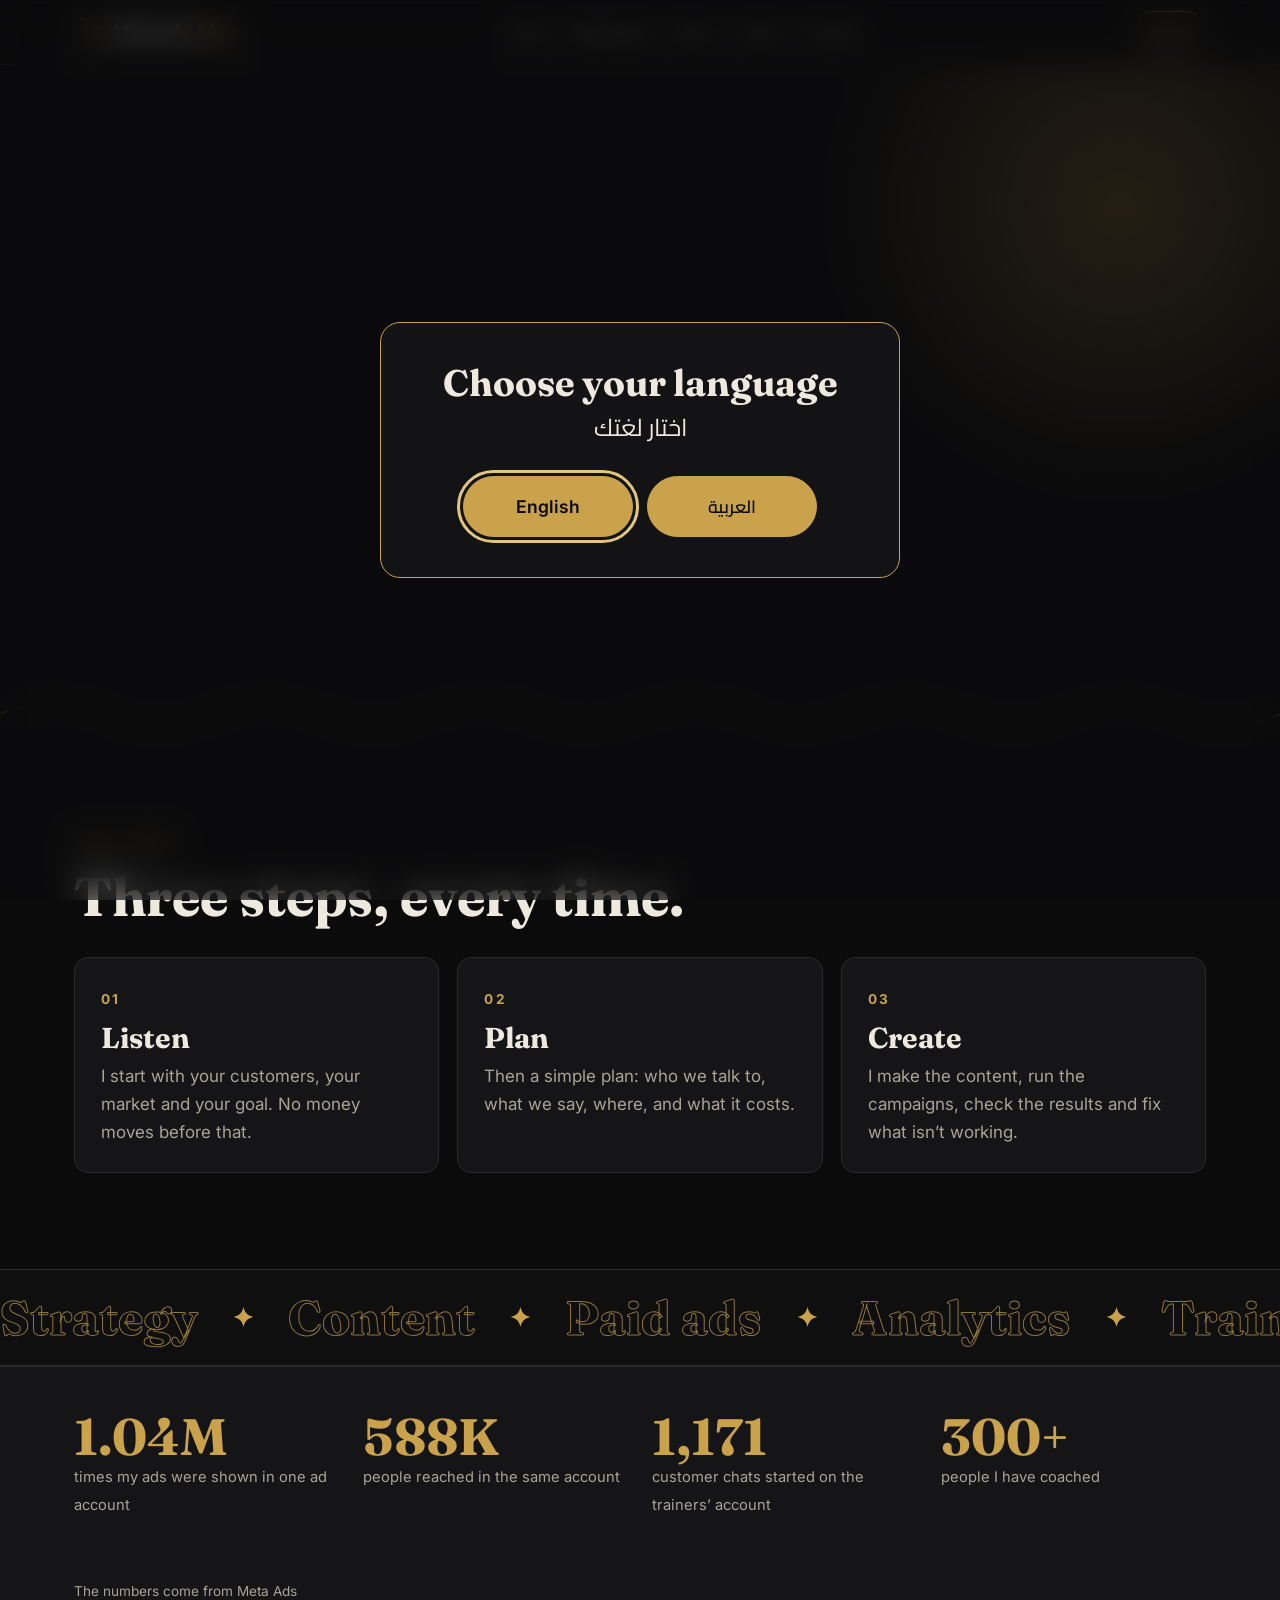
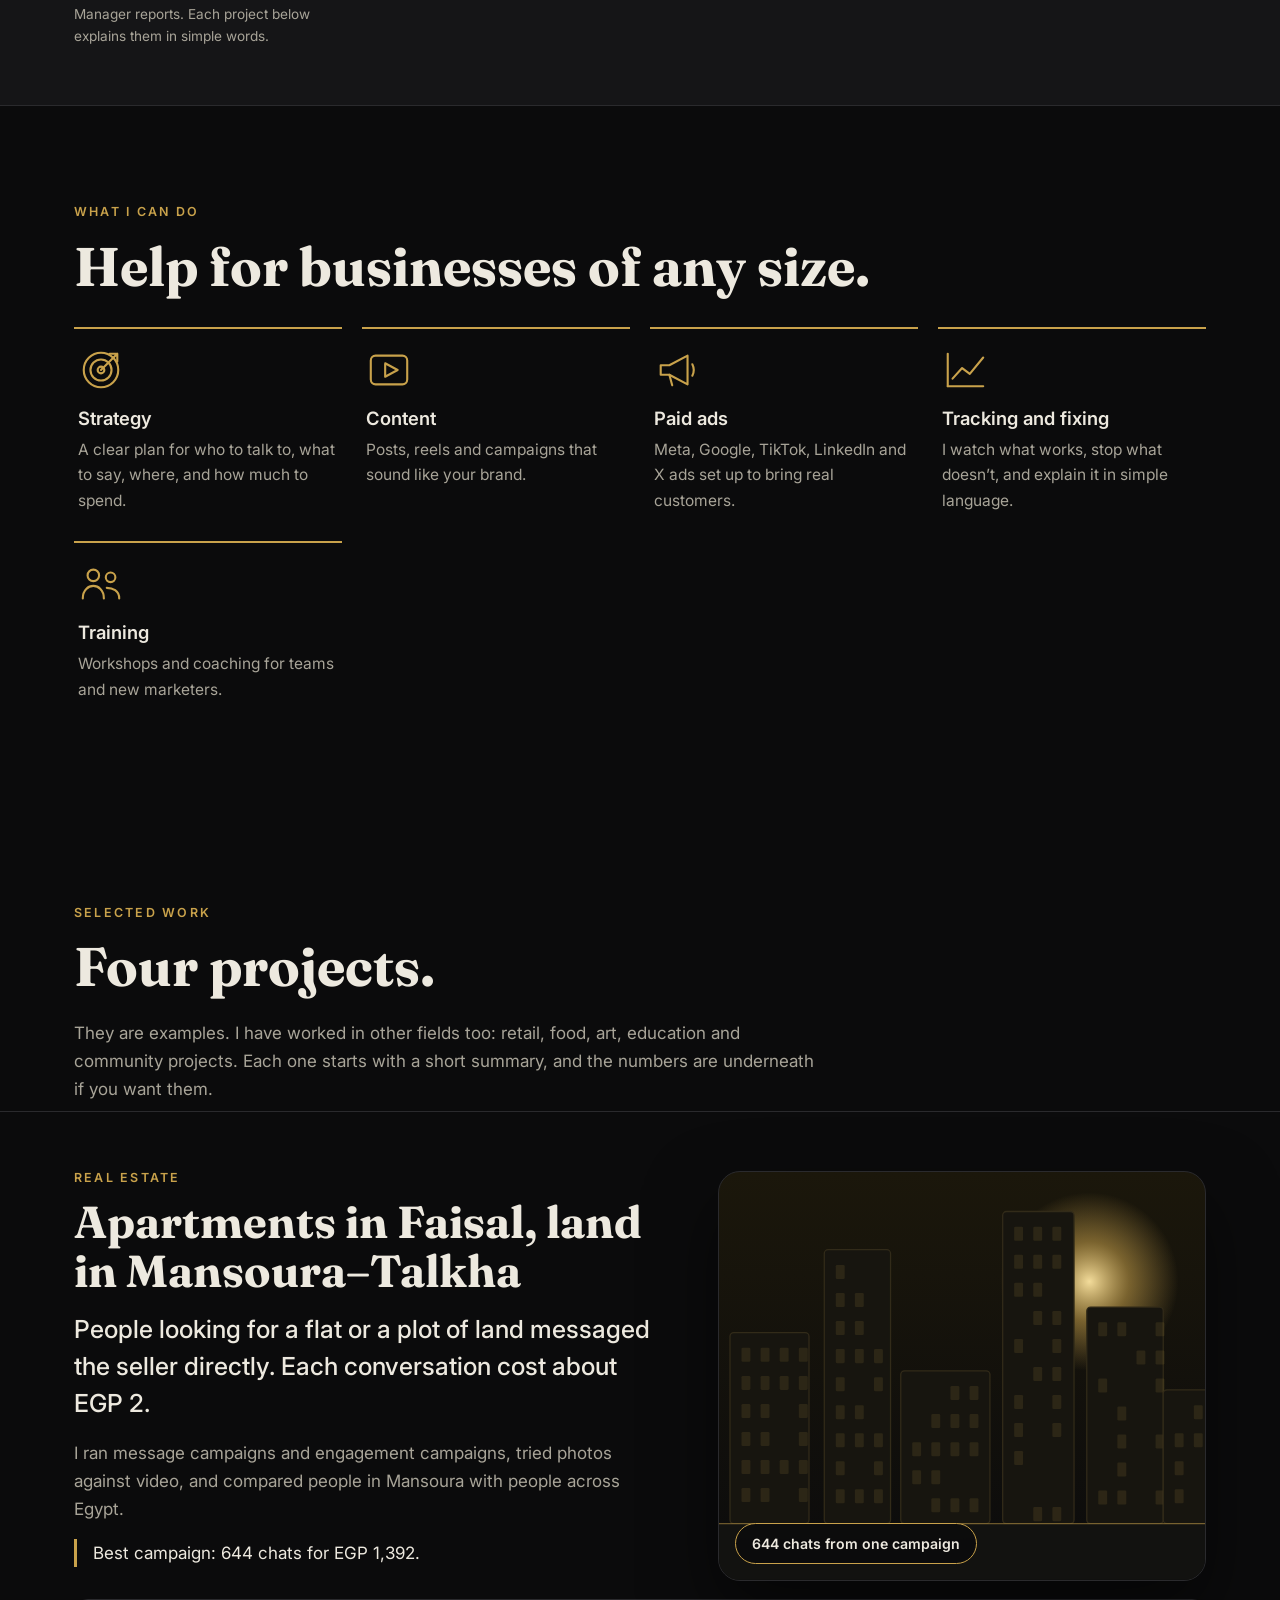
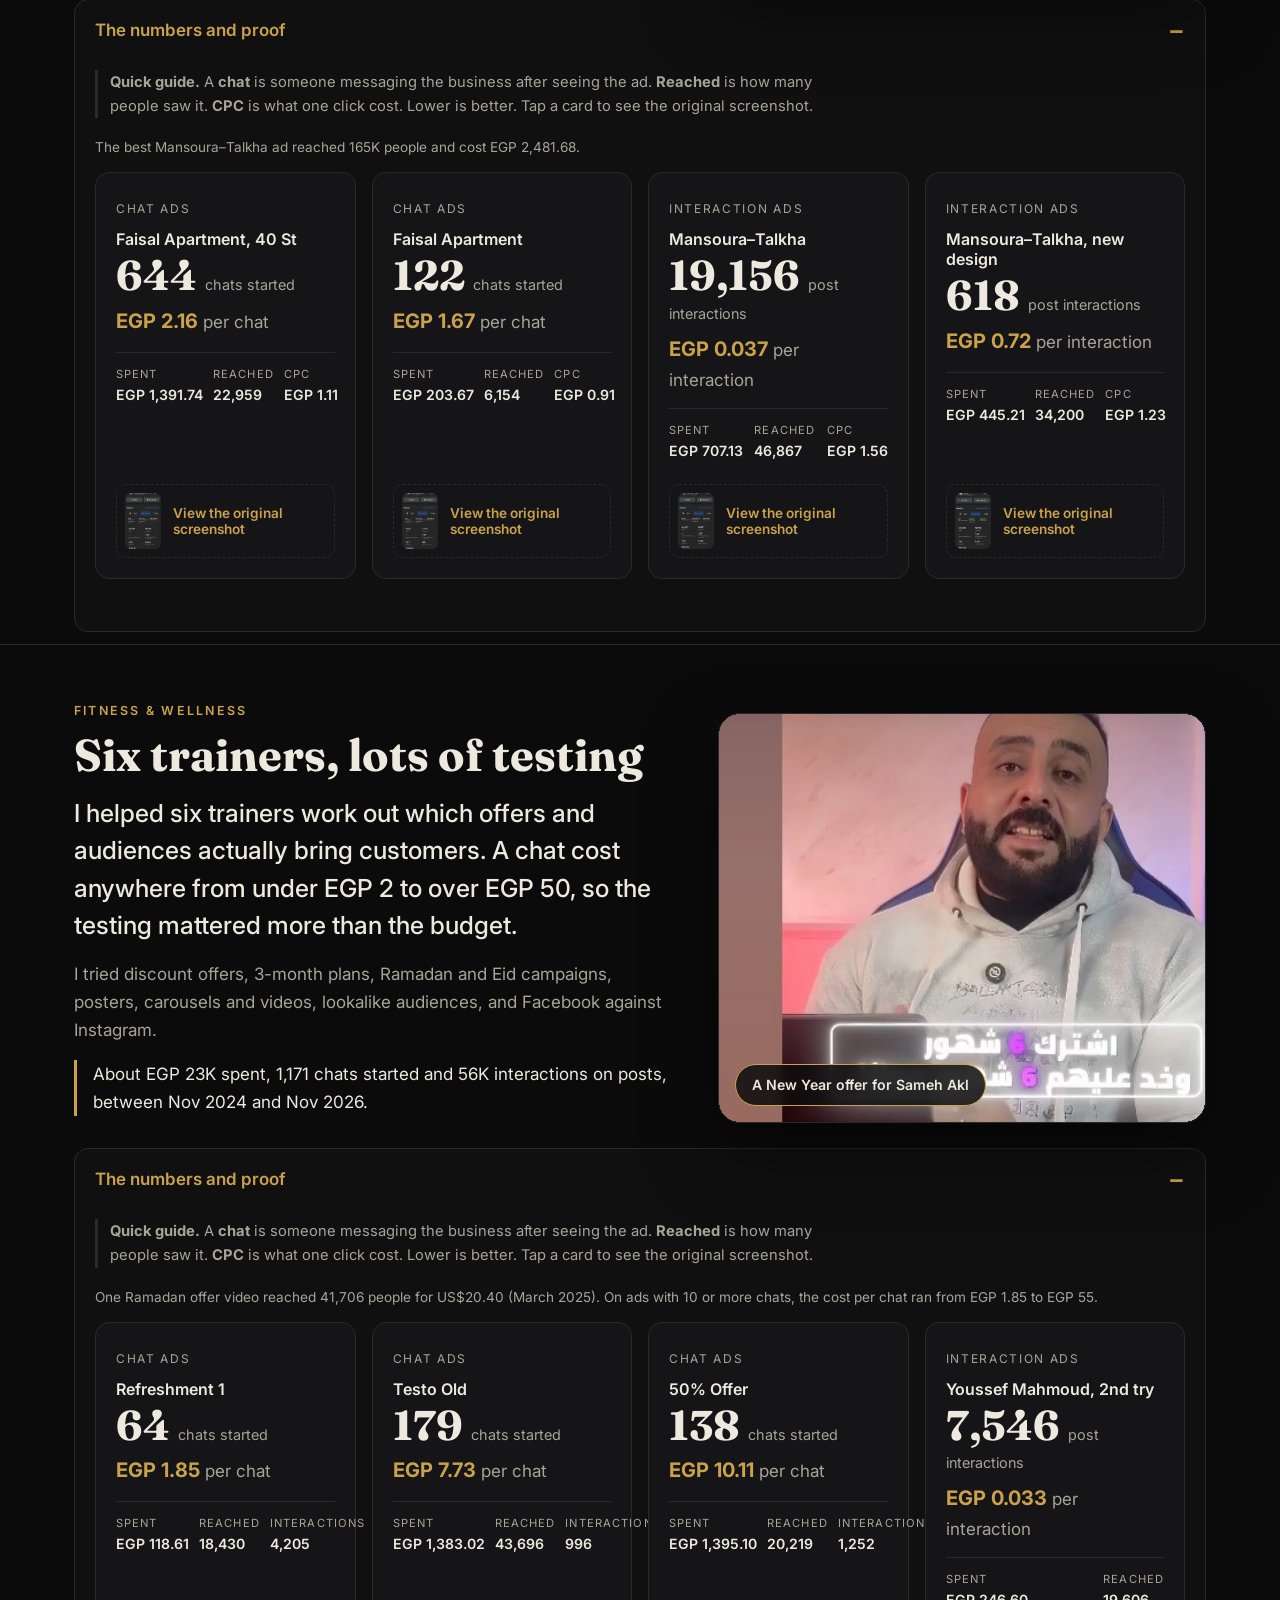
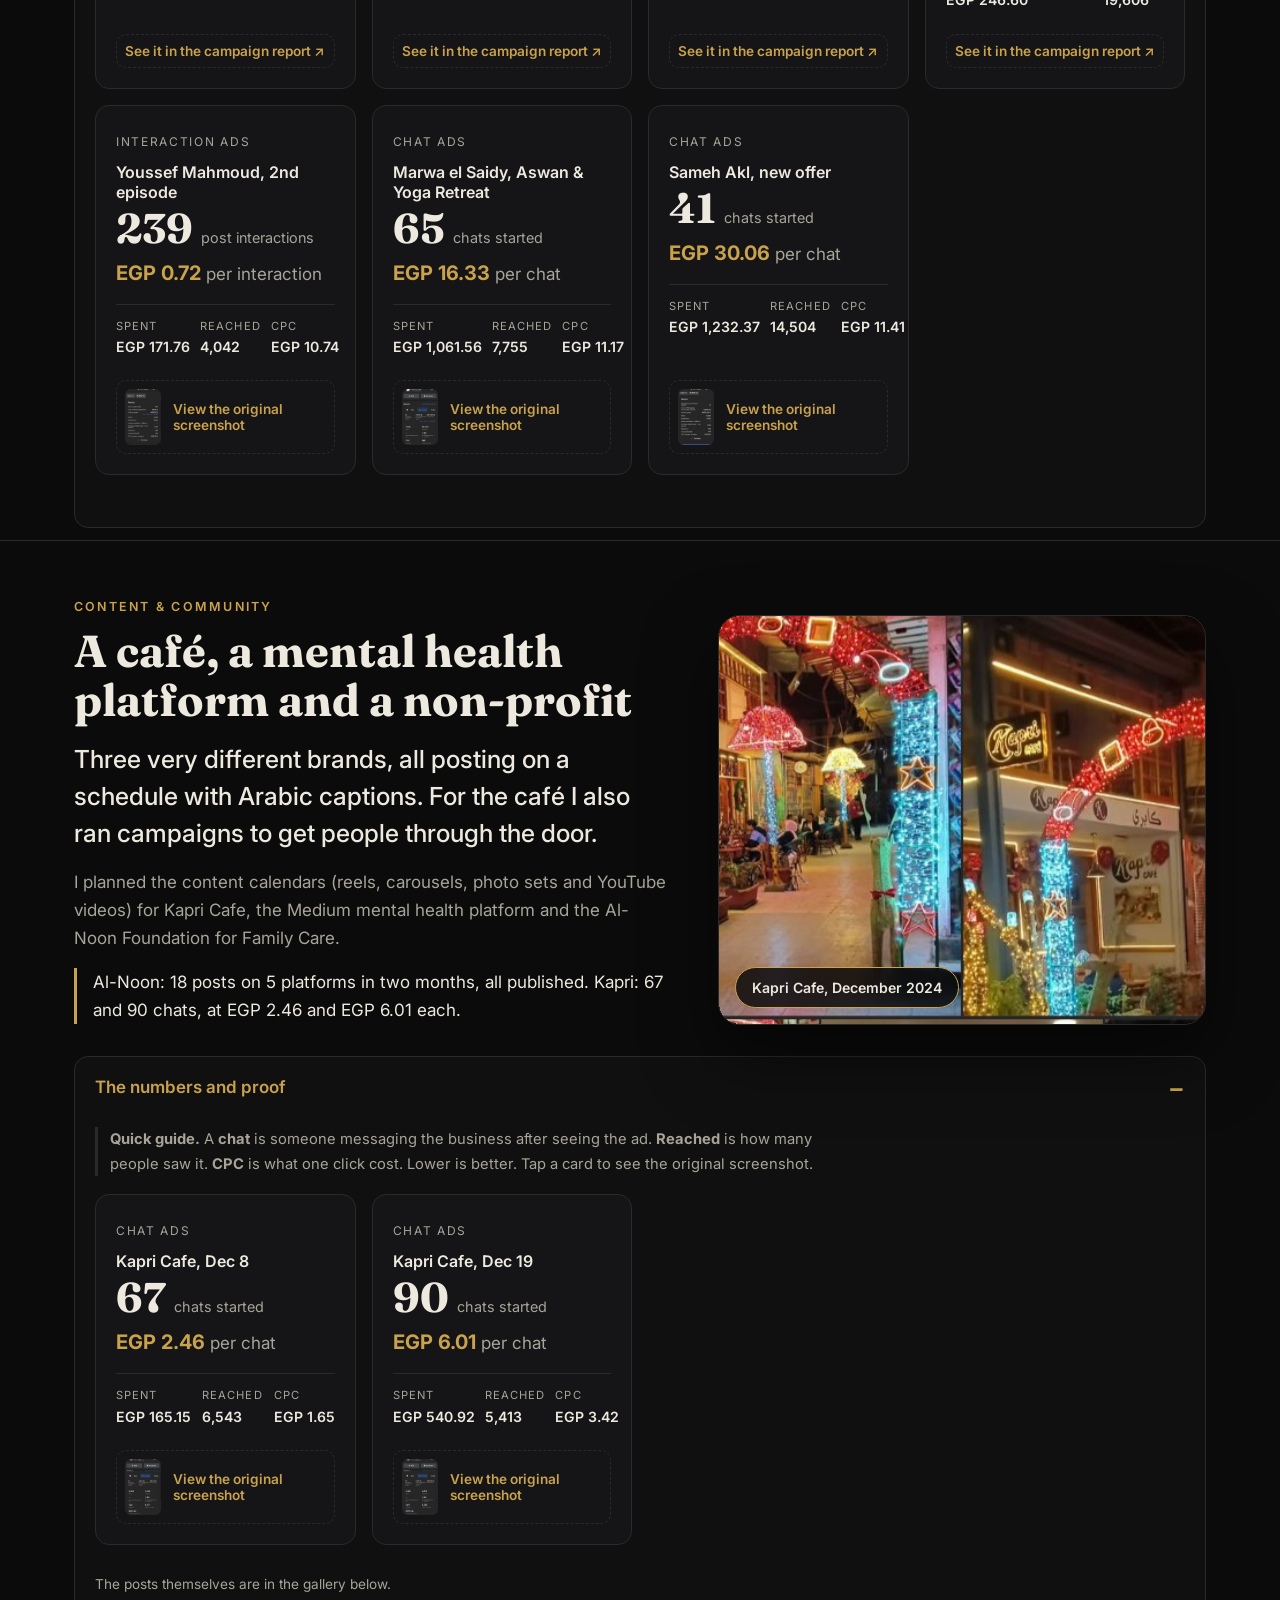
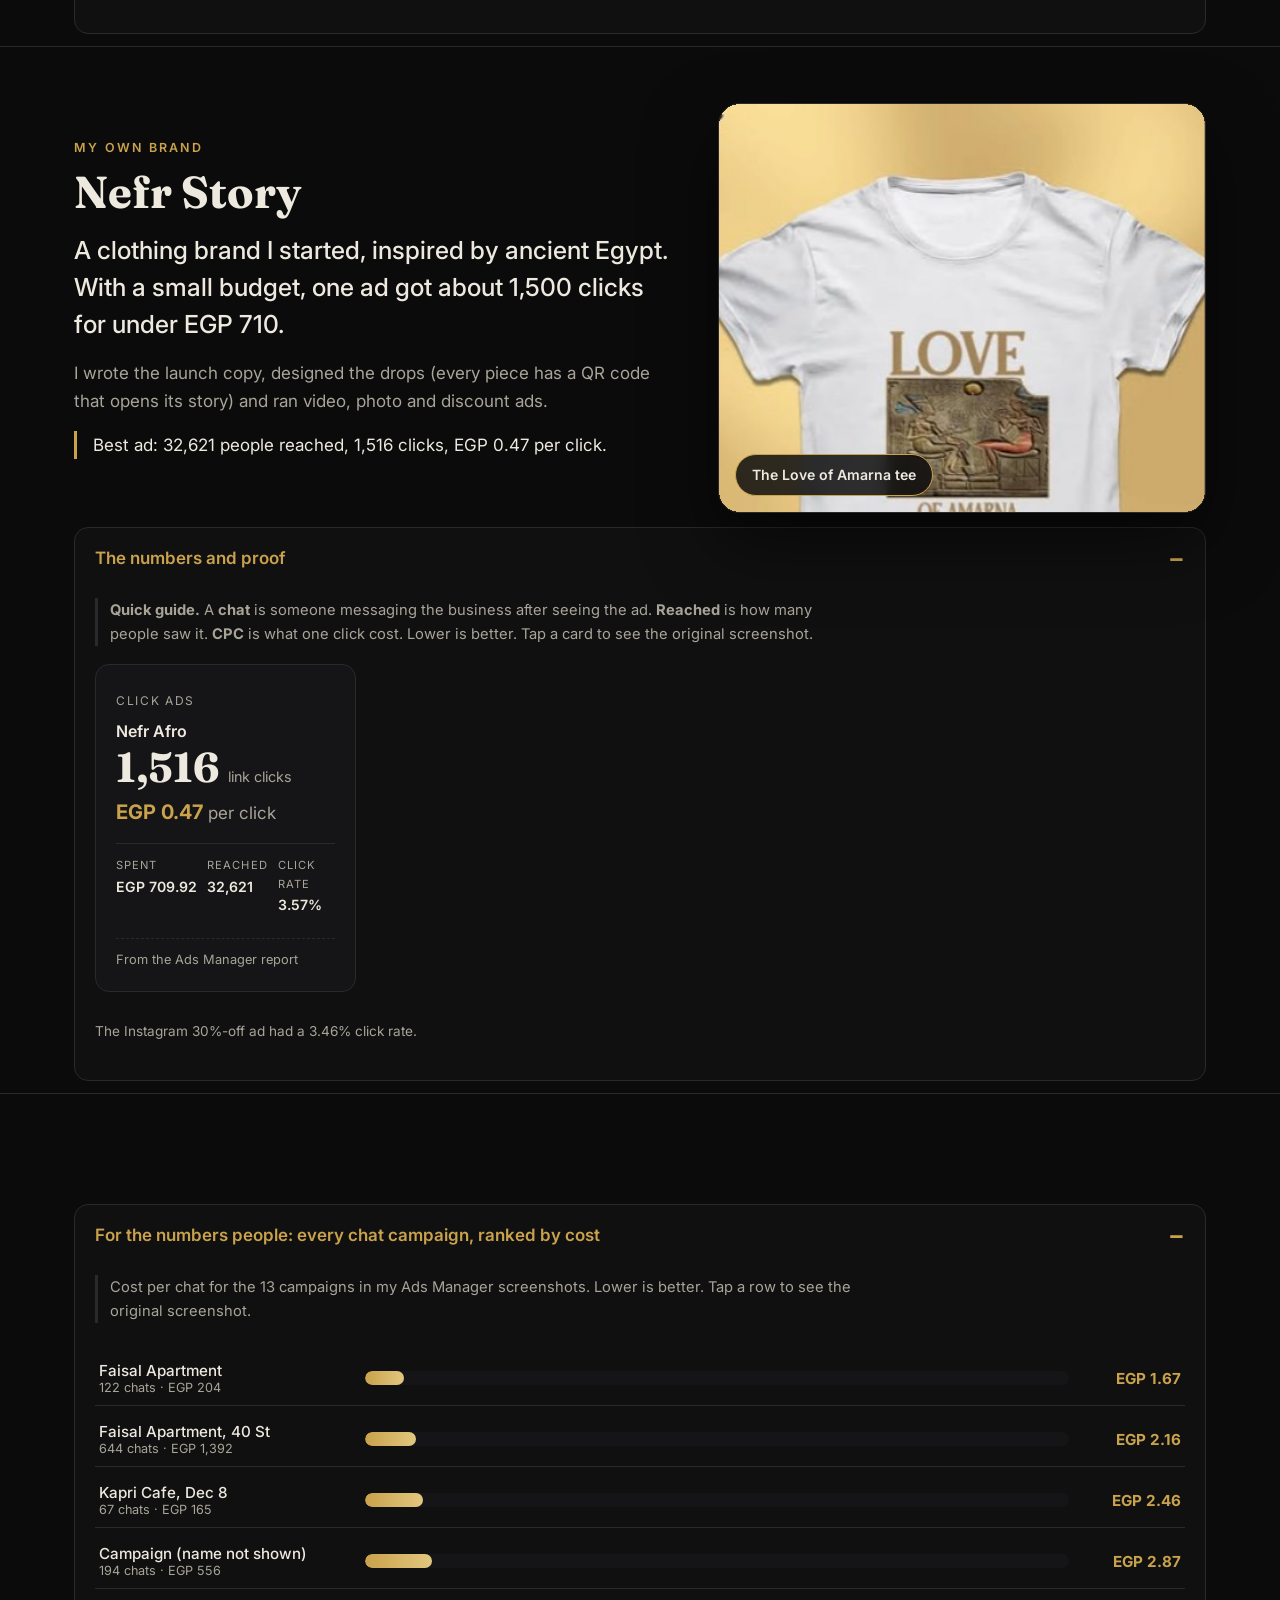
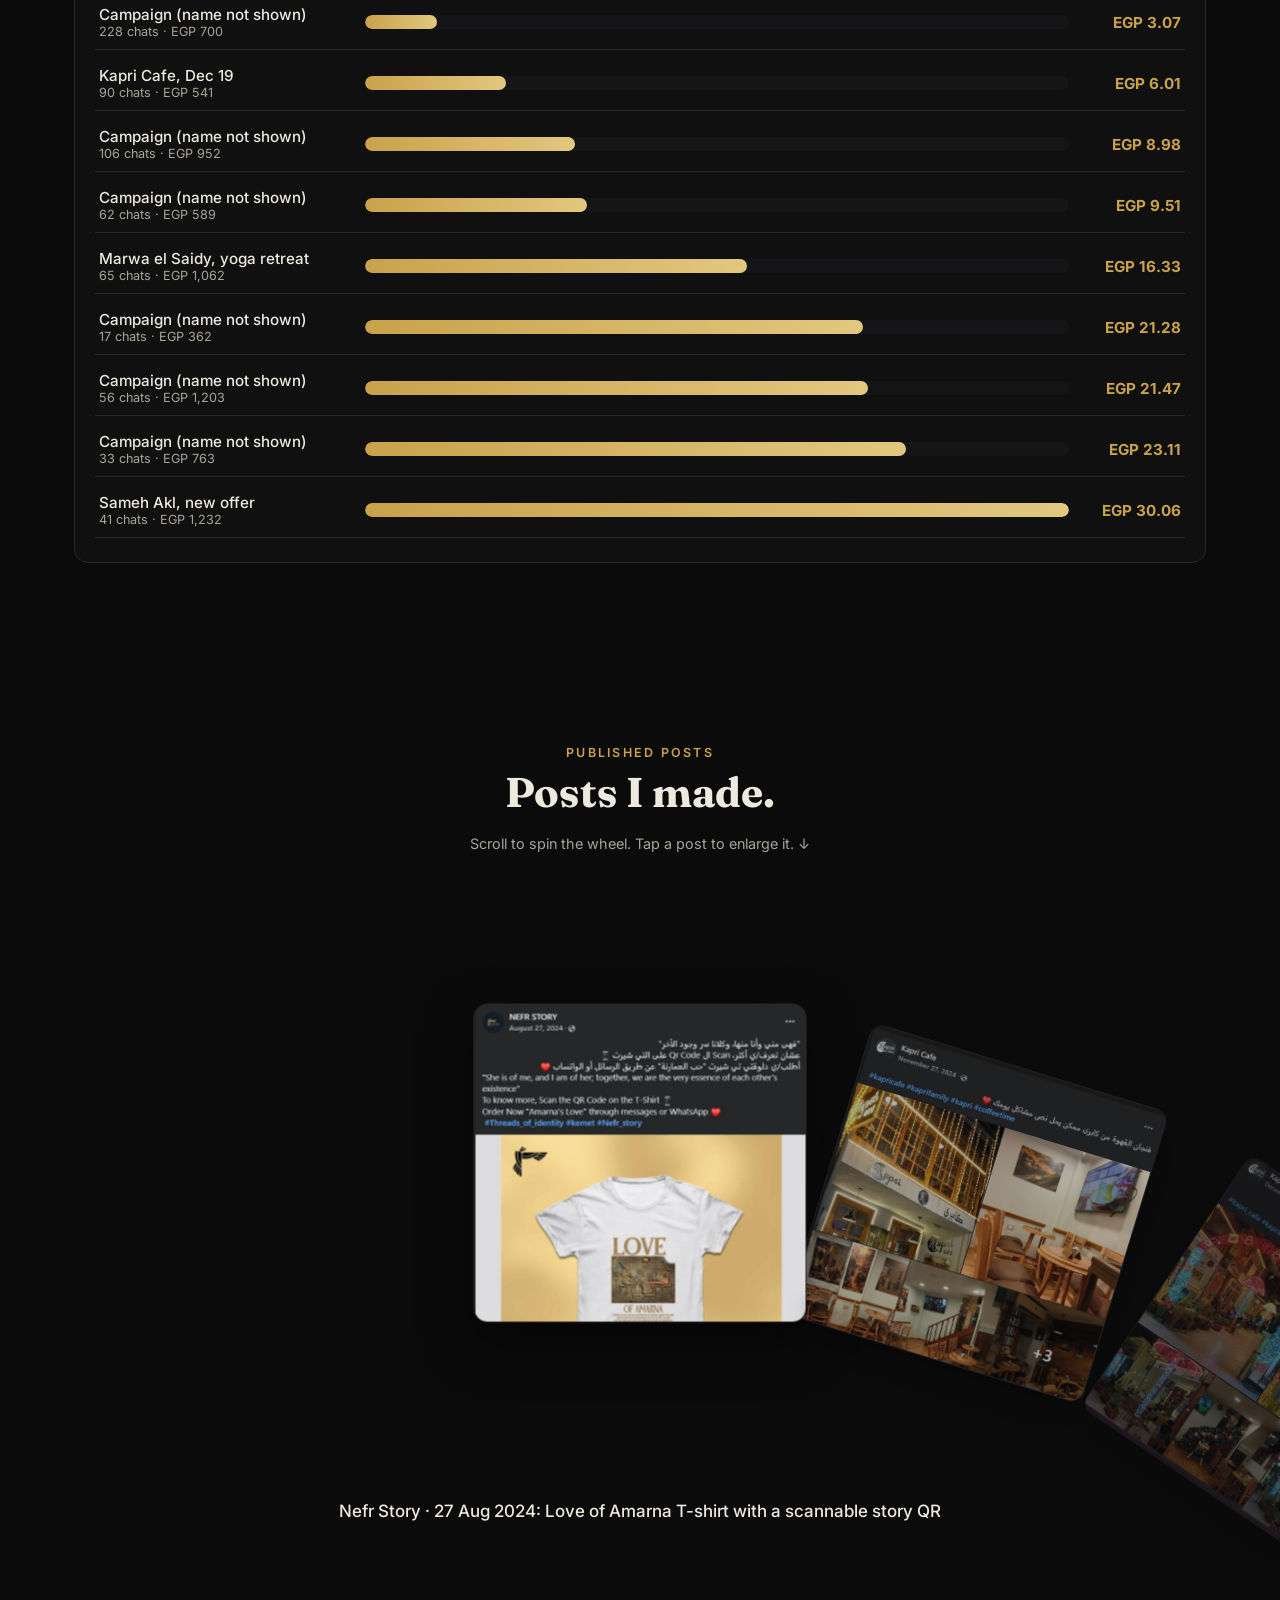
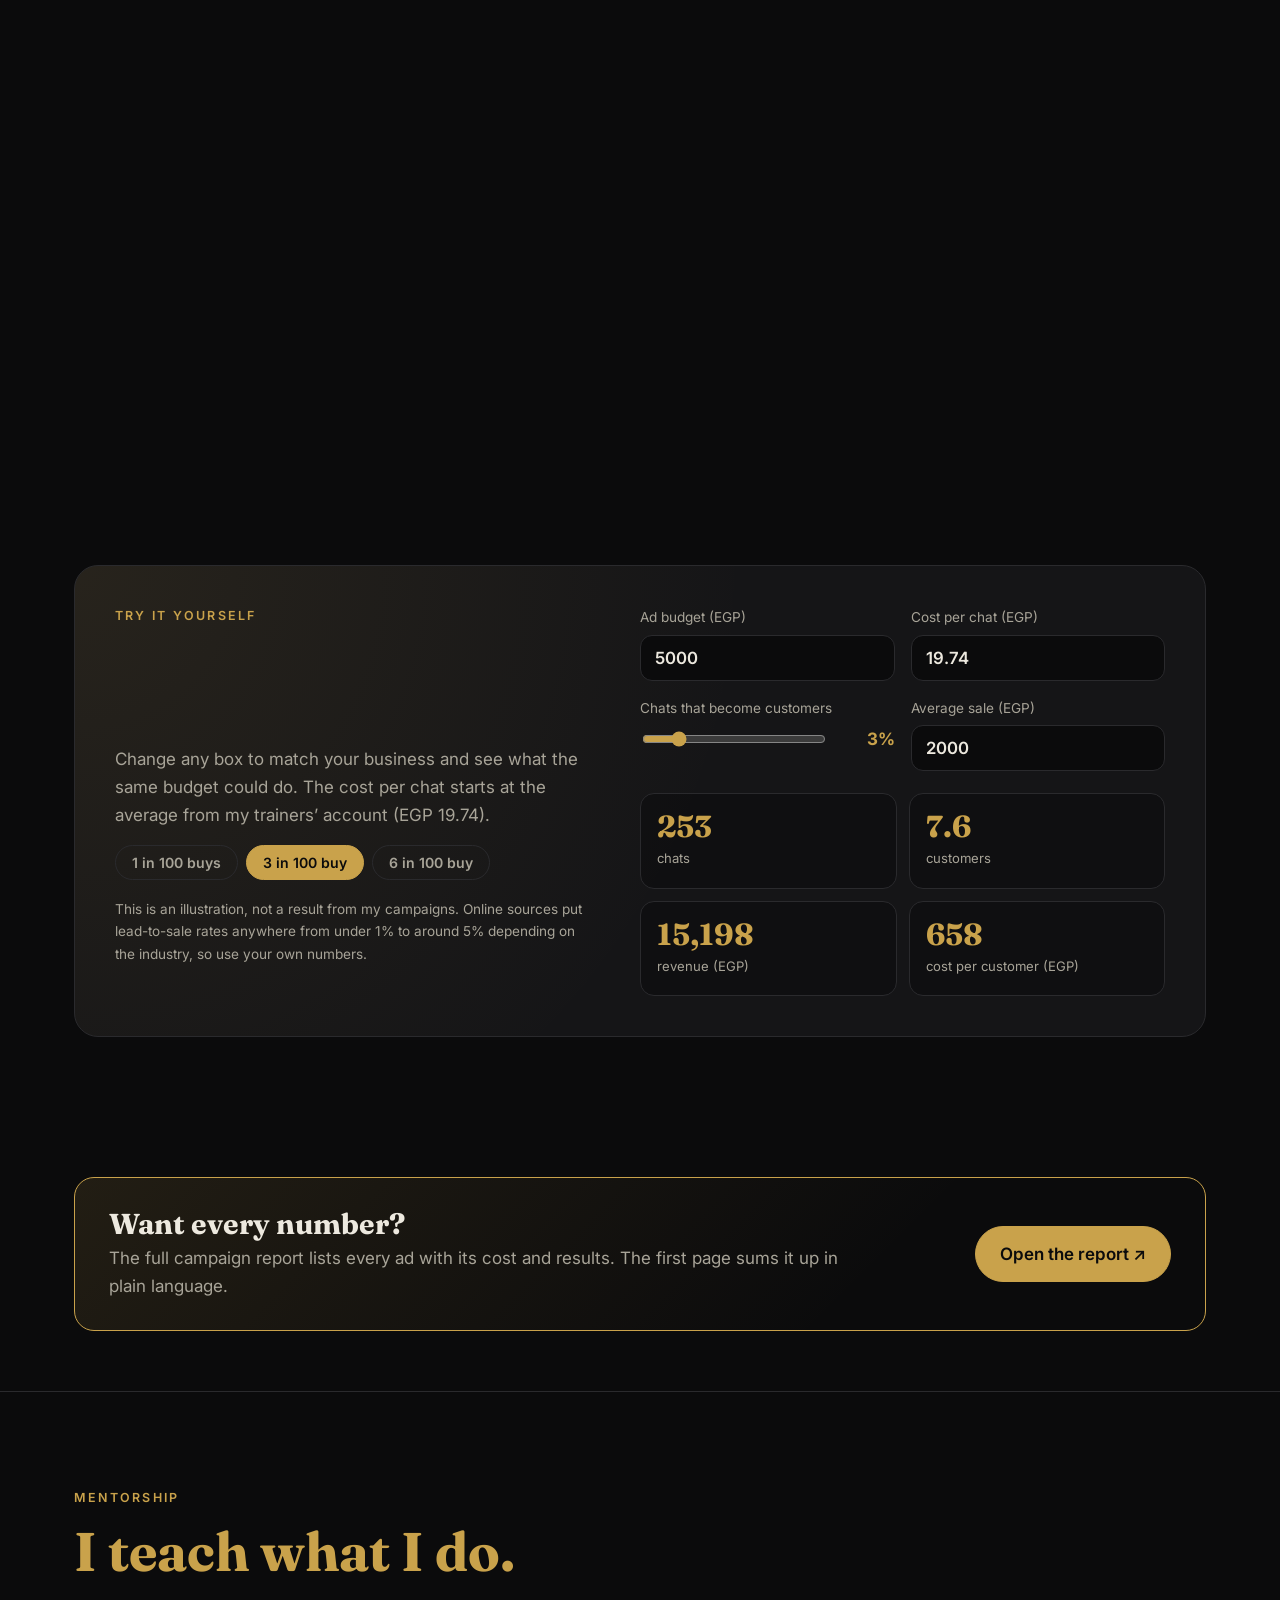
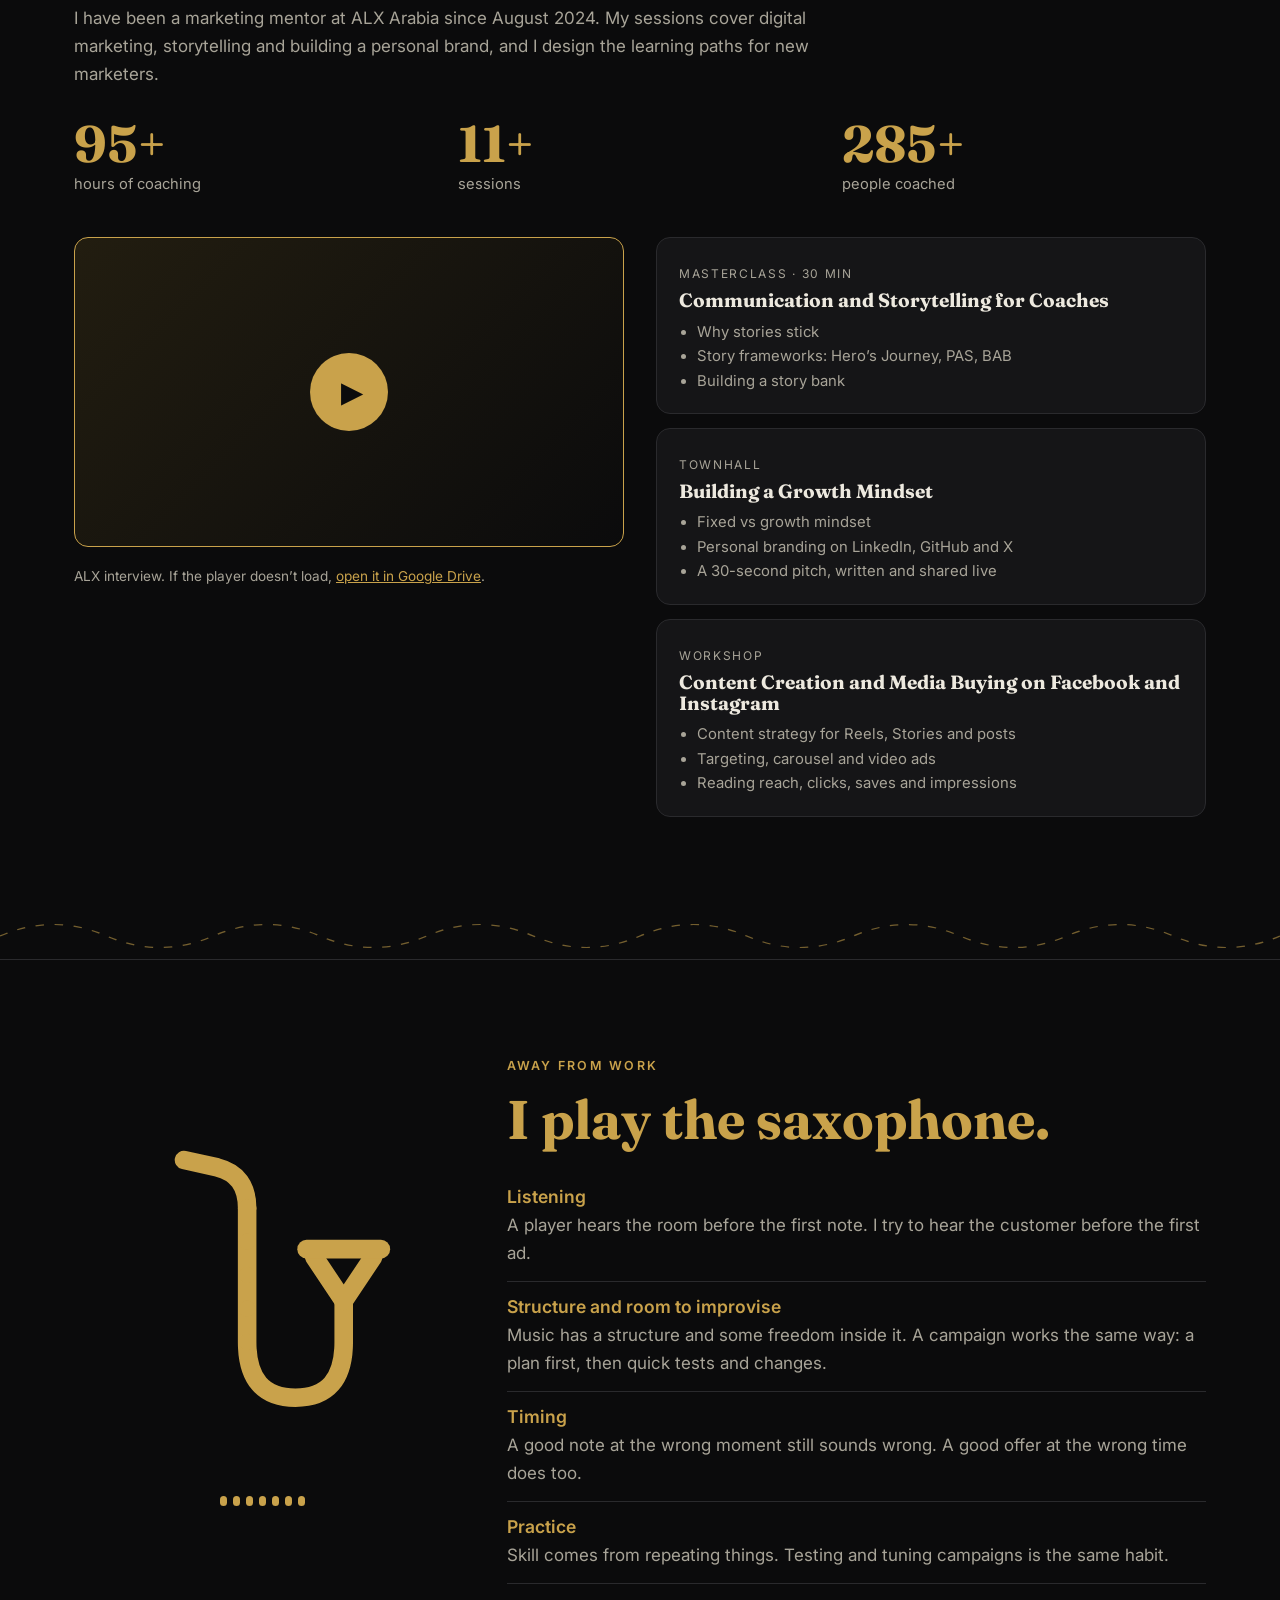
<file: index.html>
<!doctype html>
<html lang="en" dir="ltr" data-root="">
  <head>
    <meta charset="utf-8" />
    <meta name="viewport" content="width=device-width, initial-scale=1" />
    <title>Mostafa Alaa | Marketing strategist and media buyer</title>
    <meta
      name="description"
      content="Marketing strategist and media buyer in Cairo. Strategy, content, paid ads and training for businesses of any size, with real campaign results."
    />
    <link rel="canonical" href="https://malaamos12.github.io/Mostafa-Alaa/" />
    <link
      rel="alternate"
      hreflang="en"
      href="https://malaamos12.github.io/Mostafa-Alaa/"
    />
    <link
      rel="alternate"
      hreflang="ar"
      href="https://malaamos12.github.io/Mostafa-Alaa/ar/"
    />
    <link
      rel="alternate"
      hreflang="x-default"
      href="https://malaamos12.github.io/Mostafa-Alaa/"
    />
    <meta property="og:type" content="website" />
    <meta property="og:site_name" content="Mostafa Alaa" />
    <meta
      property="og:title"
      content="Mostafa Alaa | Marketing strategist and media buyer"
    />
    <meta
      property="og:description"
      content="Marketing strategist and media buyer in Cairo. Strategy, content, paid ads and training for businesses of any size, with real campaign results."
    />
    <meta
      property="og:url"
      content="https://malaamos12.github.io/Mostafa-Alaa/"
    />
    <meta
      property="og:image"
      content="https://malaamos12.github.io/Mostafa-Alaa/assets/images/og-image.jpg"
    />
    <meta property="og:image:width" content="1200" />
    <meta property="og:image:height" content="630" />
    <meta property="og:locale" content="en_US" />
    <meta property="og:locale:alternate" content="ar_EG" />
    <meta name="twitter:card" content="summary_large_image" />
    <meta
      name="twitter:title"
      content="Mostafa Alaa | Marketing strategist and media buyer"
    />
    <meta
      name="twitter:description"
      content="Marketing strategist and media buyer in Cairo. Strategy, content, paid ads and training for businesses of any size, with real campaign results."
    />
    <meta
      name="twitter:image"
      content="https://malaamos12.github.io/Mostafa-Alaa/assets/images/og-image.jpg"
    />
    <link rel="icon" type="image/svg+xml" href="assets/favicon.svg" />
    <script>
      /* If the visitor chose Arabic in the last 14 days, go straight to the Arabic page. */
      (function () {
        try {
          var s = JSON.parse(localStorage.getItem("ma_lang") || "null");
          if (s && s.l === "ar" && Date.now() - s.at < 1209600000)
            location.replace("ar/" + location.hash);
        } catch (e) {}
      })();
    </script>
    <link rel="preconnect" href="https://fonts.googleapis.com" />
    <link rel="preconnect" href="https://fonts.gstatic.com" crossorigin />
    <link
      href="https://fonts.googleapis.com/css2?family=Cairo:wght@600&family=Fraunces:opsz,wght@9..144,500;9..144,700&family=Inter:wght@400;500;600&display=swap"
      rel="stylesheet"
    />
    <link rel="stylesheet" href="css/style.css" />
    <script type="application/ld+json">
      {
        "@context": "https://schema.org",
        "@type": "Person",
        "name": "Mostafa Alaa",
        "alternateName": "مصطفى علاء",
        "jobTitle": "Marketing strategist and media buyer",
        "url": "https://malaamos12.github.io/Mostafa-Alaa/",
        "image": "https://malaamos12.github.io/Mostafa-Alaa/assets/images/og-image.jpg",
        "sameAs": ["https://www.linkedin.com/in/mostafalaa/"],
        "address": {
          "@type": "PostalAddress",
          "addressLocality": "Cairo",
          "addressCountry": "EG"
        },
        "knowsLanguage": ["ar", "en"]
      }
    </script>
  </head>
  <body>
    <svg aria-hidden="true" height="0" style="position: absolute" width="0">
      <symbol id="sax" viewbox="0 0 140 160">
        <g
          fill="none"
          stroke="currentColor"
          stroke-linecap="round"
          stroke-linejoin="round"
          stroke-width="10"
        >
          <path d="M28 14 L46 18 Q62 22 62 40"></path>
          <path
            d="M62 40 L62 112 Q62 142 88 142 Q114 142 114 112 L114 88"
          ></path>
          <path d="M98 66 L114 90 L130 66"></path>
          <path d="M94 62 L134 62"></path>
        </g>
        <g fill="currentColor">
          <circle cx="62" cy="58" r="4.5"></circle>
          <circle cx="62" cy="76" r="4.5"></circle>
          <circle cx="62" cy="94" r="4.5"></circle>
          <circle cx="62" cy="112" r="4.5"></circle>
        </g>
      </symbol>
    </svg>
    <div aria-hidden="true" id="pg"></div>
    <a class="skip" href="#work">Skip to work</a>
    <header class="nav">
      <div class="wrap">
        <a class="logo" href="#top"
          ><svg aria-hidden="true" class="sax" viewbox="0 0 140 160">
            <use href="#sax"></use></svg
          ><span>Mostafa <b>Alaa</b></span></a
        >
        <nav aria-label="Main">
          <ul>
            <li><a class="l" href="#work">Work</a></li>
            <li><a class="l" href="#mentor">Mentorship</a></li>
            <li><a class="l" href="#music">Music</a></li>
            <li><a class="l" href="#about">About</a></li>
            <li><a class="l" href="#contact">Contact</a></li>
          </ul>
        </nav>
        <a class="btn sec" href="ar/" hreflang="ar" id="langToggle" lang="ar"
          >العربية</a
        >
      </div>
    </header>
    <main id="top" tabindex="-1">
      <section class="hero">
        <div aria-hidden="true" class="glow" id="glow"></div>
        <div class="wrap">
          <div>
            <p class="eyebrow ha" style="--n: 0">
              Marketing strategist and media buyer, Cairo
            </p>
            <h1 class="ha" style="--n: 1">
              Marketing starts with <em>listening</em>.
            </h1>
            <p class="lead ha" style="--n: 2">
              I plan, create and run marketing for all kinds of businesses:
              strategy, content, paid ads, audience research and training. I
              don’t stick to one platform or one industry. I pick what fits the
              customer and the goal. I also play the saxophone, and it taught me
              the same habit: listen first, then play.
            </p>
            <div class="cta ha" style="--n: 3">
              <a class="btn pri" href="#work">See my work</a
              ><a
                class="btn sec"
                data-goatcounter-click="cv-download"
                download="Mostafa_Alaa_CV.pdf"
                href="assets/files/Mostafa_Alaa_CV.pdf"
                >Download CV</a
              >
            </div>
          </div>
          <div class="portrait ha" style="--n: 2">
            <img
              alt="Portrait of Mostafa Alaa"
              height="300"
              src="assets/images/mostafa.jpg"
              width="300"
            /><span class="badge"
              ><svg aria-hidden="true" class="sax" viewbox="0 0 140 160">
                <use href="#sax"></use></svg
            ></span>
          </div>
        </div>
      </section>
      <svg
        aria-hidden="true"
        class="wave"
        preserveaspectratio="none"
        viewbox="0 0 1200 60"
      >
        <path
          d="M0 30 Q50 0 100 30 T200 30 T300 30 T400 30 T500 30 T600 30 T700 30 T800 30 T900 30 T1000 30 T1100 30 T1200 30"
        ></path>
      </svg>
      <section class="how">
        <div class="wrap">
          <p class="eyebrow">How I work</p>
          <h2>Three steps, every time.</h2>
          <div class="three">
            <div class="pr">
              <span class="no">01</span>
              <h3>Listen</h3>
              <p>
                I start with your customers, your market and your goal. No money
                moves before that.
              </p>
            </div>
            <div class="pr">
              <span class="no">02</span>
              <h3>Plan</h3>
              <p>
                Then a simple plan: who we talk to, what we say, where, and what
                it costs.
              </p>
            </div>
            <div class="pr">
              <span class="no">03</span>
              <h3>Create</h3>
              <p>
                I make the content, run the campaigns, check the results and fix
                what isn’t working.
              </p>
            </div>
          </div>
        </div>
      </section>
      <div aria-hidden="true" class="marquee">
        <div class="mq">
          <div class="mqg">
            <span>Strategy</span><i>✦</i><span>Content</span><i>✦</i
            ><span>Paid ads</span><i>✦</i><span>Analytics</span><i>✦</i
            ><span>Training</span><i>✦</i><span>Storytelling</span><i>✦</i
            ><span>Media buying</span><i>✦</i><span>Strategy</span><i>✦</i
            ><span>Content</span><i>✦</i><span>Paid ads</span><i>✦</i
            ><span>Analytics</span><i>✦</i><span>Training</span><i>✦</i
            ><span>Storytelling</span><i>✦</i><span>Media buying</span><i>✦</i>
          </div>
          <div class="mqg">
            <span>Strategy</span><i>✦</i><span>Content</span><i>✦</i
            ><span>Paid ads</span><i>✦</i><span>Analytics</span><i>✦</i
            ><span>Training</span><i>✦</i><span>Storytelling</span><i>✦</i
            ><span>Media buying</span><i>✦</i><span>Strategy</span><i>✦</i
            ><span>Content</span><i>✦</i><span>Paid ads</span><i>✦</i
            ><span>Analytics</span><i>✦</i><span>Training</span><i>✦</i
            ><span>Storytelling</span><i>✦</i><span>Media buying</span><i>✦</i>
          </div>
        </div>
      </div>
      <div class="metrics">
        <div class="wrap">
          <div class="m">
            <b data-count="1.04" data-dec="2" data-suf="M">1.04M</b
            ><span>times my ads were shown in one ad account</span>
          </div>
          <div class="m">
            <b data-count="588" data-dec="0" data-suf="K">588K</b
            ><span>people reached in the same account</span>
          </div>
          <div class="m">
            <b data-count="1171" data-dec="0" data-suf="">1,171</b
            ><span>customer chats started on the trainers’ account</span>
          </div>
          <div class="m">
            <b data-count="300" data-dec="0" data-suf="+">300+</b
            ><span>people I have coached</span>
          </div>
        </div>
        <div class="wrap" style="padding-top: 0">
          <p class="note">
            The numbers come from Meta Ads Manager reports. Each project below
            explains them in simple words.
          </p>
        </div>
      </div>
      <section id="services">
        <div class="wrap">
          <p class="eyebrow">What I can do</p>
          <h2>Help for businesses of any size.</h2>
          <div class="svc-grid">
            <div class="svc">
              <svg
                aria-hidden="true"
                class="ico"
                fill="none"
                stroke="currentColor"
                stroke-linecap="round"
                stroke-linejoin="round"
                stroke-width="2.2"
                viewbox="0 0 48 48"
              >
                <circle cx="24" cy="24" r="18"></circle>
                <circle cx="24" cy="24" r="11"></circle>
                <circle cx="24" cy="24" r="3.5"></circle>
                <path d="M24 24 L41 7 M33 7 h8 v8"></path>
              </svg>
              <h3>Strategy</h3>
              <p>
                A clear plan for who to talk to, what to say, where, and how
                much to spend.
              </p>
            </div>
            <div class="svc">
              <svg
                aria-hidden="true"
                class="ico"
                fill="none"
                stroke="currentColor"
                stroke-linecap="round"
                stroke-linejoin="round"
                stroke-width="2.2"
                viewbox="0 0 48 48"
              >
                <rect height="30" rx="5" width="38" x="5" y="9"></rect>
                <path d="M20 17 L33 24 L20 31 Z"></path>
              </svg>
              <h3>Content</h3>
              <p>Posts, reels and campaigns that sound like your brand.</p>
            </div>
            <div class="svc">
              <svg
                aria-hidden="true"
                class="ico"
                fill="none"
                stroke="currentColor"
                stroke-linecap="round"
                stroke-linejoin="round"
                stroke-width="2.2"
                viewbox="0 0 48 48"
              >
                <path d="M7 19 v10 h9 l19 10 V9 L16 19 Z"></path>
                <path d="M16 29 l3 11"></path>
                <path d="M40 18 q3 6 0 12"></path>
              </svg>
              <h3>Paid ads</h3>
              <p>
                Meta, Google, TikTok, LinkedIn and X ads set up to bring real
                customers.
              </p>
            </div>
            <div class="svc">
              <svg
                aria-hidden="true"
                class="ico"
                fill="none"
                stroke="currentColor"
                stroke-linecap="round"
                stroke-linejoin="round"
                stroke-width="2.2"
                viewbox="0 0 48 48"
              >
                <path d="M6 41 V7"></path>
                <path d="M6 41 H43"></path>
                <path d="M11 33 l10 -11 8 6 14 -17"></path>
              </svg>
              <h3>Tracking and fixing</h3>
              <p>
                I watch what works, stop what doesn’t, and explain it in simple
                language.
              </p>
            </div>
            <div class="svc">
              <svg
                aria-hidden="true"
                class="ico"
                fill="none"
                stroke="currentColor"
                stroke-linecap="round"
                stroke-linejoin="round"
                stroke-width="2.2"
                viewbox="0 0 48 48"
              >
                <circle cx="16" cy="15" r="6"></circle>
                <circle cx="34" cy="17" r="5"></circle>
                <path d="M5 39 c0 -9 6 -13 11 -13 s11 4 11 13"></path>
                <path d="M30 28 c6 0 13 3 13 11"></path>
              </svg>
              <h3>Training</h3>
              <p>Workshops and coaching for teams and new marketers.</p>
            </div>
          </div>
        </div>
      </section>
      <section class="worksec" id="work">
        <div class="wrap">
          <p class="eyebrow">Selected work</p>
          <h2>Four projects.</h2>
          <p class="sub-lead">
            They are examples. I have worked in other fields too: retail, food,
            art, education and community projects. Each one starts with a short
            summary, and the numbers are underneath if you want them.
          </p>
        </div>
      </section>
      <article class="proj" id="realestate">
        <div class="wrap">
          <div class="head">
            <div class="txt">
              <p class="eyebrow">Real estate</p>
              <h3>Apartments in Faisal, land in Mansoura–Talkha</h3>
              <p class="plain">
                People looking for a flat or a plot of land messaged the seller
                directly. Each conversation cost about EGP 2.
              </p>
              <p class="pdid">
                I ran message campaigns and engagement campaigns, tried photos
                against video, and compared people in Mansoura with people
                across Egypt.
              </p>
              <p class="pdid pres">Best campaign: 644 chats for EGP 1,392.</p>
            </div>
            <div class="cover svgcover">
              <svg
                aria-label="Illustration of apartment buildings with windows lighting up"
                preserveaspectratio="xMidYMid slice"
                role="img"
                viewbox="0 0 400 320"
              >
                <defs>
                  <radialgradient id="sunG">
                    <stop offset="0" stop-color="#F3DC9B"></stop>
                    <stop
                      offset=".45"
                      stop-color="#C9A24B"
                      stop-opacity=".55"
                    ></stop>
                    <stop
                      offset="1"
                      stop-color="#C9A24B"
                      stop-opacity="0"
                    ></stop>
                  </radialgradient>
                </defs>
                <circle
                  class="sun"
                  cx="300"
                  cy="86"
                  fill="url(#sunG)"
                  r="70"
                ></circle>
                <rect
                  class="bld"
                  height="150"
                  rx="3"
                  width="62"
                  x="18"
                  y="126"
                ></rect>
                <rect
                  class="win"
                  height="11"
                  rx="1"
                  style="animation-delay: 0.75s"
                  width="7"
                  x="27"
                  y="138"
                ></rect>
                <rect
                  class="win"
                  height="11"
                  rx="1"
                  style="animation-delay: 0.36s"
                  width="7"
                  x="42"
                  y="138"
                ></rect>
                <rect
                  class="win"
                  height="11"
                  rx="1"
                  style="animation-delay: 1.83s"
                  width="7"
                  x="57"
                  y="138"
                ></rect>
                <rect
                  class="win"
                  height="11"
                  rx="1"
                  style="animation-delay: 2.54s"
                  width="7"
                  x="72"
                  y="138"
                ></rect>
                <rect
                  class="win"
                  height="11"
                  rx="1"
                  style="animation-delay: 2.17s"
                  width="7"
                  x="27"
                  y="160"
                ></rect>
                <rect
                  class="win"
                  height="11"
                  rx="1"
                  style="animation-delay: 0.45s"
                  width="7"
                  x="42"
                  y="160"
                ></rect>
                <rect
                  class="win"
                  height="11"
                  rx="1"
                  style="animation-delay: 4.13s"
                  width="7"
                  x="57"
                  y="160"
                ></rect>
                <rect
                  class="win"
                  height="11"
                  rx="1"
                  style="animation-delay: 1.12s"
                  width="7"
                  x="72"
                  y="160"
                ></rect>
                <rect
                  class="win"
                  height="11"
                  rx="1"
                  style="animation-delay: 4.74s"
                  width="7"
                  x="27"
                  y="182"
                ></rect>
                <rect
                  class="win"
                  height="11"
                  rx="1"
                  style="animation-delay: 1.98s"
                  width="7"
                  x="42"
                  y="182"
                ></rect>
                <rect
                  class="win"
                  height="11"
                  rx="1"
                  style="animation-delay: 4.29s"
                  width="7"
                  x="72"
                  y="182"
                ></rect>
                <rect
                  class="win"
                  height="11"
                  rx="1"
                  style="animation-delay: 0.72s"
                  width="7"
                  x="27"
                  y="204"
                ></rect>
                <rect
                  class="win"
                  height="11"
                  rx="1"
                  style="animation-delay: 1.54s"
                  width="7"
                  x="42"
                  y="204"
                ></rect>
                <rect
                  class="win"
                  height="11"
                  rx="1"
                  style="animation-delay: 2.91s"
                  width="7"
                  x="72"
                  y="204"
                ></rect>
                <rect
                  class="win"
                  height="11"
                  rx="1"
                  style="animation-delay: 1.86s"
                  width="7"
                  x="27"
                  y="226"
                ></rect>
                <rect
                  class="win"
                  height="11"
                  rx="1"
                  style="animation-delay: 0.31s"
                  width="7"
                  x="42"
                  y="226"
                ></rect>
                <rect
                  class="win"
                  height="11"
                  rx="1"
                  style="animation-delay: 1.03s"
                  width="7"
                  x="57"
                  y="226"
                ></rect>
                <rect
                  class="win"
                  height="11"
                  rx="1"
                  style="animation-delay: 2.14s"
                  width="7"
                  x="72"
                  y="226"
                ></rect>
                <rect
                  class="win"
                  height="11"
                  rx="1"
                  style="animation-delay: 2.93s"
                  width="7"
                  x="27"
                  y="248"
                ></rect>
                <rect
                  class="win"
                  height="11"
                  rx="1"
                  style="animation-delay: 1.5s"
                  width="7"
                  x="42"
                  y="248"
                ></rect>
                <rect
                  class="win"
                  height="11"
                  rx="1"
                  style="animation-delay: 1.22s"
                  width="7"
                  x="72"
                  y="248"
                ></rect>
                <rect
                  class="bld"
                  height="215"
                  rx="3"
                  width="52"
                  x="92"
                  y="61"
                ></rect>
                <rect
                  class="win"
                  height="11"
                  rx="1"
                  style="animation-delay: 2.63s"
                  width="7"
                  x="101"
                  y="73"
                ></rect>
                <rect
                  class="win"
                  height="11"
                  rx="1"
                  style="animation-delay: 4.9s"
                  width="7"
                  x="101"
                  y="95"
                ></rect>
                <rect
                  class="win"
                  height="11"
                  rx="1"
                  style="animation-delay: 2.09s"
                  width="7"
                  x="116"
                  y="95"
                ></rect>
                <rect
                  class="win"
                  height="11"
                  rx="1"
                  style="animation-delay: 2.44s"
                  width="7"
                  x="101"
                  y="117"
                ></rect>
                <rect
                  class="win"
                  height="11"
                  rx="1"
                  style="animation-delay: 3.34s"
                  width="7"
                  x="116"
                  y="117"
                ></rect>
                <rect
                  class="win"
                  height="11"
                  rx="1"
                  style="animation-delay: 4.38s"
                  width="7"
                  x="101"
                  y="139"
                ></rect>
                <rect
                  class="win"
                  height="11"
                  rx="1"
                  style="animation-delay: 3.48s"
                  width="7"
                  x="116"
                  y="139"
                ></rect>
                <rect
                  class="win"
                  height="11"
                  rx="1"
                  style="animation-delay: 2.9s"
                  width="7"
                  x="131"
                  y="139"
                ></rect>
                <rect
                  class="win"
                  height="11"
                  rx="1"
                  style="animation-delay: 4.2s"
                  width="7"
                  x="101"
                  y="161"
                ></rect>
                <rect
                  class="win"
                  height="11"
                  rx="1"
                  style="animation-delay: 3.32s"
                  width="7"
                  x="131"
                  y="161"
                ></rect>
                <rect
                  class="win"
                  height="11"
                  rx="1"
                  style="animation-delay: 3.51s"
                  width="7"
                  x="101"
                  y="183"
                ></rect>
                <rect
                  class="win"
                  height="11"
                  rx="1"
                  style="animation-delay: 4.97s"
                  width="7"
                  x="116"
                  y="183"
                ></rect>
                <rect
                  class="win"
                  height="11"
                  rx="1"
                  style="animation-delay: 1.93s"
                  width="7"
                  x="101"
                  y="205"
                ></rect>
                <rect
                  class="win"
                  height="11"
                  rx="1"
                  style="animation-delay: 0.11s"
                  width="7"
                  x="116"
                  y="205"
                ></rect>
                <rect
                  class="win"
                  height="11"
                  rx="1"
                  style="animation-delay: 0.84s"
                  width="7"
                  x="131"
                  y="205"
                ></rect>
                <rect
                  class="win"
                  height="11"
                  rx="1"
                  style="animation-delay: 0.29s"
                  width="7"
                  x="101"
                  y="227"
                ></rect>
                <rect
                  class="win"
                  height="11"
                  rx="1"
                  style="animation-delay: 1.24s"
                  width="7"
                  x="131"
                  y="227"
                ></rect>
                <rect
                  class="win"
                  height="11"
                  rx="1"
                  style="animation-delay: 4.36s"
                  width="7"
                  x="101"
                  y="249"
                ></rect>
                <rect
                  class="win"
                  height="11"
                  rx="1"
                  style="animation-delay: 2.25s"
                  width="7"
                  x="116"
                  y="249"
                ></rect>
                <rect
                  class="win"
                  height="11"
                  rx="1"
                  style="animation-delay: 4.42s"
                  width="7"
                  x="131"
                  y="249"
                ></rect>
                <rect
                  class="bld"
                  height="120"
                  rx="3"
                  width="70"
                  x="152"
                  y="156"
                ></rect>
                <rect
                  class="win"
                  height="11"
                  rx="1"
                  style="animation-delay: 2.08s"
                  width="7"
                  x="191"
                  y="168"
                ></rect>
                <rect
                  class="win"
                  height="11"
                  rx="1"
                  style="animation-delay: 4.42s"
                  width="7"
                  x="206"
                  y="168"
                ></rect>
                <rect
                  class="win"
                  height="11"
                  rx="1"
                  style="animation-delay: 0.88s"
                  width="7"
                  x="176"
                  y="190"
                ></rect>
                <rect
                  class="win"
                  height="11"
                  rx="1"
                  style="animation-delay: 1.17s"
                  width="7"
                  x="191"
                  y="190"
                ></rect>
                <rect
                  class="win"
                  height="11"
                  rx="1"
                  style="animation-delay: 2.95s"
                  width="7"
                  x="206"
                  y="190"
                ></rect>
                <rect
                  class="win"
                  height="11"
                  rx="1"
                  style="animation-delay: 0.02s"
                  width="7"
                  x="161"
                  y="212"
                ></rect>
                <rect
                  class="win"
                  height="11"
                  rx="1"
                  style="animation-delay: 1.85s"
                  width="7"
                  x="176"
                  y="212"
                ></rect>
                <rect
                  class="win"
                  height="11"
                  rx="1"
                  style="animation-delay: 4.77s"
                  width="7"
                  x="191"
                  y="212"
                ></rect>
                <rect
                  class="win"
                  height="11"
                  rx="1"
                  style="animation-delay: 2.58s"
                  width="7"
                  x="206"
                  y="212"
                ></rect>
                <rect
                  class="win"
                  height="11"
                  rx="1"
                  style="animation-delay: 3.38s"
                  width="7"
                  x="161"
                  y="234"
                ></rect>
                <rect
                  class="win"
                  height="11"
                  rx="1"
                  style="animation-delay: 4.5s"
                  width="7"
                  x="176"
                  y="234"
                ></rect>
                <rect
                  class="win"
                  height="11"
                  rx="1"
                  style="animation-delay: 1.99s"
                  width="7"
                  x="176"
                  y="256"
                ></rect>
                <rect
                  class="win"
                  height="11"
                  rx="1"
                  style="animation-delay: 3.17s"
                  width="7"
                  x="191"
                  y="256"
                ></rect>
                <rect
                  class="win"
                  height="11"
                  rx="1"
                  style="animation-delay: 0.34s"
                  width="7"
                  x="206"
                  y="256"
                ></rect>
                <rect
                  class="bld"
                  height="245"
                  rx="3"
                  width="56"
                  x="232"
                  y="31"
                ></rect>
                <rect
                  class="win"
                  height="11"
                  rx="1"
                  style="animation-delay: 0.81s"
                  width="7"
                  x="241"
                  y="43"
                ></rect>
                <rect
                  class="win"
                  height="11"
                  rx="1"
                  style="animation-delay: 0.26s"
                  width="7"
                  x="256"
                  y="43"
                ></rect>
                <rect
                  class="win"
                  height="11"
                  rx="1"
                  style="animation-delay: 0.76s"
                  width="7"
                  x="271"
                  y="43"
                ></rect>
                <rect
                  class="win"
                  height="11"
                  rx="1"
                  style="animation-delay: 1.82s"
                  width="7"
                  x="241"
                  y="65"
                ></rect>
                <rect
                  class="win"
                  height="11"
                  rx="1"
                  style="animation-delay: 4.37s"
                  width="7"
                  x="256"
                  y="65"
                ></rect>
                <rect
                  class="win"
                  height="11"
                  rx="1"
                  style="animation-delay: 0.74s"
                  width="7"
                  x="271"
                  y="65"
                ></rect>
                <rect
                  class="win"
                  height="11"
                  rx="1"
                  style="animation-delay: 1.74s"
                  width="7"
                  x="241"
                  y="87"
                ></rect>
                <rect
                  class="win"
                  height="11"
                  rx="1"
                  style="animation-delay: 0.61s"
                  width="7"
                  x="256"
                  y="87"
                ></rect>
                <rect
                  class="win"
                  height="11"
                  rx="1"
                  style="animation-delay: 2.42s"
                  width="7"
                  x="256"
                  y="109"
                ></rect>
                <rect
                  class="win"
                  height="11"
                  rx="1"
                  style="animation-delay: 0.51s"
                  width="7"
                  x="271"
                  y="109"
                ></rect>
                <rect
                  class="win"
                  height="11"
                  rx="1"
                  style="animation-delay: 1.32s"
                  width="7"
                  x="241"
                  y="131"
                ></rect>
                <rect
                  class="win"
                  height="11"
                  rx="1"
                  style="animation-delay: 0.12s"
                  width="7"
                  x="271"
                  y="131"
                ></rect>
                <rect
                  class="win"
                  height="11"
                  rx="1"
                  style="animation-delay: 0.73s"
                  width="7"
                  x="256"
                  y="153"
                ></rect>
                <rect
                  class="win"
                  height="11"
                  rx="1"
                  style="animation-delay: 0.14s"
                  width="7"
                  x="271"
                  y="153"
                ></rect>
                <rect
                  class="win"
                  height="11"
                  rx="1"
                  style="animation-delay: 4.89s"
                  width="7"
                  x="241"
                  y="175"
                ></rect>
                <rect
                  class="win"
                  height="11"
                  rx="1"
                  style="animation-delay: 1.31s"
                  width="7"
                  x="271"
                  y="175"
                ></rect>
                <rect
                  class="win"
                  height="11"
                  rx="1"
                  style="animation-delay: 0.84s"
                  width="7"
                  x="241"
                  y="197"
                ></rect>
                <rect
                  class="win"
                  height="11"
                  rx="1"
                  style="animation-delay: 3.9s"
                  width="7"
                  x="271"
                  y="197"
                ></rect>
                <rect
                  class="win"
                  height="11"
                  rx="1"
                  style="animation-delay: 1.12s"
                  width="7"
                  x="241"
                  y="219"
                ></rect>
                <rect
                  class="win"
                  height="11"
                  rx="1"
                  style="animation-delay: 2.59s"
                  width="7"
                  x="256"
                  y="263"
                ></rect>
                <rect
                  class="win"
                  height="11"
                  rx="1"
                  style="animation-delay: 0.14s"
                  width="7"
                  x="271"
                  y="263"
                ></rect>
                <rect
                  class="bld"
                  height="170"
                  rx="3"
                  width="60"
                  x="298"
                  y="106"
                ></rect>
                <rect
                  class="win"
                  height="11"
                  rx="1"
                  style="animation-delay: 1.4s"
                  width="7"
                  x="307"
                  y="118"
                ></rect>
                <rect
                  class="win"
                  height="11"
                  rx="1"
                  style="animation-delay: 3.46s"
                  width="7"
                  x="322"
                  y="118"
                ></rect>
                <rect
                  class="win"
                  height="11"
                  rx="1"
                  style="animation-delay: 4.69s"
                  width="7"
                  x="352"
                  y="118"
                ></rect>
                <rect
                  class="win"
                  height="11"
                  rx="1"
                  style="animation-delay: 1.1s"
                  width="7"
                  x="337"
                  y="140"
                ></rect>
                <rect
                  class="win"
                  height="11"
                  rx="1"
                  style="animation-delay: 0.98s"
                  width="7"
                  x="352"
                  y="140"
                ></rect>
                <rect
                  class="win"
                  height="11"
                  rx="1"
                  style="animation-delay: 3.12s"
                  width="7"
                  x="307"
                  y="162"
                ></rect>
                <rect
                  class="win"
                  height="11"
                  rx="1"
                  style="animation-delay: 3.26s"
                  width="7"
                  x="352"
                  y="162"
                ></rect>
                <rect
                  class="win"
                  height="11"
                  rx="1"
                  style="animation-delay: 3.3s"
                  width="7"
                  x="322"
                  y="184"
                ></rect>
                <rect
                  class="win"
                  height="11"
                  rx="1"
                  style="animation-delay: 0.89s"
                  width="7"
                  x="322"
                  y="206"
                ></rect>
                <rect
                  class="win"
                  height="11"
                  rx="1"
                  style="animation-delay: 4s"
                  width="7"
                  x="352"
                  y="206"
                ></rect>
                <rect
                  class="win"
                  height="11"
                  rx="1"
                  style="animation-delay: 2.01s"
                  width="7"
                  x="322"
                  y="228"
                ></rect>
                <rect
                  class="win"
                  height="11"
                  rx="1"
                  style="animation-delay: 0.64s"
                  width="7"
                  x="307"
                  y="250"
                ></rect>
                <rect
                  class="win"
                  height="11"
                  rx="1"
                  style="animation-delay: 4.52s"
                  width="7"
                  x="322"
                  y="250"
                ></rect>
                <rect
                  class="win"
                  height="11"
                  rx="1"
                  style="animation-delay: 4.13s"
                  width="7"
                  x="352"
                  y="250"
                ></rect>
                <rect
                  class="bld"
                  height="105"
                  rx="3"
                  width="38"
                  x="358"
                  y="171"
                ></rect>
                <rect
                  class="win"
                  height="11"
                  rx="1"
                  style="animation-delay: 1.75s"
                  width="7"
                  x="382"
                  y="183"
                ></rect>
                <rect
                  class="win"
                  height="11"
                  rx="1"
                  style="animation-delay: 0.65s"
                  width="7"
                  x="367"
                  y="205"
                ></rect>
                <rect
                  class="win"
                  height="11"
                  rx="1"
                  style="animation-delay: 4.85s"
                  width="7"
                  x="382"
                  y="205"
                ></rect>
                <rect
                  class="win"
                  height="11"
                  rx="1"
                  style="animation-delay: 2.63s"
                  width="7"
                  x="367"
                  y="227"
                ></rect>
                <rect
                  class="win"
                  height="11"
                  rx="1"
                  style="animation-delay: 4.36s"
                  width="7"
                  x="367"
                  y="249"
                ></rect>
                <rect
                  fill="#121210"
                  height="44"
                  width="400"
                  x="0"
                  y="276"
                ></rect>
                <path
                  d="M0 276 H400"
                  stroke="#C9A24B"
                  stroke-opacity=".5"
                ></path></svg
              ><span class="chip">644 chats from one campaign</span>
            </div>
          </div>
          <details class="data" data-set="" open="">
            <summary><span>The numbers and proof</span></summary>
            <div class="inner">
              <p class="guide">
                <b>Quick guide.</b> A <b>chat</b> is someone messaging the
                business after seeing the ad. <b>Reached</b> is how many people
                saw it. <b>CPC</b> is what one click cost. Lower is better. Tap
                a card to see the original screenshot.
              </p>
              <p class="note">
                The best Mansoura–Talkha ad reached 165K people and cost EGP
                2,481.68.
              </p>
              <div class="runs">
                <article class="run">
                  <div class="run-top"><span class="tag">Chat ads</span></div>
                  <h4>Faisal Apartment, 40 St</h4>
                  <div class="hero-n"><b>644</b><span>chats started</span></div>
                  <p class="each"><b>EGP 2.16</b> <span>per chat</span></p>
                  <dl class="mini">
                    <div>
                      <dt>Spent</dt>
                      <dd>EGP 1,391.74</dd>
                    </div>
                    <div>
                      <dt>Reached</dt>
                      <dd>22,959</dd>
                    </div>
                    <div>
                      <dt>CPC</dt>
                      <dd>EGP 1.11</dd>
                    </div>
                  </dl>
                  <button
                    class="proof"
                    data-cap="Faisal Apartment, 40 St: 644 chats at EGP 2.16"
                    data-lb=""
                    data-src="i-mb8"
                  >
                    <img
                      alt="Faisal Apartment 40 St: 644 conversations at EGP 2.16"
                      id="i-mb8"
                      loading="lazy"
                      src="assets/images/ads-8.jpg"
                    /><span>View the original screenshot</span>
                  </button>
                </article>
                <article class="run">
                  <div class="run-top"><span class="tag">Chat ads</span></div>
                  <h4>Faisal Apartment</h4>
                  <div class="hero-n"><b>122</b><span>chats started</span></div>
                  <p class="each"><b>EGP 1.67</b> <span>per chat</span></p>
                  <dl class="mini">
                    <div>
                      <dt>Spent</dt>
                      <dd>EGP 203.67</dd>
                    </div>
                    <div>
                      <dt>Reached</dt>
                      <dd>6,154</dd>
                    </div>
                    <div>
                      <dt>CPC</dt>
                      <dd>EGP 0.91</dd>
                    </div>
                  </dl>
                  <button
                    class="proof"
                    data-cap="Faisal Apartment: 122 chats at EGP 1.67"
                    data-lb=""
                    data-src="i-mb9"
                  >
                    <img
                      alt="Faisal Apartment: 122 conversations at EGP 1.67"
                      id="i-mb9"
                      loading="lazy"
                      src="assets/images/ads-9.jpg"
                    /><span>View the original screenshot</span>
                  </button>
                </article>
                <article class="run">
                  <div class="run-top">
                    <span class="tag">Interaction ads</span>
                  </div>
                  <h4>Mansoura–Talkha</h4>
                  <div class="hero-n">
                    <b>19,156</b><span>post interactions</span>
                  </div>
                  <p class="each">
                    <b>EGP 0.037</b> <span>per interaction</span>
                  </p>
                  <dl class="mini">
                    <div>
                      <dt>Spent</dt>
                      <dd>EGP 707.13</dd>
                    </div>
                    <div>
                      <dt>Reached</dt>
                      <dd>46,867</dd>
                    </div>
                    <div>
                      <dt>CPC</dt>
                      <dd>EGP 1.56</dd>
                    </div>
                  </dl>
                  <button
                    class="proof"
                    data-cap="Mansoura–Talkha: 19,156 interactions at EGP 0.037"
                    data-lb=""
                    data-src="i-mb3"
                  >
                    <img
                      alt="Mansoura Talkha: 19,156 engagements at EGP 0.0369"
                      id="i-mb3"
                      loading="lazy"
                      src="assets/images/ads-3.jpg"
                    /><span>View the original screenshot</span>
                  </button>
                </article>
                <article class="run">
                  <div class="run-top">
                    <span class="tag">Interaction ads</span>
                  </div>
                  <h4>Mansoura–Talkha, new design</h4>
                  <div class="hero-n">
                    <b>618</b><span>post interactions</span>
                  </div>
                  <p class="each">
                    <b>EGP 0.72</b> <span>per interaction</span>
                  </p>
                  <dl class="mini">
                    <div>
                      <dt>Spent</dt>
                      <dd>EGP 445.21</dd>
                    </div>
                    <div>
                      <dt>Reached</dt>
                      <dd>34,200</dd>
                    </div>
                    <div>
                      <dt>CPC</dt>
                      <dd>EGP 1.23</dd>
                    </div>
                  </dl>
                  <button
                    class="proof"
                    data-cap="Mansoura–Talkha new design: 618 interactions at EGP 0.72"
                    data-lb=""
                    data-src="i-mb2"
                  >
                    <img
                      alt="Mansoura Talkha new design: 618 engagements, reach 34,200"
                      id="i-mb2"
                      loading="lazy"
                      src="assets/images/ads-2.jpg"
                    /><span>View the original screenshot</span>
                  </button>
                </article>
              </div>
            </div>
          </details>
        </div>
      </article>
      <article class="proj" id="fitness">
        <div class="wrap">
          <div class="head">
            <div class="txt">
              <p class="eyebrow">Fitness &amp; wellness</p>
              <h3>Six trainers, lots of testing</h3>
              <p class="plain">
                I helped six trainers work out which offers and audiences
                actually bring customers. A chat cost anywhere from under EGP 2
                to over EGP 50, so the testing mattered more than the budget.
              </p>
              <p class="pdid">
                I tried discount offers, 3-month plans, Ramadan and Eid
                campaigns, posters, carousels and videos, lookalike audiences,
                and Facebook against Instagram.
              </p>
              <p class="pdid pres">
                About EGP 23K spent, 1,171 chats started and 56K interactions on
                posts, between Nov 2024 and Nov 2026.
              </p>
            </div>
            <div class="cover">
              <img
                alt="Facebook reel with a trainer offering six months free"
                data-px=""
                loading="lazy"
                src="assets/images/cover-fitness.jpg"
              /><span class="chip">A New Year offer for Sameh Akl</span>
            </div>
          </div>
          <details class="data" data-set="" open="">
            <summary><span>The numbers and proof</span></summary>
            <div class="inner">
              <p class="guide">
                <b>Quick guide.</b> A <b>chat</b> is someone messaging the
                business after seeing the ad. <b>Reached</b> is how many people
                saw it. <b>CPC</b> is what one click cost. Lower is better. Tap
                a card to see the original screenshot.
              </p>
              <p class="note">
                One Ramadan offer video reached 41,706 people for US$20.40
                (March 2025). On ads with 10 or more chats, the cost per chat
                ran from EGP 1.85 to EGP 55.
              </p>
              <div class="runs">
                <article class="run">
                  <div class="run-top"><span class="tag">Chat ads</span></div>
                  <h4>Refreshment 1</h4>
                  <div class="hero-n"><b>64</b><span>chats started</span></div>
                  <p class="each"><b>EGP 1.85</b> <span>per chat</span></p>
                  <dl class="mini">
                    <div>
                      <dt>Spent</dt>
                      <dd>EGP 118.61</dd>
                    </div>
                    <div>
                      <dt>Reached</dt>
                      <dd>18,430</dd>
                    </div>
                    <div>
                      <dt>Interactions</dt>
                      <dd>4,205</dd>
                    </div>
                  </dl>
                  <a
                    class="proof"
                    data-goatcounter-click="open-report"
                    data-report=""
                    href="campaign_report.html?lang=en"
                    ><span>See it in the campaign report ↗</span></a
                  >
                </article>
                <article class="run">
                  <div class="run-top"><span class="tag">Chat ads</span></div>
                  <h4>Testo Old</h4>
                  <div class="hero-n"><b>179</b><span>chats started</span></div>
                  <p class="each"><b>EGP 7.73</b> <span>per chat</span></p>
                  <dl class="mini">
                    <div>
                      <dt>Spent</dt>
                      <dd>EGP 1,383.02</dd>
                    </div>
                    <div>
                      <dt>Reached</dt>
                      <dd>43,696</dd>
                    </div>
                    <div>
                      <dt>Interactions</dt>
                      <dd>996</dd>
                    </div>
                  </dl>
                  <a
                    class="proof"
                    data-goatcounter-click="open-report"
                    data-report=""
                    href="campaign_report.html?lang=en"
                    ><span>See it in the campaign report ↗</span></a
                  >
                </article>
                <article class="run">
                  <div class="run-top"><span class="tag">Chat ads</span></div>
                  <h4>50% Offer</h4>
                  <div class="hero-n"><b>138</b><span>chats started</span></div>
                  <p class="each"><b>EGP 10.11</b> <span>per chat</span></p>
                  <dl class="mini">
                    <div>
                      <dt>Spent</dt>
                      <dd>EGP 1,395.10</dd>
                    </div>
                    <div>
                      <dt>Reached</dt>
                      <dd>20,219</dd>
                    </div>
                    <div>
                      <dt>Interactions</dt>
                      <dd>1,252</dd>
                    </div>
                  </dl>
                  <a
                    class="proof"
                    data-goatcounter-click="open-report"
                    data-report=""
                    href="campaign_report.html?lang=en"
                    ><span>See it in the campaign report ↗</span></a
                  >
                </article>
                <article class="run">
                  <div class="run-top">
                    <span class="tag">Interaction ads</span>
                  </div>
                  <h4>Youssef Mahmoud, 2nd try</h4>
                  <div class="hero-n">
                    <b>7,546</b><span>post interactions</span>
                  </div>
                  <p class="each">
                    <b>EGP 0.033</b> <span>per interaction</span>
                  </p>
                  <dl class="mini">
                    <div>
                      <dt>Spent</dt>
                      <dd>EGP 246.60</dd>
                    </div>
                    <div>
                      <dt>Reached</dt>
                      <dd>19,606</dd>
                    </div>
                  </dl>
                  <a
                    class="proof"
                    data-goatcounter-click="open-report"
                    data-report=""
                    href="campaign_report.html?lang=en"
                    ><span>See it in the campaign report ↗</span></a
                  >
                </article>
                <article class="run">
                  <div class="run-top">
                    <span class="tag">Interaction ads</span>
                  </div>
                  <h4>Youssef Mahmoud, 2nd episode</h4>
                  <div class="hero-n">
                    <b>239</b><span>post interactions</span>
                  </div>
                  <p class="each">
                    <b>EGP 0.72</b> <span>per interaction</span>
                  </p>
                  <dl class="mini">
                    <div>
                      <dt>Spent</dt>
                      <dd>EGP 171.76</dd>
                    </div>
                    <div>
                      <dt>Reached</dt>
                      <dd>4,042</dd>
                    </div>
                    <div>
                      <dt>CPC</dt>
                      <dd>EGP 10.74</dd>
                    </div>
                  </dl>
                  <button
                    class="proof"
                    data-cap="Youssef Mahmoud, 2nd episode: 239 interactions at EGP 0.72"
                    data-lb=""
                    data-src="i-mb7"
                  >
                    <img
                      alt="Youssef Mahmoud second episode: 239 engagements at EGP 0.72"
                      id="i-mb7"
                      loading="lazy"
                      src="assets/images/ads-7.jpg"
                    /><span>View the original screenshot</span>
                  </button>
                </article>
                <article class="run">
                  <div class="run-top"><span class="tag">Chat ads</span></div>
                  <h4>Marwa el Saidy, Aswan &amp; Yoga Retreat</h4>
                  <div class="hero-n"><b>65</b><span>chats started</span></div>
                  <p class="each"><b>EGP 16.33</b> <span>per chat</span></p>
                  <dl class="mini">
                    <div>
                      <dt>Spent</dt>
                      <dd>EGP 1,061.56</dd>
                    </div>
                    <div>
                      <dt>Reached</dt>
                      <dd>7,755</dd>
                    </div>
                    <div>
                      <dt>CPC</dt>
                      <dd>EGP 11.17</dd>
                    </div>
                  </dl>
                  <button
                    class="proof"
                    data-cap="Marwa el Saidy yoga retreat: 65 chats at EGP 16.33"
                    data-lb=""
                    data-src="i-mb15"
                  >
                    <img
                      alt="Marwa el Saidy yoga retreat: 65 conversations at EGP 16.33"
                      id="i-mb15"
                      loading="lazy"
                      src="assets/images/ads-15.jpg"
                    /><span>View the original screenshot</span>
                  </button>
                </article>
                <article class="run">
                  <div class="run-top"><span class="tag">Chat ads</span></div>
                  <h4>Sameh Akl, new offer</h4>
                  <div class="hero-n"><b>41</b><span>chats started</span></div>
                  <p class="each"><b>EGP 30.06</b> <span>per chat</span></p>
                  <dl class="mini">
                    <div>
                      <dt>Spent</dt>
                      <dd>EGP 1,232.37</dd>
                    </div>
                    <div>
                      <dt>Reached</dt>
                      <dd>14,504</dd>
                    </div>
                    <div>
                      <dt>CPC</dt>
                      <dd>EGP 11.41</dd>
                    </div>
                  </dl>
                  <button
                    class="proof"
                    data-cap="Sameh Akl new offer: 41 chats at EGP 30.06"
                    data-lb=""
                    data-src="i-mb5"
                  >
                    <img
                      alt="Sameh Akl new offer: 41 conversations at EGP 30.06"
                      id="i-mb5"
                      loading="lazy"
                      src="assets/images/ads-5.jpg"
                    /><span>View the original screenshot</span>
                  </button>
                </article>
              </div>
            </div>
          </details>
        </div>
      </article>
      <article class="proj" id="content">
        <div class="wrap">
          <div class="head">
            <div class="txt">
              <p class="eyebrow">Content &amp; community</p>
              <h3>A café, a mental health platform and a non-profit</h3>
              <p class="plain">
                Three very different brands, all posting on a schedule with
                Arabic captions. For the café I also ran campaigns to get people
                through the door.
              </p>
              <p class="pdid">
                I planned the content calendars (reels, carousels, photo sets
                and YouTube videos) for Kapri Cafe, the Medium mental health
                platform and the Al-Noon Foundation for Family Care.
              </p>
              <p class="pdid pres">
                Al-Noon: 18 posts on 5 platforms in two months, all published.
                Kapri: 67 and 90 chats, at EGP 2.46 and EGP 6.01 each.
              </p>
            </div>
            <div class="cover">
              <img
                alt="Kapri Cafe street decorated with festive lights at night"
                data-px=""
                loading="lazy"
                src="assets/images/cover-kapri.jpg"
              /><span class="chip">Kapri Cafe, December 2024</span>
            </div>
          </div>
          <details class="data" data-set="" open="">
            <summary><span>The numbers and proof</span></summary>
            <div class="inner">
              <p class="guide">
                <b>Quick guide.</b> A <b>chat</b> is someone messaging the
                business after seeing the ad. <b>Reached</b> is how many people
                saw it. <b>CPC</b> is what one click cost. Lower is better. Tap
                a card to see the original screenshot.
              </p>
              <div class="runs">
                <article class="run">
                  <div class="run-top"><span class="tag">Chat ads</span></div>
                  <h4>Kapri Cafe, Dec 8</h4>
                  <div class="hero-n"><b>67</b><span>chats started</span></div>
                  <p class="each"><b>EGP 2.46</b> <span>per chat</span></p>
                  <dl class="mini">
                    <div>
                      <dt>Spent</dt>
                      <dd>EGP 165.15</dd>
                    </div>
                    <div>
                      <dt>Reached</dt>
                      <dd>6,543</dd>
                    </div>
                    <div>
                      <dt>CPC</dt>
                      <dd>EGP 1.65</dd>
                    </div>
                  </dl>
                  <button
                    class="proof"
                    data-cap="Kapri Cafe Dec 8: 67 chats at EGP 2.46"
                    data-lb=""
                    data-src="i-mb11"
                  >
                    <img
                      alt="Kapri Cafe Dec 8 campaign: 67 conversations at EGP 2.46"
                      id="i-mb11"
                      loading="lazy"
                      src="assets/images/ads-11.jpg"
                    /><span>View the original screenshot</span>
                  </button>
                </article>
                <article class="run">
                  <div class="run-top"><span class="tag">Chat ads</span></div>
                  <h4>Kapri Cafe, Dec 19</h4>
                  <div class="hero-n"><b>90</b><span>chats started</span></div>
                  <p class="each"><b>EGP 6.01</b> <span>per chat</span></p>
                  <dl class="mini">
                    <div>
                      <dt>Spent</dt>
                      <dd>EGP 540.92</dd>
                    </div>
                    <div>
                      <dt>Reached</dt>
                      <dd>5,413</dd>
                    </div>
                    <div>
                      <dt>CPC</dt>
                      <dd>EGP 3.42</dd>
                    </div>
                  </dl>
                  <button
                    class="proof"
                    data-cap="Kapri Cafe Dec 19: 90 chats at EGP 6.01"
                    data-lb=""
                    data-src="i-mb10"
                  >
                    <img
                      alt="Kapri Cafe Dec 19 campaign: 90 conversations at EGP 6.01"
                      id="i-mb10"
                      loading="lazy"
                      src="assets/images/ads-10.jpg"
                    /><span>View the original screenshot</span>
                  </button>
                </article>
              </div>
              <p class="note">The posts themselves are in the gallery below.</p>
            </div>
          </details>
        </div>
      </article>
      <article class="proj" id="nefr">
        <div class="wrap">
          <div class="head">
            <div class="txt">
              <p class="eyebrow">My own brand</p>
              <h3>Nefr Story</h3>
              <p class="plain">
                A clothing brand I started, inspired by ancient Egypt. With a
                small budget, one ad got about 1,500 clicks for under EGP 710.
              </p>
              <p class="pdid">
                I wrote the launch copy, designed the drops (every piece has a
                QR code that opens its story) and ran video, photo and discount
                ads.
              </p>
              <p class="pdid pres">
                Best ad: 32,621 people reached, 1,516 clicks, EGP 0.47 per
                click.
              </p>
            </div>
            <div class="cover">
              <img
                alt="Love of Amarna T-shirt on a gold background"
                data-px=""
                loading="lazy"
                src="assets/images/cover-nefr.jpg"
              /><span class="chip">The Love of Amarna tee</span>
            </div>
          </div>
          <details class="data" data-set="" open="">
            <summary><span>The numbers and proof</span></summary>
            <div class="inner">
              <p class="guide">
                <b>Quick guide.</b> A <b>chat</b> is someone messaging the
                business after seeing the ad. <b>Reached</b> is how many people
                saw it. <b>CPC</b> is what one click cost. Lower is better. Tap
                a card to see the original screenshot.
              </p>
              <div class="runs">
                <article class="run">
                  <div class="run-top"><span class="tag">Click ads</span></div>
                  <h4>Nefr Afro</h4>
                  <div class="hero-n"><b>1,516</b><span>link clicks</span></div>
                  <p class="each"><b>EGP 0.47</b> <span>per click</span></p>
                  <dl class="mini">
                    <div>
                      <dt>Spent</dt>
                      <dd>EGP 709.92</dd>
                    </div>
                    <div>
                      <dt>Reached</dt>
                      <dd>32,621</dd>
                    </div>
                    <div>
                      <dt>Click rate</dt>
                      <dd>3.57%</dd>
                    </div>
                  </dl>
                  <p class="exp">From the Ads Manager report</p>
                </article>
              </div>
              <p class="note">
                The Instagram 30%-off ad had a 3.46% click rate.
              </p>
            </div>
          </details>
        </div>
      </article>
      <section class="case" id="compare">
        <div class="wrap">
          <details class="data" data-set="" open="">
            <summary>
              <span
                >For the numbers people: every chat campaign, ranked by
                cost</span
              >
            </summary>
            <div class="inner">
              <p class="guide">
                Cost per chat for the 13 campaigns in my Ads Manager
                screenshots. Lower is better. Tap a row to see the original
                screenshot.
              </p>
              <div class="chart">
                <button
                  class="row"
                  data-cap="Faisal Apartment: EGP 1.67 per chat, 122 conversations · EGP 204"
                  data-lb=""
                  data-src="i-mb9"
                >
                  <span class="lab"
                    ><span class="nm">Faisal Apartment</span
                    ><small>122 chats · EGP 204</small></span
                  ><span class="track"
                    ><span class="fill" style="--w: 5.6%"></span></span
                  ><span class="v">EGP 1.67</span></button
                ><button
                  class="row"
                  data-cap="Faisal Apartment, 40 St: EGP 2.16 per chat, 644 conversations · EGP 1,392"
                  data-lb=""
                  data-src="i-mb8"
                >
                  <span class="lab"
                    ><span class="nm">Faisal Apartment, 40 St</span
                    ><small>644 chats · EGP 1,392</small></span
                  ><span class="track"
                    ><span class="fill" style="--w: 7.2%"></span></span
                  ><span class="v">EGP 2.16</span></button
                ><button
                  class="row"
                  data-cap="Kapri Cafe, Dec 8: EGP 2.46 per chat, 67 conversations · EGP 165"
                  data-lb=""
                  data-src="i-mb11"
                >
                  <span class="lab"
                    ><span class="nm">Kapri Cafe, Dec 8</span
                    ><small>67 chats · EGP 165</small></span
                  ><span class="track"
                    ><span class="fill" style="--w: 8.2%"></span></span
                  ><span class="v">EGP 2.46</span></button
                ><button
                  class="row"
                  data-cap="Campaign (name not shown): EGP 2.87 per chat, 194 conversations · EGP 556"
                  data-lb=""
                  data-src="i-mb13"
                >
                  <span class="lab"
                    ><span class="nm">Campaign (name not shown)</span
                    ><small>194 chats · EGP 556</small></span
                  ><span class="track"
                    ><span class="fill" style="--w: 9.5%"></span></span
                  ><span class="v">EGP 2.87</span></button
                ><button
                  class="row"
                  data-cap="Campaign (name not shown): EGP 3.07 per chat, 228 conversations · EGP 700"
                  data-lb=""
                  data-src="i-mb14"
                >
                  <span class="lab"
                    ><span class="nm">Campaign (name not shown)</span
                    ><small>228 chats · EGP 700</small></span
                  ><span class="track"
                    ><span class="fill" style="--w: 10.2%"></span></span
                  ><span class="v">EGP 3.07</span></button
                ><button
                  class="row"
                  data-cap="Kapri Cafe, Dec 19: EGP 6.01 per chat, 90 conversations · EGP 541"
                  data-lb=""
                  data-src="i-mb10"
                >
                  <span class="lab"
                    ><span class="nm">Kapri Cafe, Dec 19</span
                    ><small>90 chats · EGP 541</small></span
                  ><span class="track"
                    ><span class="fill" style="--w: 20%"></span></span
                  ><span class="v">EGP 6.01</span></button
                ><button
                  class="row"
                  data-cap="Campaign (name not shown): EGP 8.98 per chat, 106 conversations · EGP 952"
                  data-lb=""
                  data-src="i-mb1"
                >
                  <span class="lab"
                    ><span class="nm">Campaign (name not shown)</span
                    ><small>106 chats · EGP 952</small></span
                  ><span class="track"
                    ><span class="fill" style="--w: 29.9%"></span></span
                  ><span class="v">EGP 8.98</span></button
                ><button
                  class="row"
                  data-cap="Campaign (name not shown): EGP 9.51 per chat, 62 conversations · EGP 589"
                  data-lb=""
                  data-src="i-mb12"
                >
                  <span class="lab"
                    ><span class="nm">Campaign (name not shown)</span
                    ><small>62 chats · EGP 589</small></span
                  ><span class="track"
                    ><span class="fill" style="--w: 31.6%"></span></span
                  ><span class="v">EGP 9.51</span></button
                ><button
                  class="row"
                  data-cap="Marwa el Saidy, yoga retreat: EGP 16.33 per chat, 65 conversations · EGP 1,062"
                  data-lb=""
                  data-src="i-mb15"
                >
                  <span class="lab"
                    ><span class="nm">Marwa el Saidy, yoga retreat</span
                    ><small>65 chats · EGP 1,062</small></span
                  ><span class="track"
                    ><span class="fill" style="--w: 54.3%"></span></span
                  ><span class="v">EGP 16.33</span></button
                ><button
                  class="row"
                  data-cap="Campaign (name not shown): EGP 21.28 per chat, 17 conversations · EGP 362"
                  data-lb=""
                  data-src="i-mb6"
                >
                  <span class="lab"
                    ><span class="nm">Campaign (name not shown)</span
                    ><small>17 chats · EGP 362</small></span
                  ><span class="track"
                    ><span class="fill" style="--w: 70.8%"></span></span
                  ><span class="v">EGP 21.28</span></button
                ><button
                  class="row"
                  data-cap="Campaign (name not shown): EGP 21.47 per chat, 56 conversations · EGP 1,203"
                  data-lb=""
                  data-src="i-mb17"
                >
                  <span class="lab"
                    ><span class="nm">Campaign (name not shown)</span
                    ><small>56 chats · EGP 1,203</small></span
                  ><span class="track"
                    ><span class="fill" style="--w: 71.4%"></span></span
                  ><span class="v">EGP 21.47</span></button
                ><button
                  class="row"
                  data-cap="Campaign (name not shown): EGP 23.11 per chat, 33 conversations · EGP 763"
                  data-lb=""
                  data-src="i-mb4"
                >
                  <span class="lab"
                    ><span class="nm">Campaign (name not shown)</span
                    ><small>33 chats · EGP 763</small></span
                  ><span class="track"
                    ><span class="fill" style="--w: 76.9%"></span></span
                  ><span class="v">EGP 23.11</span></button
                ><button
                  class="row"
                  data-cap="Sameh Akl, new offer: EGP 30.06 per chat, 41 conversations · EGP 1,232"
                  data-lb=""
                  data-src="i-mb5"
                >
                  <span class="lab"
                    ><span class="nm">Sameh Akl, new offer</span
                    ><small>41 chats · EGP 1,232</small></span
                  ><span class="track"
                    ><span class="fill" style="--w: 100%"></span></span
                  ><span class="v">EGP 30.06</span>
                </button>
              </div>
              <div hidden="" id="store">
                <img
                  alt="Campaign with 106 conversations at EGP 8.98"
                  id="i-mb1"
                  loading="lazy"
                  src="assets/images/ads-1.jpg"
                /><img
                  alt="Campaign with 33 conversations at EGP 23.11"
                  id="i-mb4"
                  loading="lazy"
                  src="assets/images/ads-4.jpg"
                /><img
                  alt="Campaign with 17 conversations at EGP 21.28"
                  id="i-mb6"
                  loading="lazy"
                  src="assets/images/ads-6.jpg"
                /><img
                  alt="Campaign with 62 conversations at EGP 9.51"
                  id="i-mb12"
                  loading="lazy"
                  src="assets/images/ads-12.jpg"
                /><img
                  alt="Campaign with 194 conversations at EGP 2.87"
                  id="i-mb13"
                  loading="lazy"
                  src="assets/images/ads-13.jpg"
                /><img
                  alt="Campaign with 228 conversations at EGP 3.07"
                  id="i-mb14"
                  loading="lazy"
                  src="assets/images/ads-14.jpg"
                /><img
                  alt="Campaign with 56 conversations at EGP 21.47"
                  id="i-mb17"
                  loading="lazy"
                  src="assets/images/ads-17.jpg"
                />
              </div>
            </div>
          </details>
        </div>
      </section>
      <section
        aria-label="Published posts"
        class="wheelsec"
        id="posts"
        style="--n: 9"
      >
        <div class="stage">
          <div class="whead">
            <p class="eyebrow">Published posts</p>
            <h2>Posts I made.</h2>
            <p class="hint">
              Scroll to spin the wheel. Tap a post to enlarge it.
            </p>
          </div>
          <div class="wheel" data-set="">
            <button
              class="wi"
              data-cap="Nefr Story · 27 Aug 2024: Love of Amarna T-shirt with a scannable story QR"
              data-lb=""
              data-src="i-cc10"
              type="button"
            >
              <img
                alt="Nefr Story Love of Amarna T-shirt launch post"
                id="i-cc10"
                loading="lazy"
                src="assets/images/post-10.jpg"
              /></button
            ><button
              class="wi"
              data-cap="Kapri Cafe · 27 Nov 2024"
              data-lb=""
              data-src="i-cc7"
              type="button"
            >
              <img
                alt="Kapri Cafe post from 27 November 2024"
                id="i-cc7"
                loading="lazy"
                src="assets/images/post-7.jpg"
              /></button
            ><button
              class="wi"
              data-cap="Kapri Cafe · 19 Dec 2024"
              data-lb=""
              data-src="i-cc6"
              type="button"
            >
              <img
                alt="Kapri Cafe festive lights post from 19 December 2024"
                id="i-cc6"
                loading="lazy"
                src="assets/images/post-6.jpg"
              /></button
            ><button
              class="wi"
              data-cap="Nefr Story · 20 Dec 2024: hoodie launch with a story QR code"
              data-lb=""
              data-src="i-cc9"
              type="button"
            >
              <img
                alt="Nefr Story hoodie launch post in Arabic"
                id="i-cc9"
                loading="lazy"
                src="assets/images/post-9.jpg"
              /></button
            ><button
              class="wi"
              data-cap="Nefr Story · 21 Dec 2024: hoodie post, priced at 799 EGP"
              data-lb=""
              data-src="i-cc8"
              type="button"
            >
              <img
                alt="Nefr Story hoodie post with a hooded figure at a temple"
                id="i-cc8"
                loading="lazy"
                src="assets/images/post-8.jpg"
              /></button
            ><button
              class="wi"
              data-cap="Kapri Cafe · 22 Dec 2024"
              data-lb=""
              data-src="i-cc5"
              type="button"
            >
              <img
                alt="Kapri Cafe post from 22 December 2024"
                id="i-cc5"
                loading="lazy"
                src="assets/images/post-5.jpg"
              /></button
            ><button
              class="wi"
              data-cap="Kapri Cafe · 31 Dec 2024"
              data-lb=""
              data-src="i-cc4"
              type="button"
            >
              <img
                alt="Kapri Cafe New Year's Eve post"
                id="i-cc4"
                loading="lazy"
                src="assets/images/post-4.jpg"
              /></button
            ><button
              class="wi"
              data-cap="Kapri Cafe · 4 Jan 2025"
              data-lb=""
              data-src="i-cc3"
              type="button"
            >
              <img
                alt="Kapri Cafe post with festive lights"
                id="i-cc3"
                loading="lazy"
                src="assets/images/post-3.jpg"
              /></button
            ><button
              class="wi"
              data-cap="Medium Platform: mindful-eating carousel (Arabic)"
              data-lb=""
              data-src="i-cc2"
              type="button"
            >
              <img
                alt="Medium Platform carousel with Arabic mindful eating tips"
                id="i-cc2"
                loading="lazy"
                src="assets/images/post-2.jpg"
              /></button
            ><button
              class="wi"
              data-cap="Trainer New Year offer reel, Medium carousel and Kapri posts"
              data-lb=""
              data-src="i-cc1"
              type="button"
            >
              <img
                alt="Four Facebook posts: a trainer offer reel, a Medium carousel and two Kapri Cafe posts"
                id="i-cc1"
                loading="lazy"
                src="assets/images/post-1.jpg"
              />
            </button>
          </div>
          <p aria-live="polite" class="wcap" id="wcap"></p>
        </div>
      </section>
      <section class="calc" id="calc">
        <div class="wrap">
          <div class="calcbox">
            <div class="cl">
              <p class="eyebrow">Try it yourself</p>
              <h2>What could a chat be worth?</h2>
              <p class="sub-lead">
                Change any box to match your business and see what the same
                budget could do. The cost per chat starts at the average from my
                trainers’ account (EGP 19.74).
              </p>
              <div aria-label="Examples" class="presets" role="group">
                <button class="pre" data-r="1" type="button">
                  1 in 100 buys</button
                ><button class="pre on" data-r="3" type="button">
                  3 in 100 buy</button
                ><button class="pre" data-r="6" type="button">
                  6 in 100 buy
                </button>
              </div>
              <p class="note">
                This is an illustration, not a result from my campaigns. Online
                sources put lead-to-sale rates anywhere from under 1% to around
                5% depending on the industry, so use your own numbers.
              </p>
            </div>
            <div class="cr">
              <div class="inputs">
                <div class="f">
                  <label for="cb">Ad budget (EGP)</label
                  ><input
                    id="cb"
                    inputmode="numeric"
                    type="text"
                    value="5000"
                  />
                </div>
                <div class="f">
                  <label for="cc">Cost per chat (EGP)</label
                  ><input
                    id="cc"
                    inputmode="decimal"
                    type="text"
                    value="19.74"
                  />
                </div>
                <div class="f">
                  <label for="cr">Chats that become customers</label>
                  <div class="rng">
                    <input
                      id="cr"
                      max="15"
                      min="0.5"
                      step="0.5"
                      type="range"
                      value="3"
                    /><output for="cr" id="crv">3%</output>
                  </div>
                </div>
                <div class="f">
                  <label for="cv">Average sale (EGP)</label
                  ><input
                    id="cv"
                    inputmode="numeric"
                    type="text"
                    value="2000"
                  />
                </div>
              </div>
              <div aria-live="polite" class="out">
                <div><b id="o-chats">0</b><span>chats</span></div>
                <div><b id="o-cust">0</b><span>customers</span></div>
                <div><b id="o-rev">0</b><span>revenue (EGP)</span></div>
                <div>
                  <b id="o-cpa">0</b><span>cost per customer (EGP)</span>
                </div>
              </div>
            </div>
          </div>
        </div>
      </section>
      <section class="reportsec">
        <div class="wrap">
          <div class="reportbar">
            <div>
              <h3>Want every number?</h3>
              <p class="sub-lead">
                The full campaign report lists every ad with its cost and
                results. The first page sums it up in plain language.
              </p>
            </div>
            <a
              class="btn pri"
              data-goatcounter-click="open-report"
              data-report=""
              href="campaign_report.html?lang=en"
              >Open the report ↗</a
            >
          </div>
        </div>
      </section>
      <section class="case" id="mentor">
        <div class="wrap">
          <p class="eyebrow">Mentorship</p>
          <h2>I teach what I do.</h2>
          <p class="sub-lead">
            I have been a marketing mentor at ALX Arabia since August 2024. My
            sessions cover digital marketing, storytelling and building a
            personal brand, and I design the learning paths for new marketers.
          </p>
          <div class="stats3">
            <div class="m">
              <b data-count="100" data-dec="0" data-suf="+">100+</b
              ><span>hours of coaching</span>
            </div>
            <div class="m">
              <b data-count="12" data-dec="0" data-suf="+">12+</b
              ><span>sessions</span>
            </div>
            <div class="m">
              <b data-count="300" data-dec="0" data-suf="+">300+</b
              ><span>people coached</span>
            </div>
          </div>
          <div class="two" style="gap: 32px; align-items: start">
            <div>
              <button
                aria-label="Play the ALX interview video"
                class="vid"
                data-title="ALX interview"
                id="vid"
                type="button"
              >
                <span aria-hidden="true" class="play">▶</span>
              </button>
              <p class="note">
                ALX interview. If the player doesn’t load,
                <a
                  href="https://drive.google.com/file/d/1Wv0x3hvg-vOhYCic1y9MMRWo699nI9nZ/view?usp=sharing"
                  rel="noopener"
                  target="_blank"
                  >open it in Google Drive</a
                >.
              </p>
            </div>
            <div class="decks">
              <div class="deck">
                <span class="tag">Masterclass · 30 min</span>
                <h3>Communication and Storytelling for Coaches</h3>
                <ul>
                  <li>Why stories stick</li>
                  <li>Story frameworks: Hero’s Journey, PAS, BAB</li>
                  <li>Building a story bank</li>
                </ul>
              </div>
              <div class="deck">
                <span class="tag">Townhall</span>
                <h3>Building a Growth Mindset</h3>
                <ul>
                  <li>Fixed vs growth mindset</li>
                  <li>Personal branding on LinkedIn, GitHub and X</li>
                  <li>A 30-second pitch, written and shared live</li>
                </ul>
              </div>
              <div class="deck">
                <span class="tag">Workshop</span>
                <h3>
                  Content Creation and Media Buying on Facebook and Instagram
                </h3>
                <ul>
                  <li>Content strategy for Reels, Stories and posts</li>
                  <li>Targeting, carousel and video ads</li>
                  <li>Reading reach, clicks, saves and impressions</li>
                </ul>
              </div>
            </div>
          </div>
        </div>
      </section>
      <svg
        aria-hidden="true"
        class="wave"
        preserveaspectratio="none"
        viewbox="0 0 1200 60"
      >
        <path
          d="M0 30 Q50 0 100 30 T200 30 T300 30 T400 30 T500 30 T600 30 T700 30 T800 30 T900 30 T1000 30 T1100 30 T1200 30"
        ></path>
      </svg>
      <section class="music case" id="music">
        <div class="wrap">
          <div>
            <svg aria-hidden="true" class="bigsax" viewbox="0 0 140 160">
              <use href="#sax"></use>
            </svg>
            <div aria-hidden="true" class="eq">
              <i></i><i></i><i></i><i></i><i></i><i></i><i></i>
            </div>
          </div>
          <div>
            <p class="eyebrow">Away from work</p>
            <h2>I play the saxophone.</h2>
            <div class="mu">
              <h3>Listening</h3>
              <p>
                A player hears the room before the first note. I try to hear the
                customer before the first ad.
              </p>
            </div>
            <div class="mu">
              <h3>Structure and room to improvise</h3>
              <p>
                Music has a structure and some freedom inside it. A campaign
                works the same way: a plan first, then quick tests and changes.
              </p>
            </div>
            <div class="mu">
              <h3>Timing</h3>
              <p>
                A good note at the wrong moment still sounds wrong. A good offer
                at the wrong time does too.
              </p>
            </div>
            <div class="mu">
              <h3>Practice</h3>
              <p>
                Skill comes from repeating things. Testing and tuning campaigns
                is the same habit.
              </p>
            </div>
          </div>
        </div>
      </section>
      <section id="skills">
        <div class="wrap">
          <p class="eyebrow">Skills and tools</p>
          <h2>What I work with.</h2>
          <div class="skills">
            <div class="sk">
              <h3>Social media marketing</h3>
              <ul class="chips">
                <li>Instagram</li>
                <li>TikTok</li>
                <li>Facebook</li>
                <li>Twitter</li>
                <li>LinkedIn</li>
              </ul>
            </div>
            <div class="sk">
              <h3>Paid advertising</h3>
              <ul class="chips">
                <li>Meta Ads</li>
                <li>LinkedIn Ads</li>
                <li>Google Ads</li>
                <li>TikTok Ads</li>
                <li>Twitter Ads</li>
              </ul>
            </div>
            <div class="sk">
              <h3>Tools and analytics</h3>
              <ul class="chips">
                <li>Canva</li>
                <li>Meta Creator Studio</li>
                <li>Google Suite</li>
                <li>Microsoft Office</li>
                <li>Cross-platform analytics</li>
              </ul>
            </div>
            <div class="sk">
              <h3>Languages</h3>
              <ul class="chips">
                <li>Arabic (native)</li>
                <li>English (fluent)</li>
              </ul>
            </div>
          </div>
        </div>
      </section>
      <section class="case" id="about">
        <div class="wrap two">
          <div>
            <p class="eyebrow">About</p>
            <h2>About me</h2>
            <p class="sub-lead">
              I started in social media in 2017 and have since worked in
              fitness, real estate, retail, food, art and community projects.
              I’m curious by habit, I follow trends closely, and I like building
              teams that enjoy their work. I’m studying Business at Ain Shams
              University and I work from Cairo.
            </p>
            <p class="note">
              Some older client results on my CV (sales growth, engagement,
              sign-ups) are confidential. I’m happy to talk about them, but I
              can’t share the proof.
            </p>
          </div>
          <div>
            <p class="eyebrow">Experience</p>
            <div class="tl">
              <div>
                <time>08/2024 – now</time
                ><span>Marketing Mentor<small>ALX Arabia</small></span>
              </div>
              <div>
                <time>01/2024 – now</time
                ><span
                  >Media Buyer, fitness industry<small>Freelance</small></span
                >
              </div>
              <div>
                <time>11/2024 – 02/2025</time
                ><span>Media Buyer<small>Aqar Masr</small></span>
              </div>
              <div>
                <time>09/2024 – 03/2025</time
                ><span>Social Media Manager<small>Kapri Cafe</small></span>
              </div>
              <div>
                <time>12/2019 – 11/2023</time
                ><span>Social Media Manager<small>Kemet</small></span>
              </div>
              <div>
                <time>2017 – 2021</time
                ><span
                  >Media buying and social media roles<small
                    >7ENNA, Jamilah Accessories, Venus, Fitness Garage, Tuhfajyh
                    Gallery and others</small
                  ></span
                >
              </div>
            </div>
          </div>
        </div>
      </section>
    </main>
    <section class="contact" id="contact">
      <div class="wrap">
        <p class="eyebrow">Contact</p>
        <h2>Let’s talk</h2>
        <p style="color: var(--muted); max-width: 34em; margin: 0 auto">
          Hiring for a marketing role, or need help with your brand? Message me
          on WhatsApp or LinkedIn, or send an email.
        </p>
        <div class="cta">
          <a
            class="btn pri"
            data-goatcounter-click="whatsapp"
            href="https://wa.me/201001498032"
            id="wa"
            >WhatsApp</a
          ><a
            class="btn sec"
            data-goatcounter-click="linkedin"
            href="https://www.linkedin.com/in/mostafalaa/"
            id="li"
            rel="me noopener"
            target="_blank"
            >LinkedIn</a
          ><a
            class="btn sec"
            data-goatcounter-click="email"
            href="mailto:mostafabebo012@gmail.com"
            id="mail"
            >mostafabebo012@gmail.com</a
          ><a
            class="btn sec"
            data-goatcounter-click="cv-download"
            download="Mostafa_Alaa_CV.pdf"
            href="assets/files/Mostafa_Alaa_CV.pdf"
            >Download CV</a
          >
        </div>
      </div>
    </section>
    <footer>
      <div class="wrap">
        © 2026 Mostafa Alaa · Cairo, Egypt ·
        <a
          href="https://www.linkedin.com/in/mostafalaa/"
          rel="me noopener"
          target="_blank"
          >LinkedIn</a
        >
      </div>
    </footer>
    <div aria-hidden="true" id="spot"></div>
    <button
      aria-label="Play music"
      aria-pressed="false"
      class="musicbtn"
      id="musicBtn"
      type="button"
    >
      <span aria-hidden="true" class="eqs"><i></i><i></i><i></i><i></i></span>
    </button>
    <div
      aria-labelledby="lgt"
      aria-modal="true"
      hidden=""
      id="langgate"
      role="dialog"
    >
      <div class="lgbox">
        <h2 id="lgt">Choose your language</h2>
        <p
          dir="rtl"
          lang="ar"
          style="
            font-family: &quot;Cairo&quot;, system-ui, Tahoma, sans-serif;
            font-size: 1.5rem;
            color: var(--text);
          "
        >
          اختار لغتك
        </p>
        <div class="lgbtns">
          <button class="btn pri" data-lang="en" lang="en" type="button">
            English</button
          ><button class="btn pri" data-lang="ar" lang="ar" type="button">
            العربية
          </button>
        </div>
      </div>
    </div>
    <dialog aria-label="Image viewer" id="lb">
      <div class="lbbar">
        <button id="pv"><span>← Prev</span></button
        ><button id="cl"><span>Close (Esc)</span></button
        ><button id="nx"><span>Next →</span></button>
      </div>
      <img alt="" id="lbi" />
      <p id="lbc"></p>
    </dialog>

    <!-- Analytics: paste your tracking snippet here (see README, "Visitor analytics"). -->
    <script src="js/jazz.js"></script>
    <script src="js/main.js"></script>
  </body>
</html>
</file>
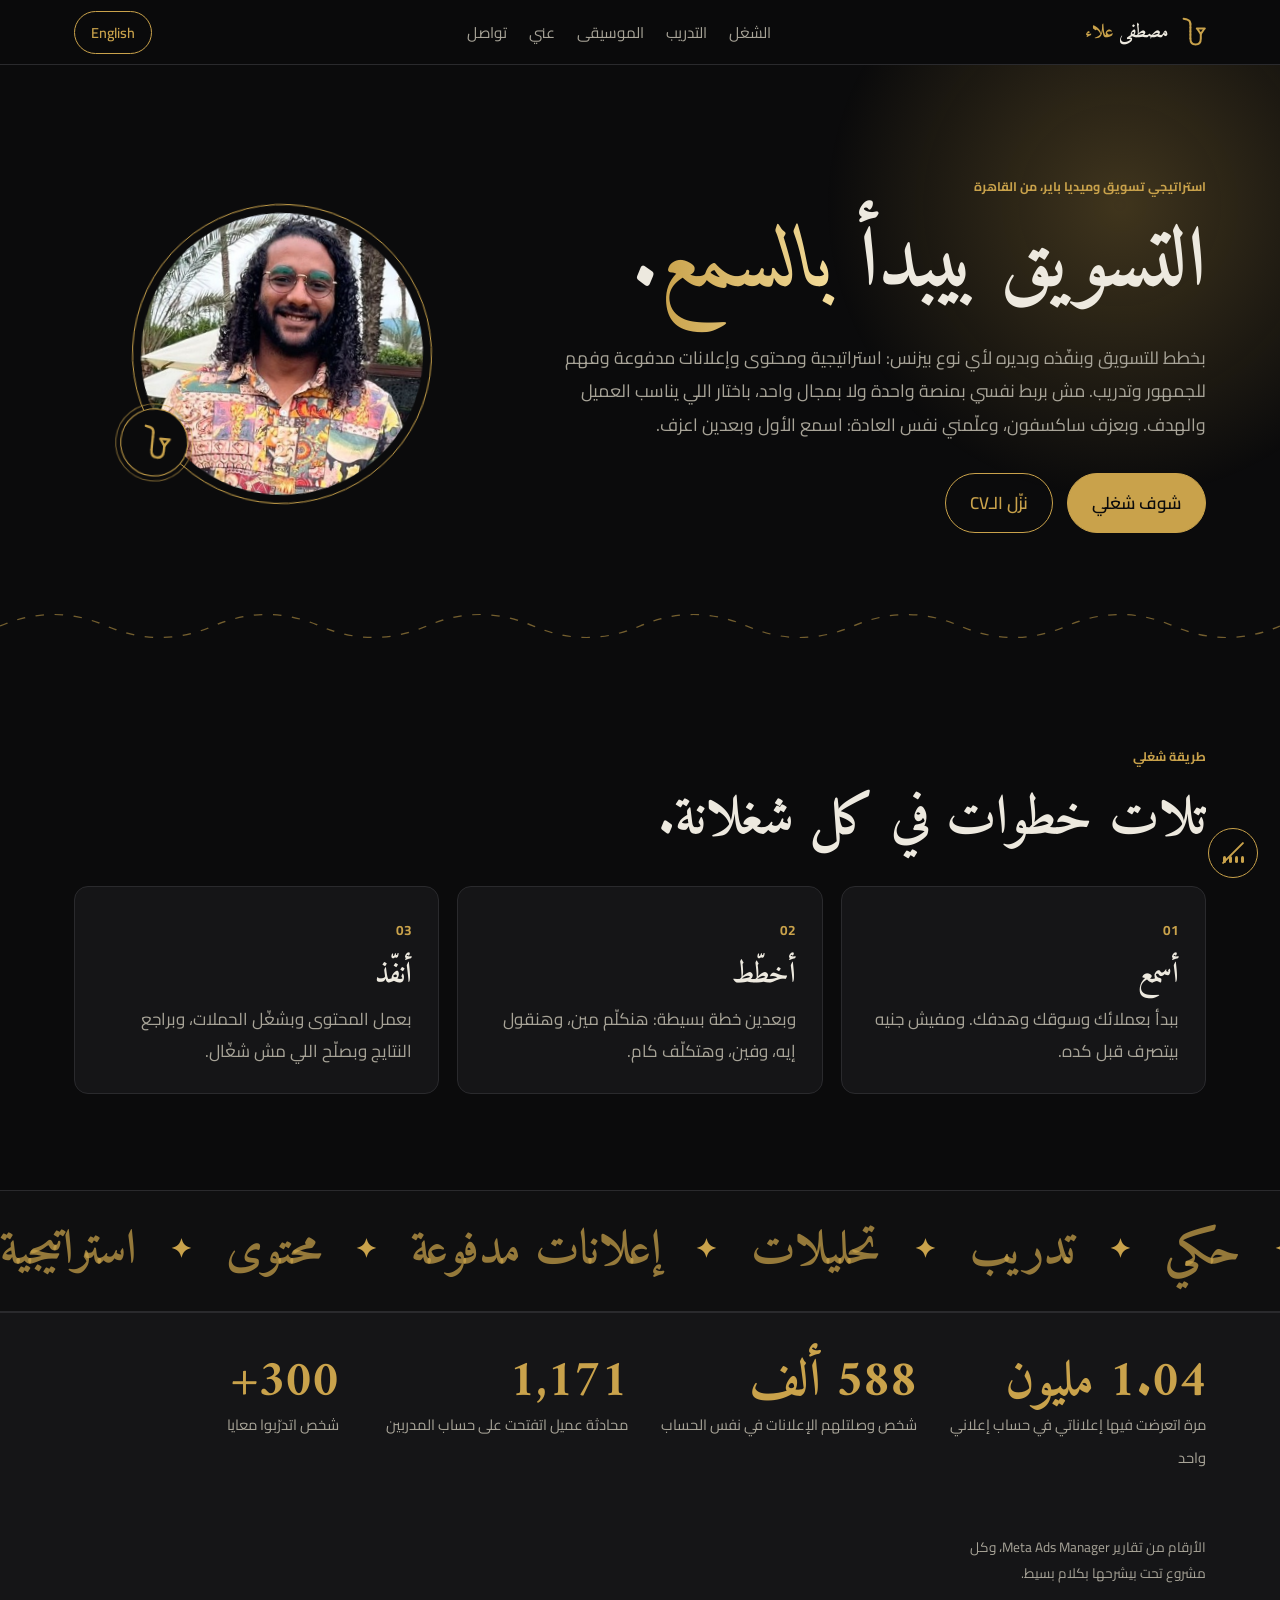
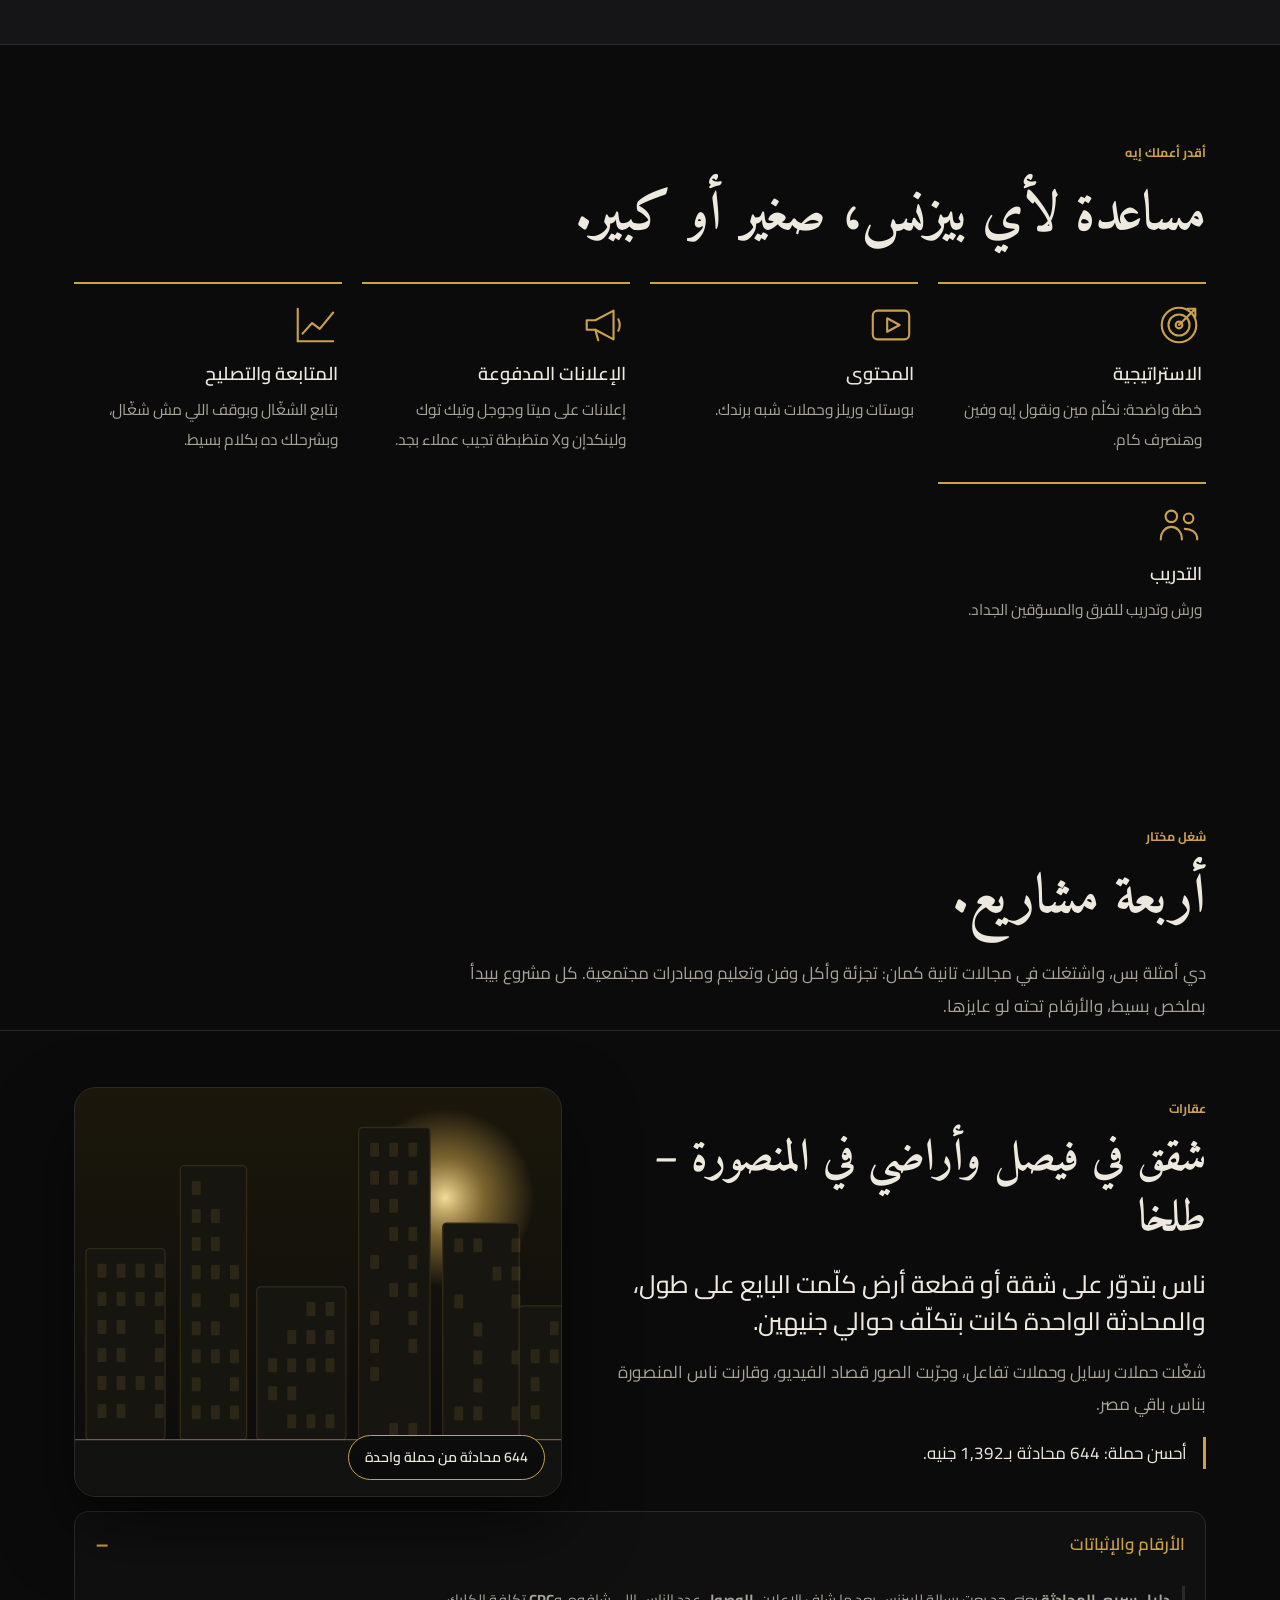
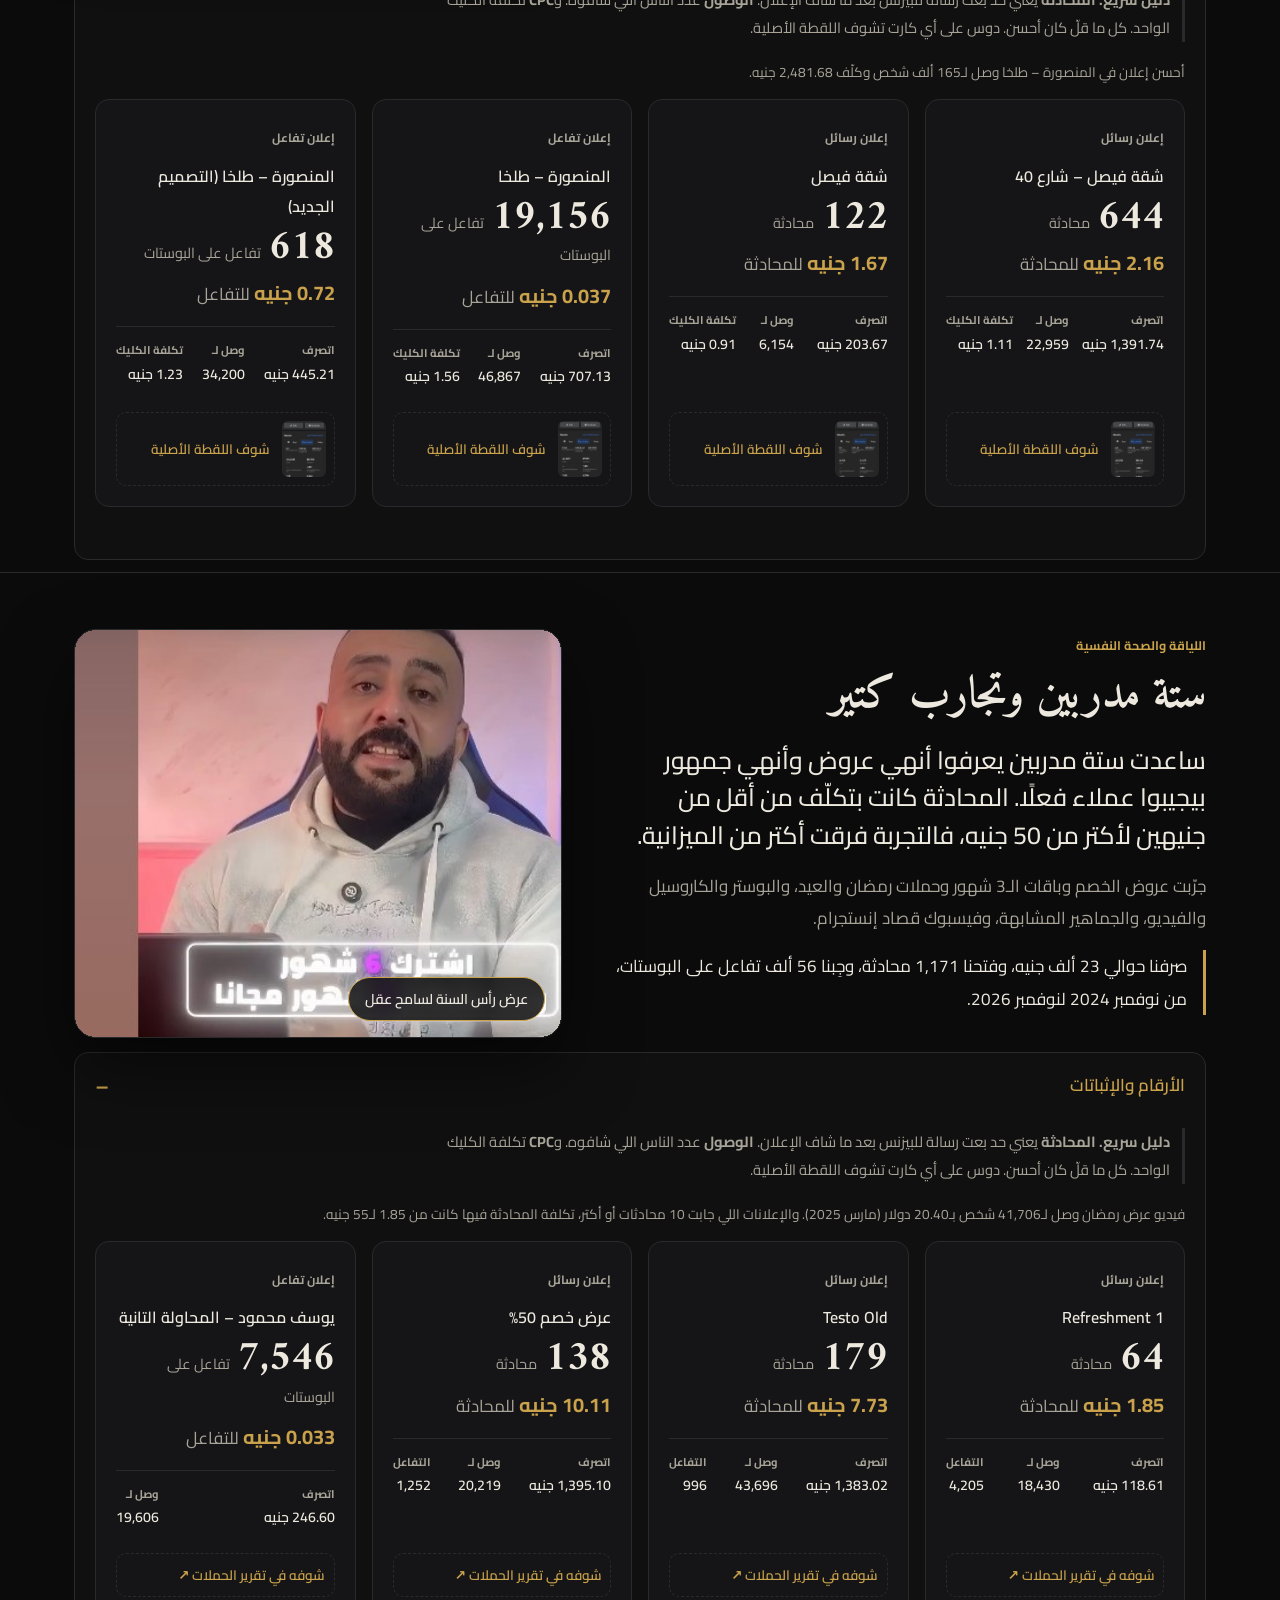
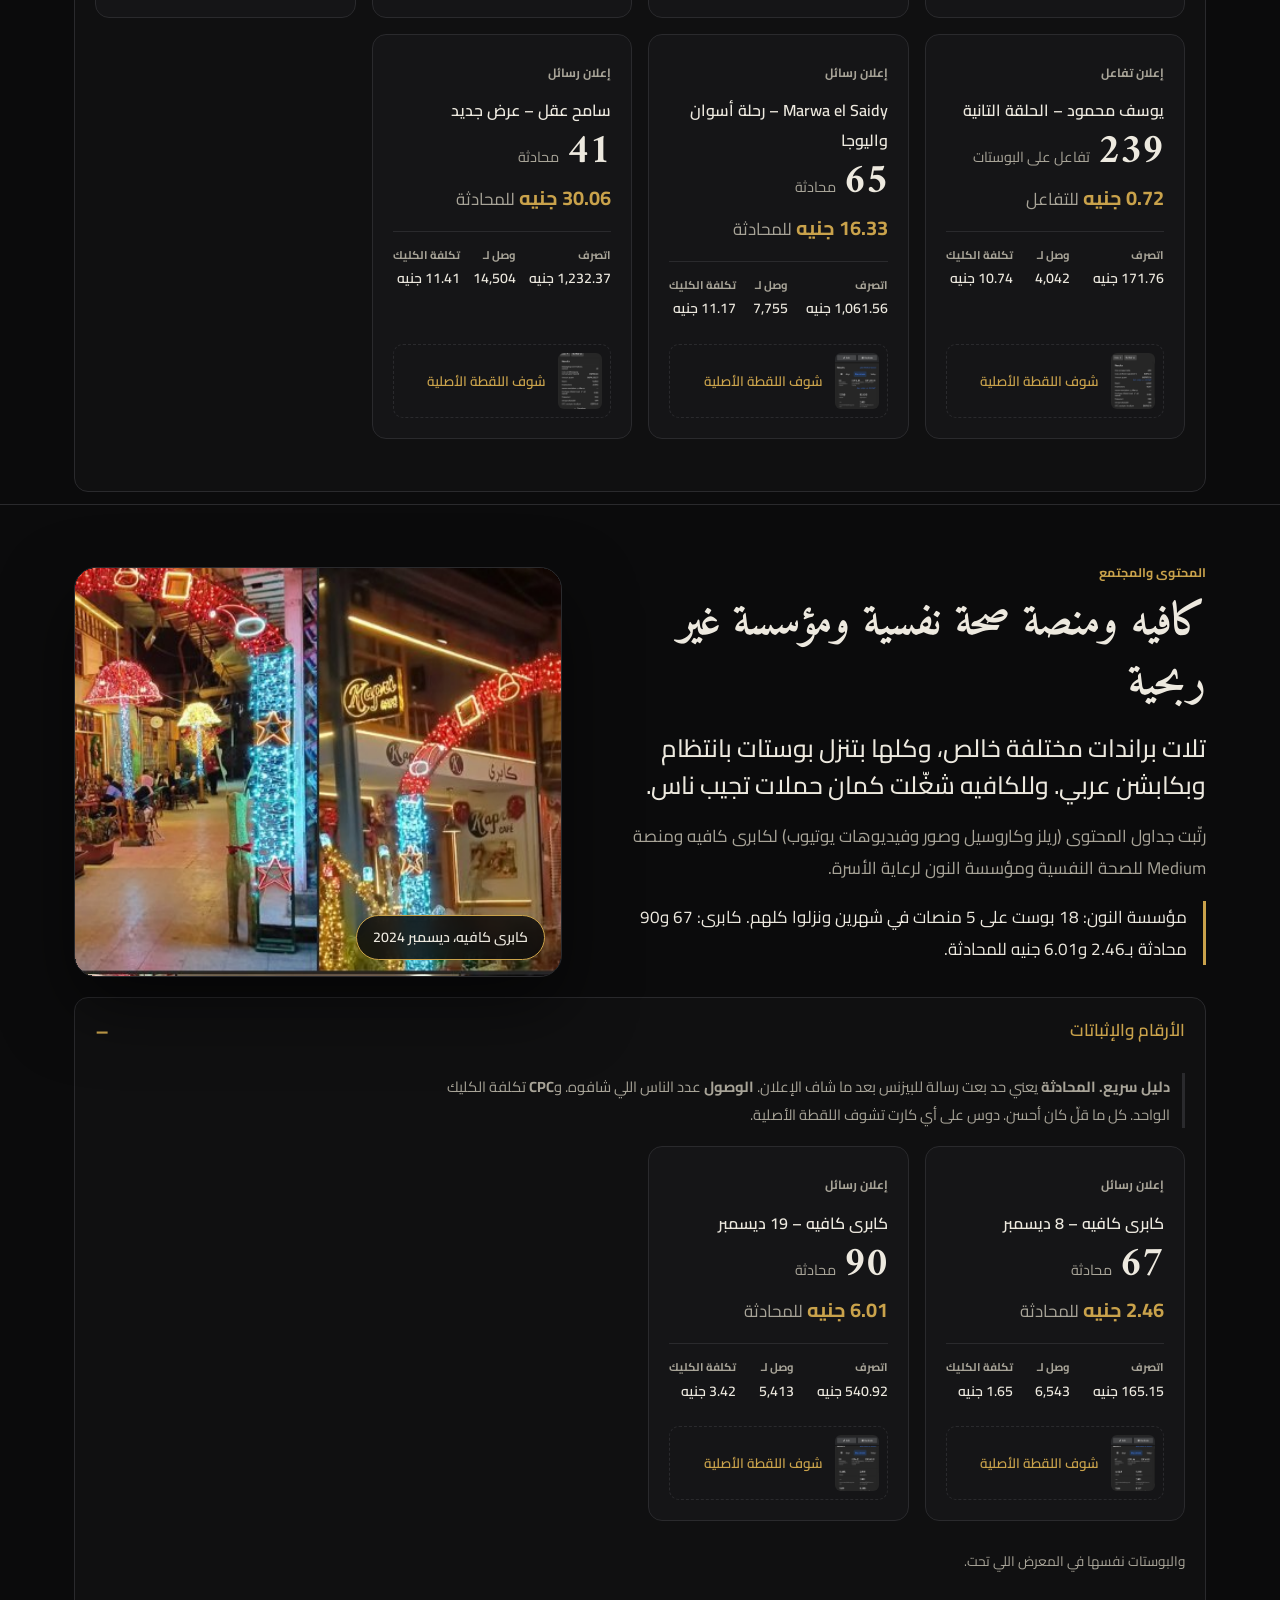
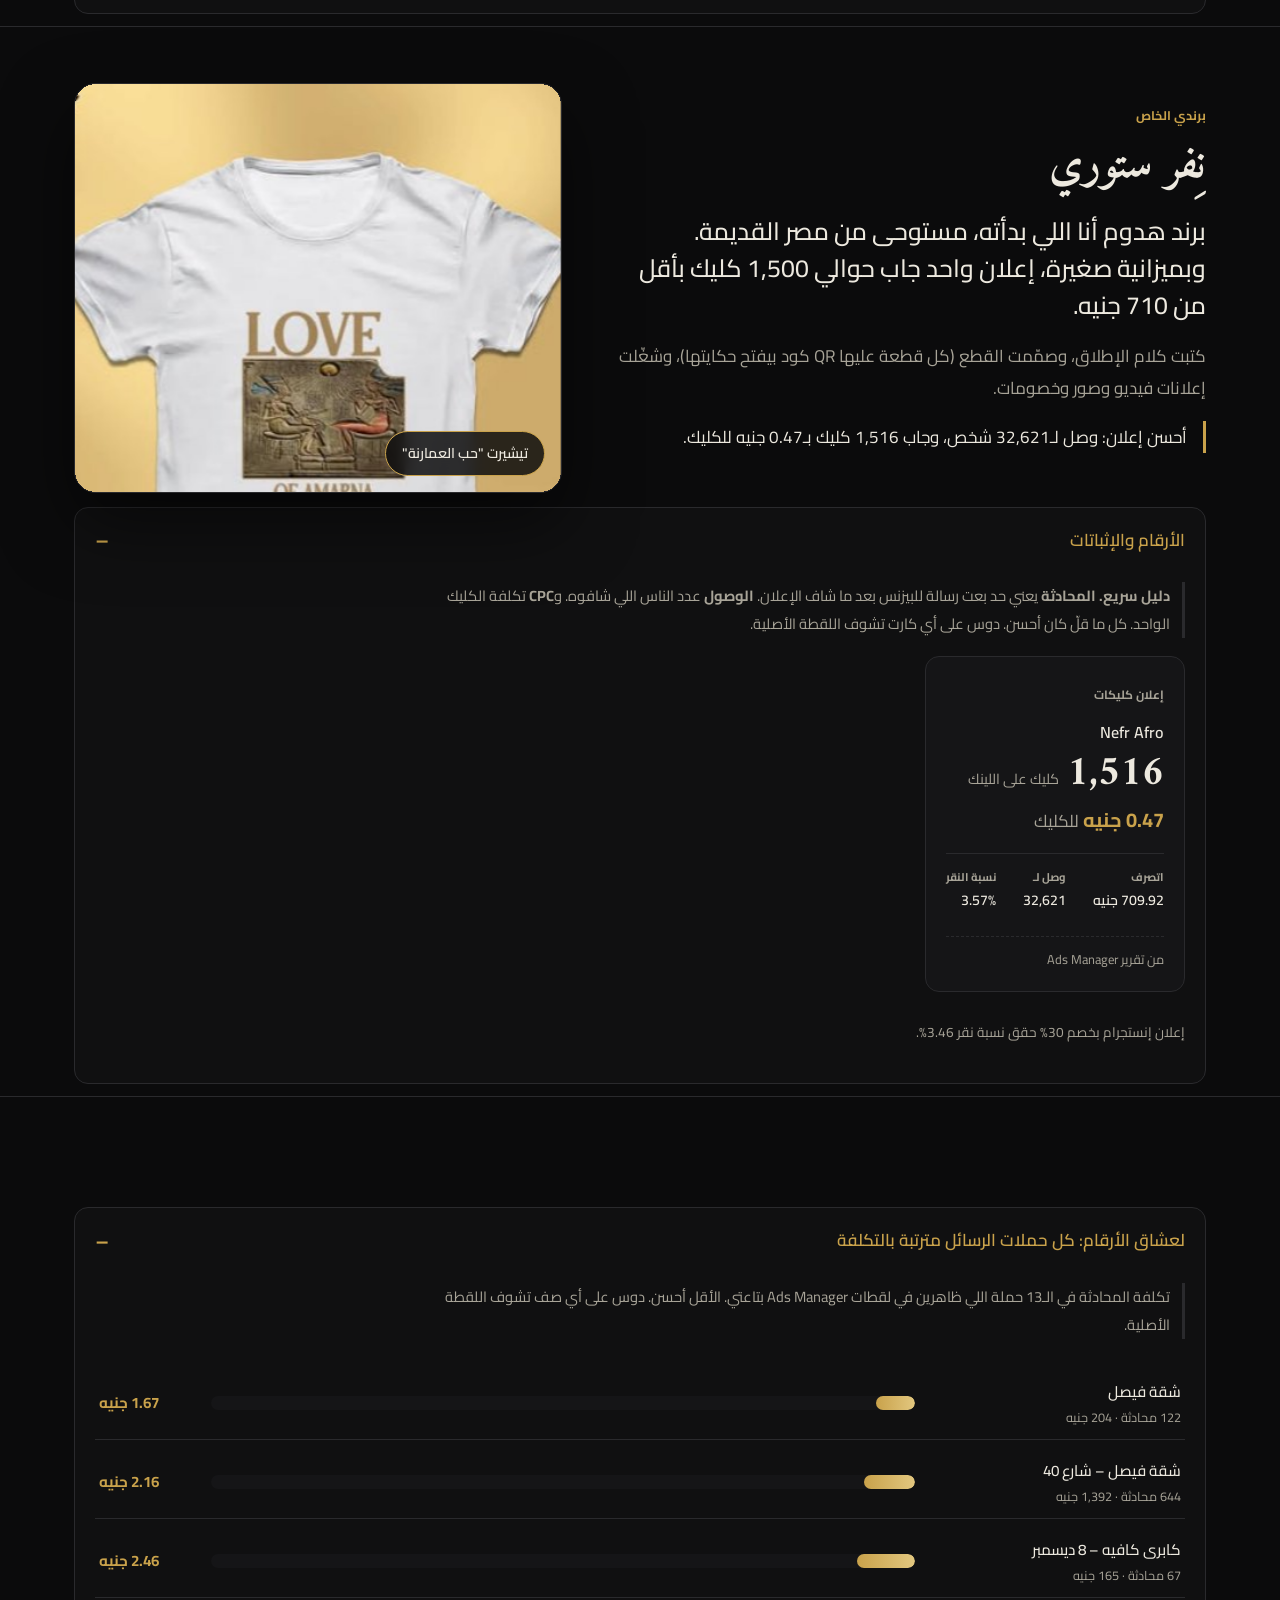
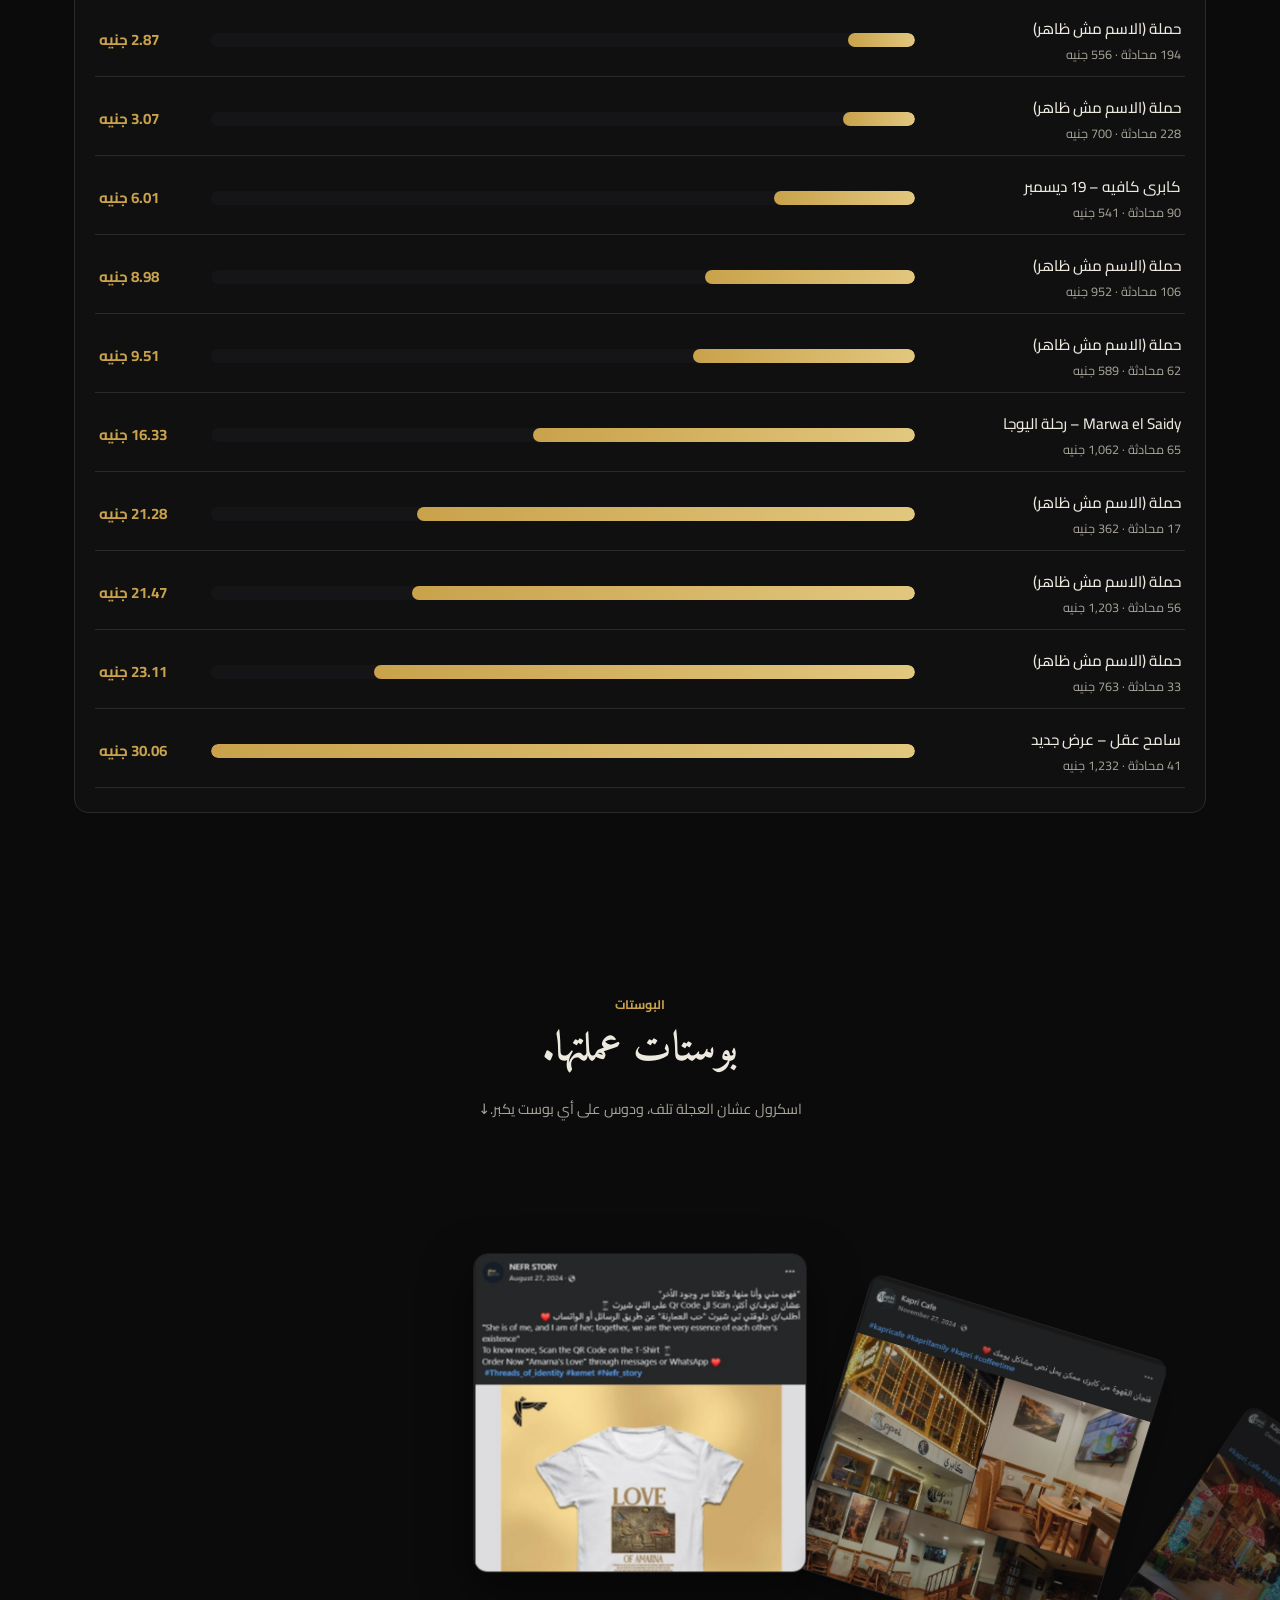
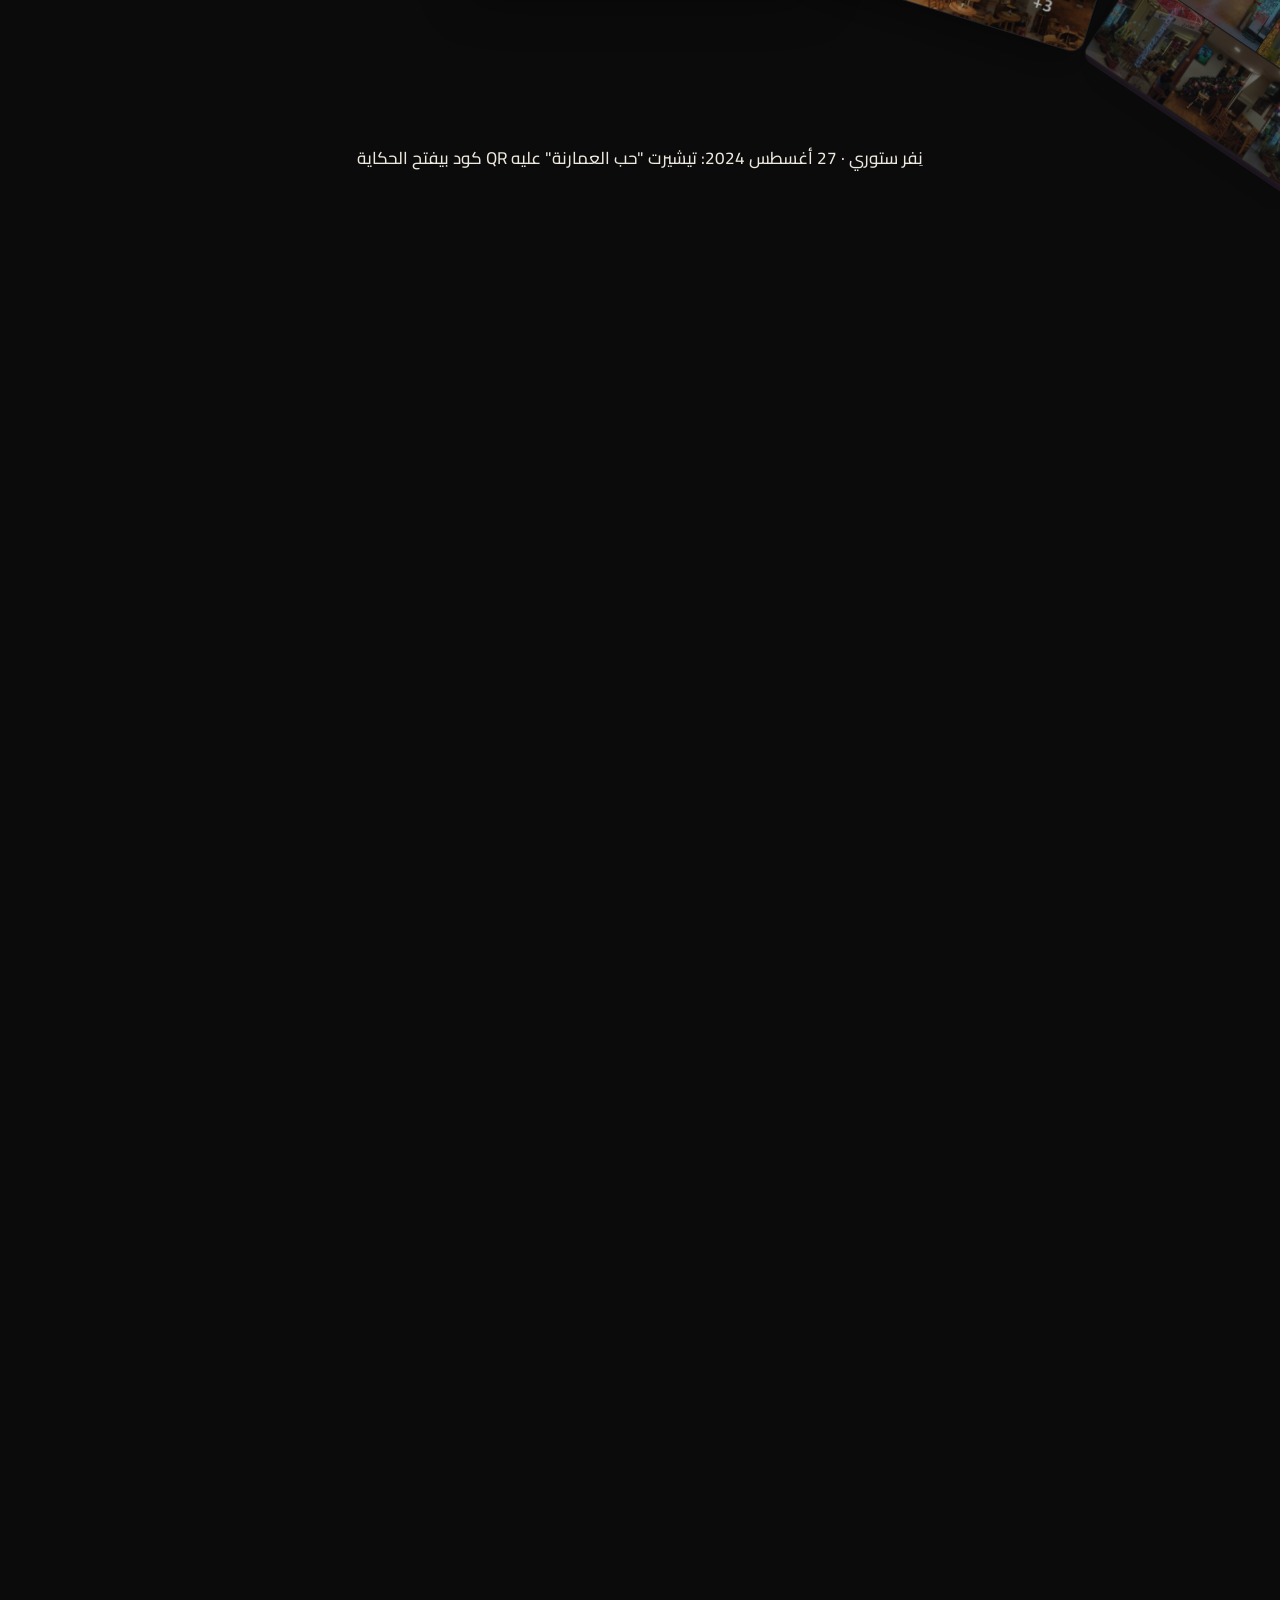
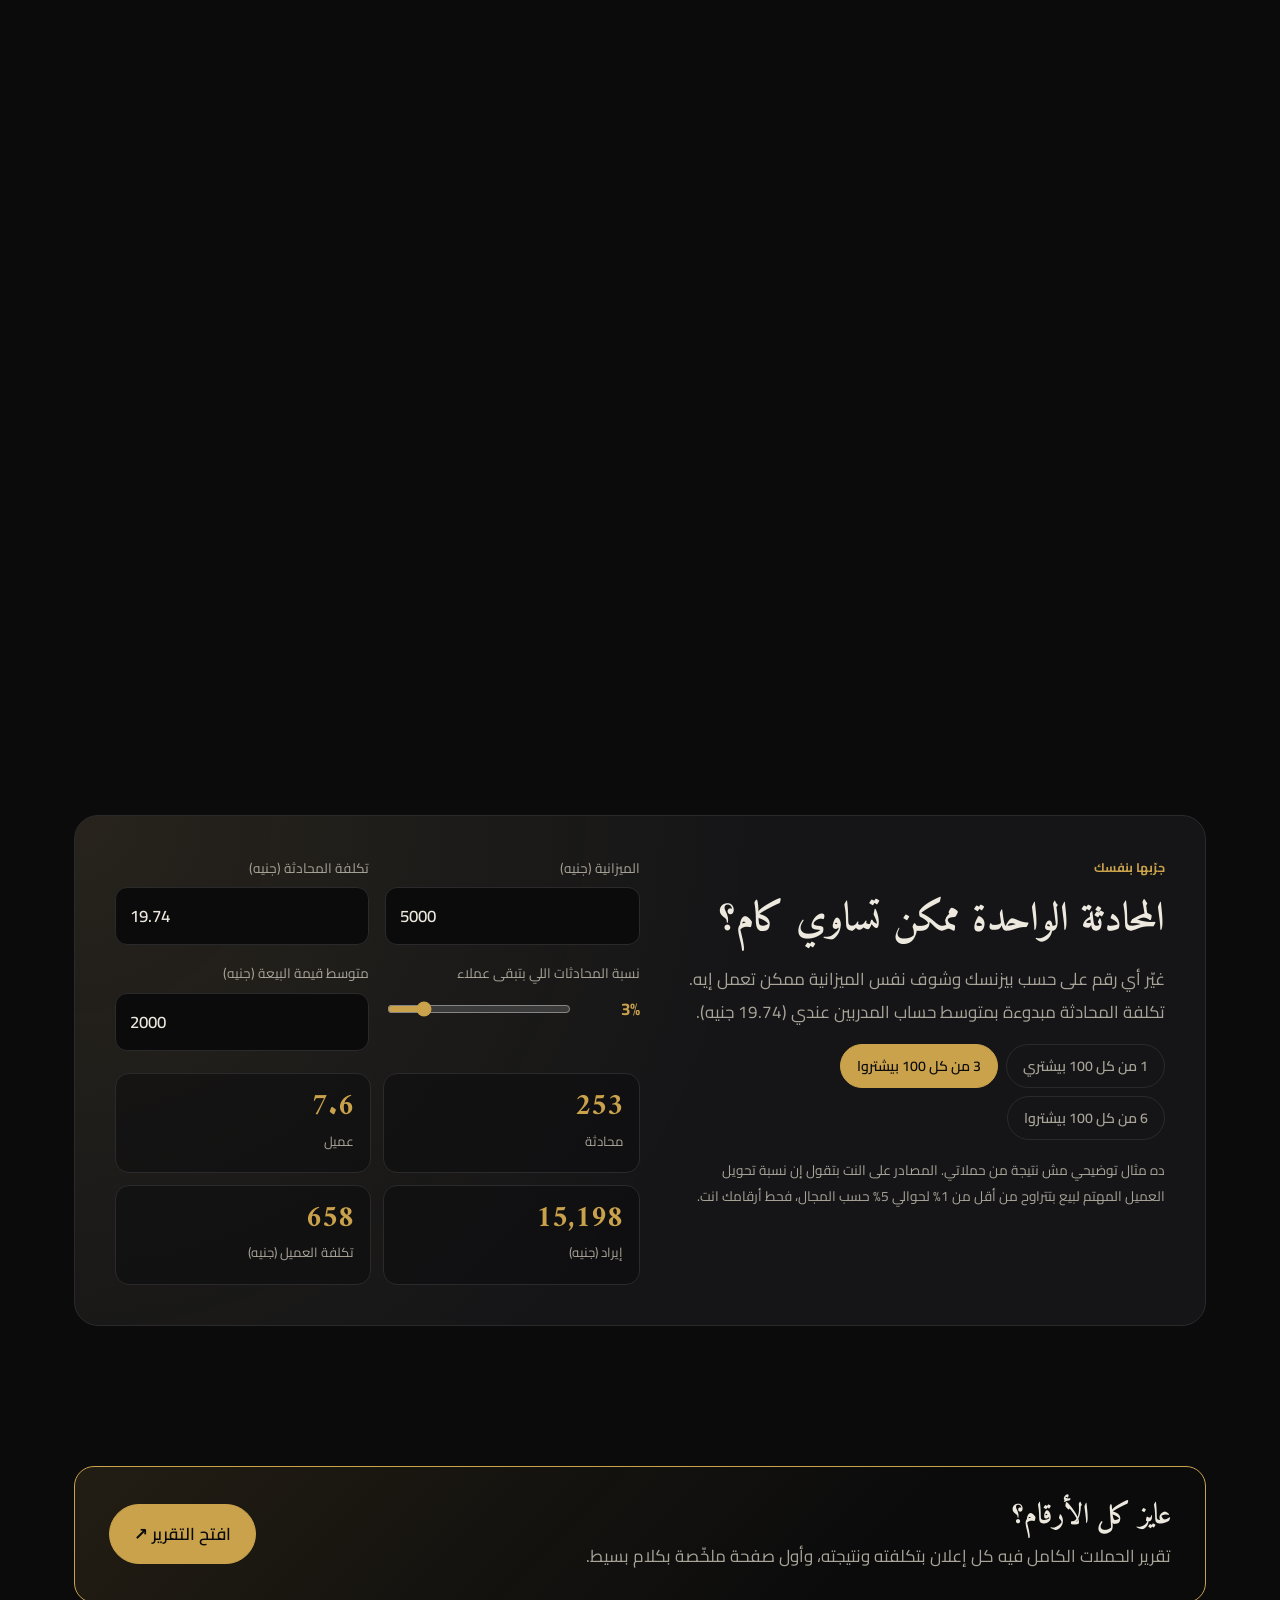
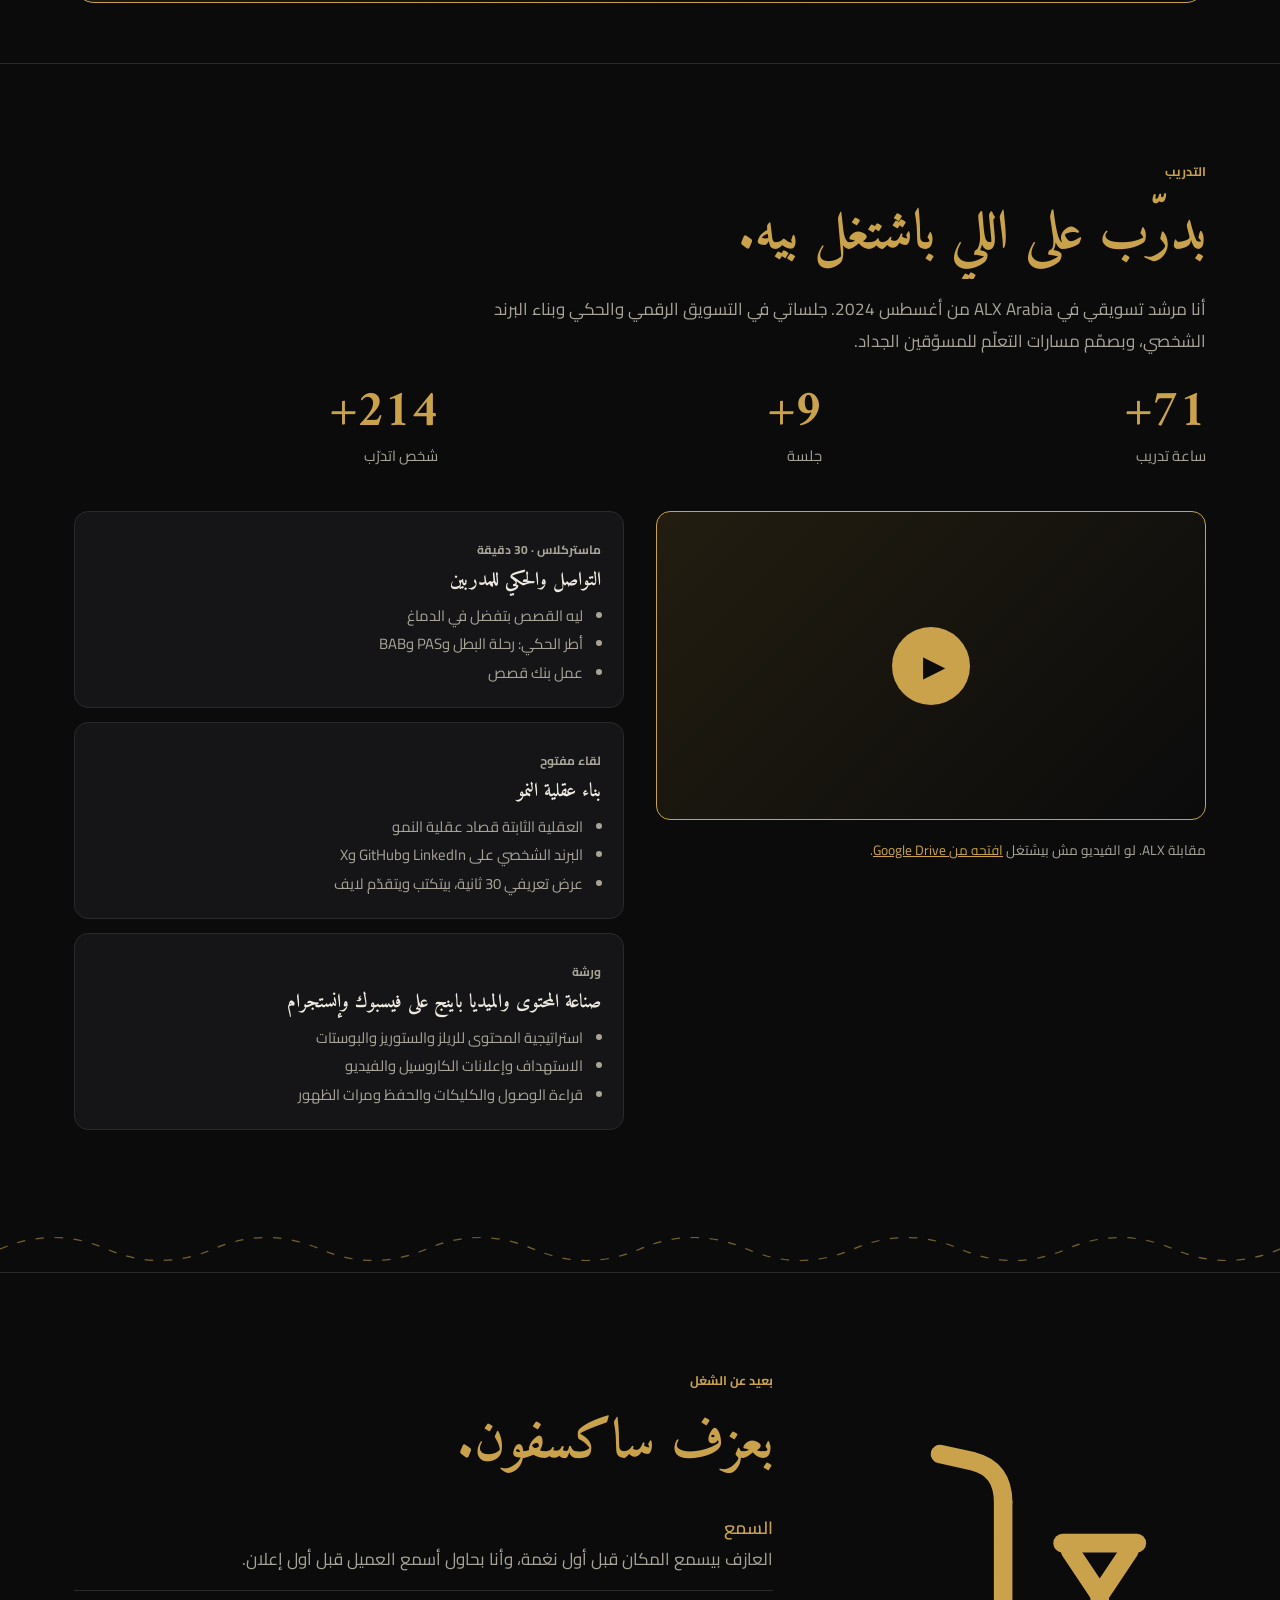
<file: ar/index.html>
<!doctype html>
<html lang="ar" dir="rtl" data-root="../">
  <head>
    <meta charset="utf-8" />
    <meta name="viewport" content="width=device-width, initial-scale=1" />
    <title>مصطفى علاء | استراتيجي تسويق وميديا باير</title>
    <meta
      name="description"
      content="مصطفى علاء، استراتيجي تسويق وميديا باير من القاهرة. استراتيجية ومحتوى وإعلانات مدفوعة وتدريب لأي بيزنس، ومعاها نتايج حملات حقيقية."
    />
    <link
      rel="canonical"
      href="https://malaamos12.github.io/Mostafa-Alaa/ar/"
    />
    <link
      rel="alternate"
      hreflang="en"
      href="https://malaamos12.github.io/Mostafa-Alaa/"
    />
    <link
      rel="alternate"
      hreflang="ar"
      href="https://malaamos12.github.io/Mostafa-Alaa/ar/"
    />
    <link
      rel="alternate"
      hreflang="x-default"
      href="https://malaamos12.github.io/Mostafa-Alaa/"
    />
    <meta property="og:type" content="website" />
    <meta property="og:site_name" content="Mostafa Alaa" />
    <meta
      property="og:title"
      content="مصطفى علاء | استراتيجي تسويق وميديا باير"
    />
    <meta
      property="og:description"
      content="مصطفى علاء، استراتيجي تسويق وميديا باير من القاهرة. استراتيجية ومحتوى وإعلانات مدفوعة وتدريب لأي بيزنس، ومعاها نتايج حملات حقيقية."
    />
    <meta
      property="og:url"
      content="https://malaamos12.github.io/Mostafa-Alaa/ar/"
    />
    <meta
      property="og:image"
      content="https://malaamos12.github.io/Mostafa-Alaa/assets/images/og-image.jpg"
    />
    <meta property="og:image:width" content="1200" />
    <meta property="og:image:height" content="630" />
    <meta property="og:locale" content="ar_EG" />
    <meta property="og:locale:alternate" content="en_US" />
    <meta name="twitter:card" content="summary_large_image" />
    <meta
      name="twitter:title"
      content="مصطفى علاء | استراتيجي تسويق وميديا باير"
    />
    <meta
      name="twitter:description"
      content="مصطفى علاء، استراتيجي تسويق وميديا باير من القاهرة. استراتيجية ومحتوى وإعلانات مدفوعة وتدريب لأي بيزنس، ومعاها نتايج حملات حقيقية."
    />
    <meta
      name="twitter:image"
      content="https://malaamos12.github.io/Mostafa-Alaa/assets/images/og-image.jpg"
    />
    <link rel="icon" type="image/svg+xml" href="../assets/favicon.svg" />

    <link rel="preconnect" href="https://fonts.googleapis.com" />
    <link rel="preconnect" href="https://fonts.gstatic.com" crossorigin />
    <link
      href="https://fonts.googleapis.com/css2?family=Amiri:wght@400;700&family=Cairo:wght@400;600;700&family=Inter:wght@400;500;600&display=swap"
      rel="stylesheet"
    />
    <link rel="stylesheet" href="../css/style.css" />
    <script type="application/ld+json">
      {
        "@context": "https://schema.org",
        "@type": "Person",
        "name": "Mostafa Alaa",
        "alternateName": "مصطفى علاء",
        "jobTitle": "Marketing strategist and media buyer",
        "url": "https://malaamos12.github.io/Mostafa-Alaa/",
        "image": "https://malaamos12.github.io/Mostafa-Alaa/assets/images/og-image.jpg",
        "sameAs": ["https://www.linkedin.com/in/mostafalaa/"],
        "address": {
          "@type": "PostalAddress",
          "addressLocality": "Cairo",
          "addressCountry": "EG"
        },
        "knowsLanguage": ["ar", "en"]
      }
    </script>
  </head>
  <body>
    <svg aria-hidden="true" height="0" style="position: absolute" width="0">
      <symbol id="sax" viewbox="0 0 140 160">
        <g
          fill="none"
          stroke="currentColor"
          stroke-linecap="round"
          stroke-linejoin="round"
          stroke-width="10"
        >
          <path d="M28 14 L46 18 Q62 22 62 40"></path>
          <path
            d="M62 40 L62 112 Q62 142 88 142 Q114 142 114 112 L114 88"
          ></path>
          <path d="M98 66 L114 90 L130 66"></path>
          <path d="M94 62 L134 62"></path>
        </g>
        <g fill="currentColor">
          <circle cx="62" cy="58" r="4.5"></circle>
          <circle cx="62" cy="76" r="4.5"></circle>
          <circle cx="62" cy="94" r="4.5"></circle>
          <circle cx="62" cy="112" r="4.5"></circle>
        </g>
      </symbol>
    </svg>
    <div aria-hidden="true" id="pg"></div>
    <a class="skip" href="#work">روح للشغل</a>
    <header class="nav">
      <div class="wrap">
        <a class="logo" href="#top"
          ><svg aria-hidden="true" class="sax" viewbox="0 0 140 160">
            <use href="#sax"></use></svg
          ><span>مصطفى <b>علاء</b></span></a
        >
        <nav aria-label="التنقل الرئيسي">
          <ul>
            <li><a class="l" href="#work">الشغل</a></li>
            <li><a class="l" href="#mentor">التدريب</a></li>
            <li><a class="l" href="#music">الموسيقى</a></li>
            <li><a class="l" href="#about">عني</a></li>
            <li><a class="l" href="#contact">تواصل</a></li>
          </ul>
        </nav>
        <a class="btn sec" href="../" hreflang="en" id="langToggle" lang="en"
          >English</a
        >
      </div>
    </header>
    <main id="top" tabindex="-1">
      <section class="hero">
        <div aria-hidden="true" class="glow" id="glow"></div>
        <div class="wrap">
          <div>
            <p class="eyebrow ha" style="--n: 0">
              استراتيجي تسويق وميديا باير، من القاهرة
            </p>
            <h1 class="ha" style="--n: 1">التسويق بيبدأ <em>بالسمع</em>.</h1>
            <p class="lead ha" style="--n: 2">
              بخطط للتسويق وبنفّذه وبديره لأي نوع بيزنس: استراتيجية ومحتوى
              وإعلانات مدفوعة وفهم للجمهور وتدريب. مش بربط نفسي بمنصة واحدة ولا
              بمجال واحد، باختار اللي يناسب العميل والهدف. وبعزف ساكسفون، وعلّمني
              نفس العادة: اسمع الأول وبعدين اعزف.
            </p>
            <div class="cta ha" style="--n: 3">
              <a class="btn pri" href="#work">شوف شغلي</a
              ><a
                class="btn sec"
                data-goatcounter-click="cv-download"
                download="Mostafa_Alaa_CV.pdf"
                href="../assets/files/Mostafa_Alaa_CV.pdf"
                >نزّل الـCV</a
              >
            </div>
          </div>
          <div class="portrait ha" style="--n: 2">
            <img
              alt="صورة مصطفى علاء"
              height="300"
              src="../assets/images/mostafa.jpg"
              width="300"
            /><span class="badge"
              ><svg aria-hidden="true" class="sax" viewbox="0 0 140 160">
                <use href="#sax"></use></svg
            ></span>
          </div>
        </div>
      </section>
      <svg
        aria-hidden="true"
        class="wave"
        preserveaspectratio="none"
        viewbox="0 0 1200 60"
      >
        <path
          d="M0 30 Q50 0 100 30 T200 30 T300 30 T400 30 T500 30 T600 30 T700 30 T800 30 T900 30 T1000 30 T1100 30 T1200 30"
        ></path>
      </svg>
      <section class="how">
        <div class="wrap">
          <p class="eyebrow">طريقة شغلي</p>
          <h2>تلات خطوات في كل شغلانة.</h2>
          <div class="three">
            <div class="pr">
              <span class="no">01</span>
              <h3>أسمع</h3>
              <p>ببدأ بعملائك وسوقك وهدفك. ومفيش جنيه بيتصرف قبل كده.</p>
            </div>
            <div class="pr">
              <span class="no">02</span>
              <h3>أخطّط</h3>
              <p>وبعدين خطة بسيطة: هنكلّم مين، وهنقول إيه، وفين، وهتكلّف كام.</p>
            </div>
            <div class="pr">
              <span class="no">03</span>
              <h3>أنفّذ</h3>
              <p>
                بعمل المحتوى وبشغّل الحملات، وبراجع النتايج وبصلّح اللي مش شغّال.
              </p>
            </div>
          </div>
        </div>
      </section>
      <div aria-hidden="true" class="marquee">
        <div class="mq">
          <div class="mqg">
            <span>استراتيجية</span><i>✦</i><span>محتوى</span><i>✦</i
            ><span>إعلانات مدفوعة</span><i>✦</i><span>تحليلات</span><i>✦</i
            ><span>تدريب</span><i>✦</i><span>حكي</span><i>✦</i
            ><span>ميديا باينج</span><i>✦</i><span>استراتيجية</span><i>✦</i
            ><span>محتوى</span><i>✦</i><span>إعلانات مدفوعة</span><i>✦</i
            ><span>تحليلات</span><i>✦</i><span>تدريب</span><i>✦</i
            ><span>حكي</span><i>✦</i><span>ميديا باينج</span><i>✦</i>
          </div>
          <div class="mqg">
            <span>استراتيجية</span><i>✦</i><span>محتوى</span><i>✦</i
            ><span>إعلانات مدفوعة</span><i>✦</i><span>تحليلات</span><i>✦</i
            ><span>تدريب</span><i>✦</i><span>حكي</span><i>✦</i
            ><span>ميديا باينج</span><i>✦</i><span>استراتيجية</span><i>✦</i
            ><span>محتوى</span><i>✦</i><span>إعلانات مدفوعة</span><i>✦</i
            ><span>تحليلات</span><i>✦</i><span>تدريب</span><i>✦</i
            ><span>حكي</span><i>✦</i><span>ميديا باينج</span><i>✦</i>
          </div>
        </div>
      </div>
      <div class="metrics">
        <div class="wrap">
          <div class="m">
            <b data-count="1.04" data-dec="2" data-suf=" مليون">1.04M</b
            ><span>مرة اتعرضت فيها إعلاناتي في حساب إعلاني واحد</span>
          </div>
          <div class="m">
            <b data-count="588" data-dec="0" data-suf=" ألف">588K</b
            ><span>شخص وصلتلهم الإعلانات في نفس الحساب</span>
          </div>
          <div class="m">
            <b data-count="1171" data-dec="0" data-suf="">1,171</b
            ><span>محادثة عميل اتفتحت على حساب المدربين</span>
          </div>
          <div class="m">
            <b data-count="300" data-dec="0" data-suf="+">300+</b
            ><span>شخص اتدرّبوا معايا</span>
          </div>
        </div>
        <div class="wrap" style="padding-top: 0">
          <p class="note">
            الأرقام من تقارير Meta Ads Manager، وكل مشروع تحت بيشرحها بكلام
            بسيط.
          </p>
        </div>
      </div>
      <section id="services">
        <div class="wrap">
          <p class="eyebrow">أقدر أعملك إيه</p>
          <h2>مساعدة لأي بيزنس، صغير أو كبير.</h2>
          <div class="svc-grid">
            <div class="svc">
              <svg
                aria-hidden="true"
                class="ico"
                fill="none"
                stroke="currentColor"
                stroke-linecap="round"
                stroke-linejoin="round"
                stroke-width="2.2"
                viewbox="0 0 48 48"
              >
                <circle cx="24" cy="24" r="18"></circle>
                <circle cx="24" cy="24" r="11"></circle>
                <circle cx="24" cy="24" r="3.5"></circle>
                <path d="M24 24 L41 7 M33 7 h8 v8"></path>
              </svg>
              <h3>الاستراتيجية</h3>
              <p>خطة واضحة: نكلّم مين ونقول إيه وفين وهنصرف كام.</p>
            </div>
            <div class="svc">
              <svg
                aria-hidden="true"
                class="ico"
                fill="none"
                stroke="currentColor"
                stroke-linecap="round"
                stroke-linejoin="round"
                stroke-width="2.2"
                viewbox="0 0 48 48"
              >
                <rect height="30" rx="5" width="38" x="5" y="9"></rect>
                <path d="M20 17 L33 24 L20 31 Z"></path>
              </svg>
              <h3>المحتوى</h3>
              <p>بوستات وريلز وحملات شبه برندك.</p>
            </div>
            <div class="svc">
              <svg
                aria-hidden="true"
                class="ico"
                fill="none"
                stroke="currentColor"
                stroke-linecap="round"
                stroke-linejoin="round"
                stroke-width="2.2"
                viewbox="0 0 48 48"
              >
                <path d="M7 19 v10 h9 l19 10 V9 L16 19 Z"></path>
                <path d="M16 29 l3 11"></path>
                <path d="M40 18 q3 6 0 12"></path>
              </svg>
              <h3>الإعلانات المدفوعة</h3>
              <p>
                إعلانات على ميتا وجوجل وتيك توك ولينكدإن وX متظبطة تجيب عملاء
                بجد.
              </p>
            </div>
            <div class="svc">
              <svg
                aria-hidden="true"
                class="ico"
                fill="none"
                stroke="currentColor"
                stroke-linecap="round"
                stroke-linejoin="round"
                stroke-width="2.2"
                viewbox="0 0 48 48"
              >
                <path d="M6 41 V7"></path>
                <path d="M6 41 H43"></path>
                <path d="M11 33 l10 -11 8 6 14 -17"></path>
              </svg>
              <h3>المتابعة والتصليح</h3>
              <p>بتابع الشغّال وبوقف اللي مش شغّال، وبشرحلك ده بكلام بسيط.</p>
            </div>
            <div class="svc">
              <svg
                aria-hidden="true"
                class="ico"
                fill="none"
                stroke="currentColor"
                stroke-linecap="round"
                stroke-linejoin="round"
                stroke-width="2.2"
                viewbox="0 0 48 48"
              >
                <circle cx="16" cy="15" r="6"></circle>
                <circle cx="34" cy="17" r="5"></circle>
                <path d="M5 39 c0 -9 6 -13 11 -13 s11 4 11 13"></path>
                <path d="M30 28 c6 0 13 3 13 11"></path>
              </svg>
              <h3>التدريب</h3>
              <p>ورش وتدريب للفرق والمسوّقين الجداد.</p>
            </div>
          </div>
        </div>
      </section>
      <section class="worksec" id="work">
        <div class="wrap">
          <p class="eyebrow">شغل مختار</p>
          <h2>أربعة مشاريع.</h2>
          <p class="sub-lead">
            دي أمثلة بس، واشتغلت في مجالات تانية كمان: تجزئة وأكل وفن وتعليم
            ومبادرات مجتمعية. كل مشروع بيبدأ بملخص بسيط، والأرقام تحته لو
            عايزها.
          </p>
        </div>
      </section>
      <article class="proj" id="realestate">
        <div class="wrap">
          <div class="head">
            <div class="txt">
              <p class="eyebrow">عقارات</p>
              <h3>شقق في فيصل وأراضي في المنصورة – طلخا</h3>
              <p class="plain">
                ناس بتدوّر على شقة أو قطعة أرض كلّمت البايع على طول، والمحادثة
                الواحدة كانت بتكلّف حوالي جنيهين.
              </p>
              <p class="pdid">
                شغّلت حملات رسايل وحملات تفاعل، وجرّبت الصور قصاد الفيديو، وقارنت
                ناس المنصورة بناس باقي مصر.
              </p>
              <p class="pdid pres">أحسن حملة: 644 محادثة بـ1,392 جنيه.</p>
            </div>
            <div class="cover svgcover">
              <svg
                aria-label="رسمة لعمارات سكنية والشبابيك بتنوّر"
                preserveaspectratio="xMidYMid slice"
                role="img"
                viewbox="0 0 400 320"
              >
                <defs>
                  <radialgradient id="sunG">
                    <stop offset="0" stop-color="#F3DC9B"></stop>
                    <stop
                      offset=".45"
                      stop-color="#C9A24B"
                      stop-opacity=".55"
                    ></stop>
                    <stop
                      offset="1"
                      stop-color="#C9A24B"
                      stop-opacity="0"
                    ></stop>
                  </radialgradient>
                </defs>
                <circle
                  class="sun"
                  cx="300"
                  cy="86"
                  fill="url(#sunG)"
                  r="70"
                ></circle>
                <rect
                  class="bld"
                  height="150"
                  rx="3"
                  width="62"
                  x="18"
                  y="126"
                ></rect>
                <rect
                  class="win"
                  height="11"
                  rx="1"
                  style="animation-delay: 0.75s"
                  width="7"
                  x="27"
                  y="138"
                ></rect>
                <rect
                  class="win"
                  height="11"
                  rx="1"
                  style="animation-delay: 0.36s"
                  width="7"
                  x="42"
                  y="138"
                ></rect>
                <rect
                  class="win"
                  height="11"
                  rx="1"
                  style="animation-delay: 1.83s"
                  width="7"
                  x="57"
                  y="138"
                ></rect>
                <rect
                  class="win"
                  height="11"
                  rx="1"
                  style="animation-delay: 2.54s"
                  width="7"
                  x="72"
                  y="138"
                ></rect>
                <rect
                  class="win"
                  height="11"
                  rx="1"
                  style="animation-delay: 2.17s"
                  width="7"
                  x="27"
                  y="160"
                ></rect>
                <rect
                  class="win"
                  height="11"
                  rx="1"
                  style="animation-delay: 0.45s"
                  width="7"
                  x="42"
                  y="160"
                ></rect>
                <rect
                  class="win"
                  height="11"
                  rx="1"
                  style="animation-delay: 4.13s"
                  width="7"
                  x="57"
                  y="160"
                ></rect>
                <rect
                  class="win"
                  height="11"
                  rx="1"
                  style="animation-delay: 1.12s"
                  width="7"
                  x="72"
                  y="160"
                ></rect>
                <rect
                  class="win"
                  height="11"
                  rx="1"
                  style="animation-delay: 4.74s"
                  width="7"
                  x="27"
                  y="182"
                ></rect>
                <rect
                  class="win"
                  height="11"
                  rx="1"
                  style="animation-delay: 1.98s"
                  width="7"
                  x="42"
                  y="182"
                ></rect>
                <rect
                  class="win"
                  height="11"
                  rx="1"
                  style="animation-delay: 4.29s"
                  width="7"
                  x="72"
                  y="182"
                ></rect>
                <rect
                  class="win"
                  height="11"
                  rx="1"
                  style="animation-delay: 0.72s"
                  width="7"
                  x="27"
                  y="204"
                ></rect>
                <rect
                  class="win"
                  height="11"
                  rx="1"
                  style="animation-delay: 1.54s"
                  width="7"
                  x="42"
                  y="204"
                ></rect>
                <rect
                  class="win"
                  height="11"
                  rx="1"
                  style="animation-delay: 2.91s"
                  width="7"
                  x="72"
                  y="204"
                ></rect>
                <rect
                  class="win"
                  height="11"
                  rx="1"
                  style="animation-delay: 1.86s"
                  width="7"
                  x="27"
                  y="226"
                ></rect>
                <rect
                  class="win"
                  height="11"
                  rx="1"
                  style="animation-delay: 0.31s"
                  width="7"
                  x="42"
                  y="226"
                ></rect>
                <rect
                  class="win"
                  height="11"
                  rx="1"
                  style="animation-delay: 1.03s"
                  width="7"
                  x="57"
                  y="226"
                ></rect>
                <rect
                  class="win"
                  height="11"
                  rx="1"
                  style="animation-delay: 2.14s"
                  width="7"
                  x="72"
                  y="226"
                ></rect>
                <rect
                  class="win"
                  height="11"
                  rx="1"
                  style="animation-delay: 2.93s"
                  width="7"
                  x="27"
                  y="248"
                ></rect>
                <rect
                  class="win"
                  height="11"
                  rx="1"
                  style="animation-delay: 1.5s"
                  width="7"
                  x="42"
                  y="248"
                ></rect>
                <rect
                  class="win"
                  height="11"
                  rx="1"
                  style="animation-delay: 1.22s"
                  width="7"
                  x="72"
                  y="248"
                ></rect>
                <rect
                  class="bld"
                  height="215"
                  rx="3"
                  width="52"
                  x="92"
                  y="61"
                ></rect>
                <rect
                  class="win"
                  height="11"
                  rx="1"
                  style="animation-delay: 2.63s"
                  width="7"
                  x="101"
                  y="73"
                ></rect>
                <rect
                  class="win"
                  height="11"
                  rx="1"
                  style="animation-delay: 4.9s"
                  width="7"
                  x="101"
                  y="95"
                ></rect>
                <rect
                  class="win"
                  height="11"
                  rx="1"
                  style="animation-delay: 2.09s"
                  width="7"
                  x="116"
                  y="95"
                ></rect>
                <rect
                  class="win"
                  height="11"
                  rx="1"
                  style="animation-delay: 2.44s"
                  width="7"
                  x="101"
                  y="117"
                ></rect>
                <rect
                  class="win"
                  height="11"
                  rx="1"
                  style="animation-delay: 3.34s"
                  width="7"
                  x="116"
                  y="117"
                ></rect>
                <rect
                  class="win"
                  height="11"
                  rx="1"
                  style="animation-delay: 4.38s"
                  width="7"
                  x="101"
                  y="139"
                ></rect>
                <rect
                  class="win"
                  height="11"
                  rx="1"
                  style="animation-delay: 3.48s"
                  width="7"
                  x="116"
                  y="139"
                ></rect>
                <rect
                  class="win"
                  height="11"
                  rx="1"
                  style="animation-delay: 2.9s"
                  width="7"
                  x="131"
                  y="139"
                ></rect>
                <rect
                  class="win"
                  height="11"
                  rx="1"
                  style="animation-delay: 4.2s"
                  width="7"
                  x="101"
                  y="161"
                ></rect>
                <rect
                  class="win"
                  height="11"
                  rx="1"
                  style="animation-delay: 3.32s"
                  width="7"
                  x="131"
                  y="161"
                ></rect>
                <rect
                  class="win"
                  height="11"
                  rx="1"
                  style="animation-delay: 3.51s"
                  width="7"
                  x="101"
                  y="183"
                ></rect>
                <rect
                  class="win"
                  height="11"
                  rx="1"
                  style="animation-delay: 4.97s"
                  width="7"
                  x="116"
                  y="183"
                ></rect>
                <rect
                  class="win"
                  height="11"
                  rx="1"
                  style="animation-delay: 1.93s"
                  width="7"
                  x="101"
                  y="205"
                ></rect>
                <rect
                  class="win"
                  height="11"
                  rx="1"
                  style="animation-delay: 0.11s"
                  width="7"
                  x="116"
                  y="205"
                ></rect>
                <rect
                  class="win"
                  height="11"
                  rx="1"
                  style="animation-delay: 0.84s"
                  width="7"
                  x="131"
                  y="205"
                ></rect>
                <rect
                  class="win"
                  height="11"
                  rx="1"
                  style="animation-delay: 0.29s"
                  width="7"
                  x="101"
                  y="227"
                ></rect>
                <rect
                  class="win"
                  height="11"
                  rx="1"
                  style="animation-delay: 1.24s"
                  width="7"
                  x="131"
                  y="227"
                ></rect>
                <rect
                  class="win"
                  height="11"
                  rx="1"
                  style="animation-delay: 4.36s"
                  width="7"
                  x="101"
                  y="249"
                ></rect>
                <rect
                  class="win"
                  height="11"
                  rx="1"
                  style="animation-delay: 2.25s"
                  width="7"
                  x="116"
                  y="249"
                ></rect>
                <rect
                  class="win"
                  height="11"
                  rx="1"
                  style="animation-delay: 4.42s"
                  width="7"
                  x="131"
                  y="249"
                ></rect>
                <rect
                  class="bld"
                  height="120"
                  rx="3"
                  width="70"
                  x="152"
                  y="156"
                ></rect>
                <rect
                  class="win"
                  height="11"
                  rx="1"
                  style="animation-delay: 2.08s"
                  width="7"
                  x="191"
                  y="168"
                ></rect>
                <rect
                  class="win"
                  height="11"
                  rx="1"
                  style="animation-delay: 4.42s"
                  width="7"
                  x="206"
                  y="168"
                ></rect>
                <rect
                  class="win"
                  height="11"
                  rx="1"
                  style="animation-delay: 0.88s"
                  width="7"
                  x="176"
                  y="190"
                ></rect>
                <rect
                  class="win"
                  height="11"
                  rx="1"
                  style="animation-delay: 1.17s"
                  width="7"
                  x="191"
                  y="190"
                ></rect>
                <rect
                  class="win"
                  height="11"
                  rx="1"
                  style="animation-delay: 2.95s"
                  width="7"
                  x="206"
                  y="190"
                ></rect>
                <rect
                  class="win"
                  height="11"
                  rx="1"
                  style="animation-delay: 0.02s"
                  width="7"
                  x="161"
                  y="212"
                ></rect>
                <rect
                  class="win"
                  height="11"
                  rx="1"
                  style="animation-delay: 1.85s"
                  width="7"
                  x="176"
                  y="212"
                ></rect>
                <rect
                  class="win"
                  height="11"
                  rx="1"
                  style="animation-delay: 4.77s"
                  width="7"
                  x="191"
                  y="212"
                ></rect>
                <rect
                  class="win"
                  height="11"
                  rx="1"
                  style="animation-delay: 2.58s"
                  width="7"
                  x="206"
                  y="212"
                ></rect>
                <rect
                  class="win"
                  height="11"
                  rx="1"
                  style="animation-delay: 3.38s"
                  width="7"
                  x="161"
                  y="234"
                ></rect>
                <rect
                  class="win"
                  height="11"
                  rx="1"
                  style="animation-delay: 4.5s"
                  width="7"
                  x="176"
                  y="234"
                ></rect>
                <rect
                  class="win"
                  height="11"
                  rx="1"
                  style="animation-delay: 1.99s"
                  width="7"
                  x="176"
                  y="256"
                ></rect>
                <rect
                  class="win"
                  height="11"
                  rx="1"
                  style="animation-delay: 3.17s"
                  width="7"
                  x="191"
                  y="256"
                ></rect>
                <rect
                  class="win"
                  height="11"
                  rx="1"
                  style="animation-delay: 0.34s"
                  width="7"
                  x="206"
                  y="256"
                ></rect>
                <rect
                  class="bld"
                  height="245"
                  rx="3"
                  width="56"
                  x="232"
                  y="31"
                ></rect>
                <rect
                  class="win"
                  height="11"
                  rx="1"
                  style="animation-delay: 0.81s"
                  width="7"
                  x="241"
                  y="43"
                ></rect>
                <rect
                  class="win"
                  height="11"
                  rx="1"
                  style="animation-delay: 0.26s"
                  width="7"
                  x="256"
                  y="43"
                ></rect>
                <rect
                  class="win"
                  height="11"
                  rx="1"
                  style="animation-delay: 0.76s"
                  width="7"
                  x="271"
                  y="43"
                ></rect>
                <rect
                  class="win"
                  height="11"
                  rx="1"
                  style="animation-delay: 1.82s"
                  width="7"
                  x="241"
                  y="65"
                ></rect>
                <rect
                  class="win"
                  height="11"
                  rx="1"
                  style="animation-delay: 4.37s"
                  width="7"
                  x="256"
                  y="65"
                ></rect>
                <rect
                  class="win"
                  height="11"
                  rx="1"
                  style="animation-delay: 0.74s"
                  width="7"
                  x="271"
                  y="65"
                ></rect>
                <rect
                  class="win"
                  height="11"
                  rx="1"
                  style="animation-delay: 1.74s"
                  width="7"
                  x="241"
                  y="87"
                ></rect>
                <rect
                  class="win"
                  height="11"
                  rx="1"
                  style="animation-delay: 0.61s"
                  width="7"
                  x="256"
                  y="87"
                ></rect>
                <rect
                  class="win"
                  height="11"
                  rx="1"
                  style="animation-delay: 2.42s"
                  width="7"
                  x="256"
                  y="109"
                ></rect>
                <rect
                  class="win"
                  height="11"
                  rx="1"
                  style="animation-delay: 0.51s"
                  width="7"
                  x="271"
                  y="109"
                ></rect>
                <rect
                  class="win"
                  height="11"
                  rx="1"
                  style="animation-delay: 1.32s"
                  width="7"
                  x="241"
                  y="131"
                ></rect>
                <rect
                  class="win"
                  height="11"
                  rx="1"
                  style="animation-delay: 0.12s"
                  width="7"
                  x="271"
                  y="131"
                ></rect>
                <rect
                  class="win"
                  height="11"
                  rx="1"
                  style="animation-delay: 0.73s"
                  width="7"
                  x="256"
                  y="153"
                ></rect>
                <rect
                  class="win"
                  height="11"
                  rx="1"
                  style="animation-delay: 0.14s"
                  width="7"
                  x="271"
                  y="153"
                ></rect>
                <rect
                  class="win"
                  height="11"
                  rx="1"
                  style="animation-delay: 4.89s"
                  width="7"
                  x="241"
                  y="175"
                ></rect>
                <rect
                  class="win"
                  height="11"
                  rx="1"
                  style="animation-delay: 1.31s"
                  width="7"
                  x="271"
                  y="175"
                ></rect>
                <rect
                  class="win"
                  height="11"
                  rx="1"
                  style="animation-delay: 0.84s"
                  width="7"
                  x="241"
                  y="197"
                ></rect>
                <rect
                  class="win"
                  height="11"
                  rx="1"
                  style="animation-delay: 3.9s"
                  width="7"
                  x="271"
                  y="197"
                ></rect>
                <rect
                  class="win"
                  height="11"
                  rx="1"
                  style="animation-delay: 1.12s"
                  width="7"
                  x="241"
                  y="219"
                ></rect>
                <rect
                  class="win"
                  height="11"
                  rx="1"
                  style="animation-delay: 2.59s"
                  width="7"
                  x="256"
                  y="263"
                ></rect>
                <rect
                  class="win"
                  height="11"
                  rx="1"
                  style="animation-delay: 0.14s"
                  width="7"
                  x="271"
                  y="263"
                ></rect>
                <rect
                  class="bld"
                  height="170"
                  rx="3"
                  width="60"
                  x="298"
                  y="106"
                ></rect>
                <rect
                  class="win"
                  height="11"
                  rx="1"
                  style="animation-delay: 1.4s"
                  width="7"
                  x="307"
                  y="118"
                ></rect>
                <rect
                  class="win"
                  height="11"
                  rx="1"
                  style="animation-delay: 3.46s"
                  width="7"
                  x="322"
                  y="118"
                ></rect>
                <rect
                  class="win"
                  height="11"
                  rx="1"
                  style="animation-delay: 4.69s"
                  width="7"
                  x="352"
                  y="118"
                ></rect>
                <rect
                  class="win"
                  height="11"
                  rx="1"
                  style="animation-delay: 1.1s"
                  width="7"
                  x="337"
                  y="140"
                ></rect>
                <rect
                  class="win"
                  height="11"
                  rx="1"
                  style="animation-delay: 0.98s"
                  width="7"
                  x="352"
                  y="140"
                ></rect>
                <rect
                  class="win"
                  height="11"
                  rx="1"
                  style="animation-delay: 3.12s"
                  width="7"
                  x="307"
                  y="162"
                ></rect>
                <rect
                  class="win"
                  height="11"
                  rx="1"
                  style="animation-delay: 3.26s"
                  width="7"
                  x="352"
                  y="162"
                ></rect>
                <rect
                  class="win"
                  height="11"
                  rx="1"
                  style="animation-delay: 3.3s"
                  width="7"
                  x="322"
                  y="184"
                ></rect>
                <rect
                  class="win"
                  height="11"
                  rx="1"
                  style="animation-delay: 0.89s"
                  width="7"
                  x="322"
                  y="206"
                ></rect>
                <rect
                  class="win"
                  height="11"
                  rx="1"
                  style="animation-delay: 4s"
                  width="7"
                  x="352"
                  y="206"
                ></rect>
                <rect
                  class="win"
                  height="11"
                  rx="1"
                  style="animation-delay: 2.01s"
                  width="7"
                  x="322"
                  y="228"
                ></rect>
                <rect
                  class="win"
                  height="11"
                  rx="1"
                  style="animation-delay: 0.64s"
                  width="7"
                  x="307"
                  y="250"
                ></rect>
                <rect
                  class="win"
                  height="11"
                  rx="1"
                  style="animation-delay: 4.52s"
                  width="7"
                  x="322"
                  y="250"
                ></rect>
                <rect
                  class="win"
                  height="11"
                  rx="1"
                  style="animation-delay: 4.13s"
                  width="7"
                  x="352"
                  y="250"
                ></rect>
                <rect
                  class="bld"
                  height="105"
                  rx="3"
                  width="38"
                  x="358"
                  y="171"
                ></rect>
                <rect
                  class="win"
                  height="11"
                  rx="1"
                  style="animation-delay: 1.75s"
                  width="7"
                  x="382"
                  y="183"
                ></rect>
                <rect
                  class="win"
                  height="11"
                  rx="1"
                  style="animation-delay: 0.65s"
                  width="7"
                  x="367"
                  y="205"
                ></rect>
                <rect
                  class="win"
                  height="11"
                  rx="1"
                  style="animation-delay: 4.85s"
                  width="7"
                  x="382"
                  y="205"
                ></rect>
                <rect
                  class="win"
                  height="11"
                  rx="1"
                  style="animation-delay: 2.63s"
                  width="7"
                  x="367"
                  y="227"
                ></rect>
                <rect
                  class="win"
                  height="11"
                  rx="1"
                  style="animation-delay: 4.36s"
                  width="7"
                  x="367"
                  y="249"
                ></rect>
                <rect
                  fill="#121210"
                  height="44"
                  width="400"
                  x="0"
                  y="276"
                ></rect>
                <path
                  d="M0 276 H400"
                  stroke="#C9A24B"
                  stroke-opacity=".5"
                ></path></svg
              ><span class="chip">644 محادثة من حملة واحدة</span>
            </div>
          </div>
          <details class="data" data-set="" open="">
            <summary><span>الأرقام والإثباتات</span></summary>
            <div class="inner">
              <p class="guide">
                <b>دليل سريع.</b> <b>المحادثة</b> يعني حد بعت رسالة للبيزنس بعد
                ما شاف الإعلان. <b>الوصول</b> عدد الناس اللي شافوه. و<b>CPC</b>
                تكلفة الكليك الواحد. كل ما قلّ كان أحسن. دوس على أي كارت تشوف
                اللقطة الأصلية.
              </p>
              <p class="note">
                أحسن إعلان في المنصورة – طلخا وصل لـ165 ألف شخص وكلّف 2,481.68
                جنيه.
              </p>
              <div class="runs">
                <article class="run">
                  <div class="run-top">
                    <span class="tag">إعلان رسائل</span>
                  </div>
                  <h4>شقة فيصل – شارع 40</h4>
                  <div class="hero-n"><b>644</b><span>محادثة</span></div>
                  <p class="each"><b>2.16 جنيه</b> <span>للمحادثة</span></p>
                  <dl class="mini">
                    <div>
                      <dt>اتصرف</dt>
                      <dd>1,391.74 جنيه</dd>
                    </div>
                    <div>
                      <dt>وصل لـ</dt>
                      <dd>22,959</dd>
                    </div>
                    <div>
                      <dt>تكلفة الكليك</dt>
                      <dd>1.11 جنيه</dd>
                    </div>
                  </dl>
                  <button
                    class="proof"
                    data-cap="شقة فيصل – شارع 40: 644 محادثة بتكلفة 2.16 جنيه للمحادثة"
                    data-lb=""
                    data-src="i-mb8"
                  >
                    <img
                      alt="نتايج Ads Manager لحملة شقة فيصل – شارع 40: 644 محادثة بتكلفة 2.16 جنيه للمحادثة"
                      id="i-mb8"
                      loading="lazy"
                      src="../assets/images/ads-8.jpg"
                    /><span>شوف اللقطة الأصلية</span>
                  </button>
                </article>
                <article class="run">
                  <div class="run-top">
                    <span class="tag">إعلان رسائل</span>
                  </div>
                  <h4>شقة فيصل</h4>
                  <div class="hero-n"><b>122</b><span>محادثة</span></div>
                  <p class="each"><b>1.67 جنيه</b> <span>للمحادثة</span></p>
                  <dl class="mini">
                    <div>
                      <dt>اتصرف</dt>
                      <dd>203.67 جنيه</dd>
                    </div>
                    <div>
                      <dt>وصل لـ</dt>
                      <dd>6,154</dd>
                    </div>
                    <div>
                      <dt>تكلفة الكليك</dt>
                      <dd>0.91 جنيه</dd>
                    </div>
                  </dl>
                  <button
                    class="proof"
                    data-cap="شقة فيصل: 122 محادثة بتكلفة 1.67 جنيه للمحادثة"
                    data-lb=""
                    data-src="i-mb9"
                  >
                    <img
                      alt="نتايج Ads Manager لحملة شقة فيصل: 122 محادثة بتكلفة 1.67 جنيه للمحادثة"
                      id="i-mb9"
                      loading="lazy"
                      src="../assets/images/ads-9.jpg"
                    /><span>شوف اللقطة الأصلية</span>
                  </button>
                </article>
                <article class="run">
                  <div class="run-top">
                    <span class="tag">إعلان تفاعل</span>
                  </div>
                  <h4>المنصورة – طلخا</h4>
                  <div class="hero-n">
                    <b>19,156</b><span>تفاعل على البوستات</span>
                  </div>
                  <p class="each"><b>0.037 جنيه</b> <span>للتفاعل</span></p>
                  <dl class="mini">
                    <div>
                      <dt>اتصرف</dt>
                      <dd>707.13 جنيه</dd>
                    </div>
                    <div>
                      <dt>وصل لـ</dt>
                      <dd>46,867</dd>
                    </div>
                    <div>
                      <dt>تكلفة الكليك</dt>
                      <dd>1.56 جنيه</dd>
                    </div>
                  </dl>
                  <button
                    class="proof"
                    data-cap="المنصورة – طلخا: 19,156 تفاعل على البوستات بتكلفة 0.037 جنيه للتفاعل"
                    data-lb=""
                    data-src="i-mb3"
                  >
                    <img
                      alt="نتايج Ads Manager لحملة المنصورة – طلخا: 19,156 تفاعل على البوستات بتكلفة 0.037 جنيه للتفاعل"
                      id="i-mb3"
                      loading="lazy"
                      src="../assets/images/ads-3.jpg"
                    /><span>شوف اللقطة الأصلية</span>
                  </button>
                </article>
                <article class="run">
                  <div class="run-top">
                    <span class="tag">إعلان تفاعل</span>
                  </div>
                  <h4>المنصورة – طلخا (التصميم الجديد)</h4>
                  <div class="hero-n">
                    <b>618</b><span>تفاعل على البوستات</span>
                  </div>
                  <p class="each"><b>0.72 جنيه</b> <span>للتفاعل</span></p>
                  <dl class="mini">
                    <div>
                      <dt>اتصرف</dt>
                      <dd>445.21 جنيه</dd>
                    </div>
                    <div>
                      <dt>وصل لـ</dt>
                      <dd>34,200</dd>
                    </div>
                    <div>
                      <dt>تكلفة الكليك</dt>
                      <dd>1.23 جنيه</dd>
                    </div>
                  </dl>
                  <button
                    class="proof"
                    data-cap="المنصورة – طلخا (التصميم الجديد): 618 تفاعل على البوستات بتكلفة 0.72 جنيه للتفاعل"
                    data-lb=""
                    data-src="i-mb2"
                  >
                    <img
                      alt="نتايج Ads Manager لحملة المنصورة – طلخا (التصميم الجديد): 618 تفاعل على البوستات بتكلفة 0.72 جنيه للتفاعل"
                      id="i-mb2"
                      loading="lazy"
                      src="../assets/images/ads-2.jpg"
                    /><span>شوف اللقطة الأصلية</span>
                  </button>
                </article>
              </div>
            </div>
          </details>
        </div>
      </article>
      <article class="proj" id="fitness">
        <div class="wrap">
          <div class="head">
            <div class="txt">
              <p class="eyebrow">اللياقة والصحة النفسية</p>
              <h3>ستة مدربين وتجارب كتير</h3>
              <p class="plain">
                ساعدت ستة مدربين يعرفوا أنهي عروض وأنهي جمهور بيجيبوا عملاء
                فعلًا. المحادثة كانت بتكلّف من أقل من جنيهين لأكتر من 50 جنيه،
                فالتجربة فرقت أكتر من الميزانية.
              </p>
              <p class="pdid">
                جرّبت عروض الخصم وباقات الـ3 شهور وحملات رمضان والعيد، والبوستر
                والكاروسيل والفيديو، والجماهير المشابهة، وفيسبوك قصاد إنستجرام.
              </p>
              <p class="pdid pres">
                صرفنا حوالي 23 ألف جنيه، وفتحنا 1,171 محادثة، وجِبنا 56 ألف تفاعل
                على البوستات، من نوفمبر 2024 لنوفمبر 2026.
              </p>
            </div>
            <div class="cover">
              <img
                alt="ريل على فيسبوك لمدرب بيعرض 6 شهور مجانًا"
                data-px=""
                loading="lazy"
                src="../assets/images/cover-fitness.jpg"
              /><span class="chip">عرض رأس السنة لسامح عقل</span>
            </div>
          </div>
          <details class="data" data-set="" open="">
            <summary><span>الأرقام والإثباتات</span></summary>
            <div class="inner">
              <p class="guide">
                <b>دليل سريع.</b> <b>المحادثة</b> يعني حد بعت رسالة للبيزنس بعد
                ما شاف الإعلان. <b>الوصول</b> عدد الناس اللي شافوه. و<b>CPC</b>
                تكلفة الكليك الواحد. كل ما قلّ كان أحسن. دوس على أي كارت تشوف
                اللقطة الأصلية.
              </p>
              <p class="note">
                فيديو عرض رمضان وصل لـ41,706 شخص بـ20.40 دولار (مارس 2025).
                والإعلانات اللي جابت 10 محادثات أو أكتر، تكلفة المحادثة فيها
                كانت من 1.85 لـ55 جنيه.
              </p>
              <div class="runs">
                <article class="run">
                  <div class="run-top">
                    <span class="tag">إعلان رسائل</span>
                  </div>
                  <h4>Refreshment 1</h4>
                  <div class="hero-n"><b>64</b><span>محادثة</span></div>
                  <p class="each"><b>1.85 جنيه</b> <span>للمحادثة</span></p>
                  <dl class="mini">
                    <div>
                      <dt>اتصرف</dt>
                      <dd>118.61 جنيه</dd>
                    </div>
                    <div>
                      <dt>وصل لـ</dt>
                      <dd>18,430</dd>
                    </div>
                    <div>
                      <dt>التفاعل</dt>
                      <dd>4,205</dd>
                    </div>
                  </dl>
                  <a
                    class="proof"
                    data-goatcounter-click="open-report"
                    data-report=""
                    href="../campaign_report.html?lang=ar"
                    ><span>شوفه في تقرير الحملات ↗</span></a
                  >
                </article>
                <article class="run">
                  <div class="run-top">
                    <span class="tag">إعلان رسائل</span>
                  </div>
                  <h4>Testo Old</h4>
                  <div class="hero-n"><b>179</b><span>محادثة</span></div>
                  <p class="each"><b>7.73 جنيه</b> <span>للمحادثة</span></p>
                  <dl class="mini">
                    <div>
                      <dt>اتصرف</dt>
                      <dd>1,383.02 جنيه</dd>
                    </div>
                    <div>
                      <dt>وصل لـ</dt>
                      <dd>43,696</dd>
                    </div>
                    <div>
                      <dt>التفاعل</dt>
                      <dd>996</dd>
                    </div>
                  </dl>
                  <a
                    class="proof"
                    data-goatcounter-click="open-report"
                    data-report=""
                    href="../campaign_report.html?lang=ar"
                    ><span>شوفه في تقرير الحملات ↗</span></a
                  >
                </article>
                <article class="run">
                  <div class="run-top">
                    <span class="tag">إعلان رسائل</span>
                  </div>
                  <h4>عرض خصم 50%</h4>
                  <div class="hero-n"><b>138</b><span>محادثة</span></div>
                  <p class="each"><b>10.11 جنيه</b> <span>للمحادثة</span></p>
                  <dl class="mini">
                    <div>
                      <dt>اتصرف</dt>
                      <dd>1,395.10 جنيه</dd>
                    </div>
                    <div>
                      <dt>وصل لـ</dt>
                      <dd>20,219</dd>
                    </div>
                    <div>
                      <dt>التفاعل</dt>
                      <dd>1,252</dd>
                    </div>
                  </dl>
                  <a
                    class="proof"
                    data-goatcounter-click="open-report"
                    data-report=""
                    href="../campaign_report.html?lang=ar"
                    ><span>شوفه في تقرير الحملات ↗</span></a
                  >
                </article>
                <article class="run">
                  <div class="run-top">
                    <span class="tag">إعلان تفاعل</span>
                  </div>
                  <h4>يوسف محمود – المحاولة التانية</h4>
                  <div class="hero-n">
                    <b>7,546</b><span>تفاعل على البوستات</span>
                  </div>
                  <p class="each"><b>0.033 جنيه</b> <span>للتفاعل</span></p>
                  <dl class="mini">
                    <div>
                      <dt>اتصرف</dt>
                      <dd>246.60 جنيه</dd>
                    </div>
                    <div>
                      <dt>وصل لـ</dt>
                      <dd>19,606</dd>
                    </div>
                  </dl>
                  <a
                    class="proof"
                    data-goatcounter-click="open-report"
                    data-report=""
                    href="../campaign_report.html?lang=ar"
                    ><span>شوفه في تقرير الحملات ↗</span></a
                  >
                </article>
                <article class="run">
                  <div class="run-top">
                    <span class="tag">إعلان تفاعل</span>
                  </div>
                  <h4>يوسف محمود – الحلقة التانية</h4>
                  <div class="hero-n">
                    <b>239</b><span>تفاعل على البوستات</span>
                  </div>
                  <p class="each"><b>0.72 جنيه</b> <span>للتفاعل</span></p>
                  <dl class="mini">
                    <div>
                      <dt>اتصرف</dt>
                      <dd>171.76 جنيه</dd>
                    </div>
                    <div>
                      <dt>وصل لـ</dt>
                      <dd>4,042</dd>
                    </div>
                    <div>
                      <dt>تكلفة الكليك</dt>
                      <dd>10.74 جنيه</dd>
                    </div>
                  </dl>
                  <button
                    class="proof"
                    data-cap="يوسف محمود – الحلقة التانية: 239 تفاعل على البوستات بتكلفة 0.72 جنيه للتفاعل"
                    data-lb=""
                    data-src="i-mb7"
                  >
                    <img
                      alt="نتايج Ads Manager لحملة يوسف محمود – الحلقة التانية: 239 تفاعل على البوستات بتكلفة 0.72 جنيه للتفاعل"
                      id="i-mb7"
                      loading="lazy"
                      src="../assets/images/ads-7.jpg"
                    /><span>شوف اللقطة الأصلية</span>
                  </button>
                </article>
                <article class="run">
                  <div class="run-top">
                    <span class="tag">إعلان رسائل</span>
                  </div>
                  <h4>Marwa el Saidy – رحلة أسوان واليوجا</h4>
                  <div class="hero-n"><b>65</b><span>محادثة</span></div>
                  <p class="each"><b>16.33 جنيه</b> <span>للمحادثة</span></p>
                  <dl class="mini">
                    <div>
                      <dt>اتصرف</dt>
                      <dd>1,061.56 جنيه</dd>
                    </div>
                    <div>
                      <dt>وصل لـ</dt>
                      <dd>7,755</dd>
                    </div>
                    <div>
                      <dt>تكلفة الكليك</dt>
                      <dd>11.17 جنيه</dd>
                    </div>
                  </dl>
                  <button
                    class="proof"
                    data-cap="Marwa el Saidy – رحلة أسوان واليوجا: 65 محادثة بتكلفة 16.33 جنيه للمحادثة"
                    data-lb=""
                    data-src="i-mb15"
                  >
                    <img
                      alt="نتايج Ads Manager لحملة Marwa el Saidy – رحلة أسوان واليوجا: 65 محادثة بتكلفة 16.33 جنيه للمحادثة"
                      id="i-mb15"
                      loading="lazy"
                      src="../assets/images/ads-15.jpg"
                    /><span>شوف اللقطة الأصلية</span>
                  </button>
                </article>
                <article class="run">
                  <div class="run-top">
                    <span class="tag">إعلان رسائل</span>
                  </div>
                  <h4>سامح عقل – عرض جديد</h4>
                  <div class="hero-n"><b>41</b><span>محادثة</span></div>
                  <p class="each"><b>30.06 جنيه</b> <span>للمحادثة</span></p>
                  <dl class="mini">
                    <div>
                      <dt>اتصرف</dt>
                      <dd>1,232.37 جنيه</dd>
                    </div>
                    <div>
                      <dt>وصل لـ</dt>
                      <dd>14,504</dd>
                    </div>
                    <div>
                      <dt>تكلفة الكليك</dt>
                      <dd>11.41 جنيه</dd>
                    </div>
                  </dl>
                  <button
                    class="proof"
                    data-cap="سامح عقل – عرض جديد: 41 محادثة بتكلفة 30.06 جنيه للمحادثة"
                    data-lb=""
                    data-src="i-mb5"
                  >
                    <img
                      alt="نتايج Ads Manager لحملة سامح عقل – عرض جديد: 41 محادثة بتكلفة 30.06 جنيه للمحادثة"
                      id="i-mb5"
                      loading="lazy"
                      src="../assets/images/ads-5.jpg"
                    /><span>شوف اللقطة الأصلية</span>
                  </button>
                </article>
              </div>
            </div>
          </details>
        </div>
      </article>
      <article class="proj" id="content">
        <div class="wrap">
          <div class="head">
            <div class="txt">
              <p class="eyebrow">المحتوى والمجتمع</p>
              <h3>كافيه ومنصة صحة نفسية ومؤسسة غير ربحية</h3>
              <p class="plain">
                تلات براندات مختلفة خالص، وكلها بتنزل بوستات بانتظام وبكابشن
                عربي. وللكافيه شغّلت كمان حملات تجيب ناس.
              </p>
              <p class="pdid">
                رتّبت جداول المحتوى (ريلز وكاروسيل وصور وفيديوهات يوتيوب) لكابرى
                كافيه ومنصة Medium للصحة النفسية ومؤسسة النون لرعاية الأسرة.
              </p>
              <p class="pdid pres">
                مؤسسة النون: 18 بوست على 5 منصات في شهرين ونزلوا كلهم. كابرى: 67
                و90 محادثة بـ2.46 و6.01 جنيه للمحادثة.
              </p>
            </div>
            <div class="cover">
              <img
                alt="شارع كابرى كافيه متزيّن بأنوار العيد بالليل"
                data-px=""
                loading="lazy"
                src="../assets/images/cover-kapri.jpg"
              /><span class="chip">كابرى كافيه، ديسمبر 2024</span>
            </div>
          </div>
          <details class="data" data-set="" open="">
            <summary><span>الأرقام والإثباتات</span></summary>
            <div class="inner">
              <p class="guide">
                <b>دليل سريع.</b> <b>المحادثة</b> يعني حد بعت رسالة للبيزنس بعد
                ما شاف الإعلان. <b>الوصول</b> عدد الناس اللي شافوه. و<b>CPC</b>
                تكلفة الكليك الواحد. كل ما قلّ كان أحسن. دوس على أي كارت تشوف
                اللقطة الأصلية.
              </p>
              <div class="runs">
                <article class="run">
                  <div class="run-top">
                    <span class="tag">إعلان رسائل</span>
                  </div>
                  <h4>كابرى كافيه – 8 ديسمبر</h4>
                  <div class="hero-n"><b>67</b><span>محادثة</span></div>
                  <p class="each"><b>2.46 جنيه</b> <span>للمحادثة</span></p>
                  <dl class="mini">
                    <div>
                      <dt>اتصرف</dt>
                      <dd>165.15 جنيه</dd>
                    </div>
                    <div>
                      <dt>وصل لـ</dt>
                      <dd>6,543</dd>
                    </div>
                    <div>
                      <dt>تكلفة الكليك</dt>
                      <dd>1.65 جنيه</dd>
                    </div>
                  </dl>
                  <button
                    class="proof"
                    data-cap="كابرى كافيه – 8 ديسمبر: 67 محادثة بتكلفة 2.46 جنيه للمحادثة"
                    data-lb=""
                    data-src="i-mb11"
                  >
                    <img
                      alt="نتايج Ads Manager لحملة كابرى كافيه – 8 ديسمبر: 67 محادثة بتكلفة 2.46 جنيه للمحادثة"
                      id="i-mb11"
                      loading="lazy"
                      src="../assets/images/ads-11.jpg"
                    /><span>شوف اللقطة الأصلية</span>
                  </button>
                </article>
                <article class="run">
                  <div class="run-top">
                    <span class="tag">إعلان رسائل</span>
                  </div>
                  <h4>كابرى كافيه – 19 ديسمبر</h4>
                  <div class="hero-n"><b>90</b><span>محادثة</span></div>
                  <p class="each"><b>6.01 جنيه</b> <span>للمحادثة</span></p>
                  <dl class="mini">
                    <div>
                      <dt>اتصرف</dt>
                      <dd>540.92 جنيه</dd>
                    </div>
                    <div>
                      <dt>وصل لـ</dt>
                      <dd>5,413</dd>
                    </div>
                    <div>
                      <dt>تكلفة الكليك</dt>
                      <dd>3.42 جنيه</dd>
                    </div>
                  </dl>
                  <button
                    class="proof"
                    data-cap="كابرى كافيه – 19 ديسمبر: 90 محادثة بتكلفة 6.01 جنيه للمحادثة"
                    data-lb=""
                    data-src="i-mb10"
                  >
                    <img
                      alt="نتايج Ads Manager لحملة كابرى كافيه – 19 ديسمبر: 90 محادثة بتكلفة 6.01 جنيه للمحادثة"
                      id="i-mb10"
                      loading="lazy"
                      src="../assets/images/ads-10.jpg"
                    /><span>شوف اللقطة الأصلية</span>
                  </button>
                </article>
              </div>
              <p class="note">والبوستات نفسها في المعرض اللي تحت.</p>
            </div>
          </details>
        </div>
      </article>
      <article class="proj" id="nefr">
        <div class="wrap">
          <div class="head">
            <div class="txt">
              <p class="eyebrow">برندي الخاص</p>
              <h3>نِفر ستوري</h3>
              <p class="plain">
                برند هدوم أنا اللي بدأته، مستوحى من مصر القديمة. وبميزانية
                صغيرة، إعلان واحد جاب حوالي 1,500 كليك بأقل من 710 جنيه.
              </p>
              <p class="pdid">
                كتبت كلام الإطلاق، وصمّمت القطع (كل قطعة عليها QR كود بيفتح
                حكايتها)، وشغّلت إعلانات فيديو وصور وخصومات.
              </p>
              <p class="pdid pres">
                أحسن إعلان: وصل لـ32,621 شخص، وجاب 1,516 كليك بـ0.47 جنيه
                للكليك.
              </p>
            </div>
            <div class="cover">
              <img
                alt='تيشيرت "حب العمارنة" على خلفية دهبية'
                data-px=""
                loading="lazy"
                src="../assets/images/cover-nefr.jpg"
              /><span class="chip">تيشيرت "حب العمارنة"</span>
            </div>
          </div>
          <details class="data" data-set="" open="">
            <summary><span>الأرقام والإثباتات</span></summary>
            <div class="inner">
              <p class="guide">
                <b>دليل سريع.</b> <b>المحادثة</b> يعني حد بعت رسالة للبيزنس بعد
                ما شاف الإعلان. <b>الوصول</b> عدد الناس اللي شافوه. و<b>CPC</b>
                تكلفة الكليك الواحد. كل ما قلّ كان أحسن. دوس على أي كارت تشوف
                اللقطة الأصلية.
              </p>
              <div class="runs">
                <article class="run">
                  <div class="run-top">
                    <span class="tag">إعلان كليكات</span>
                  </div>
                  <h4>Nefr Afro</h4>
                  <div class="hero-n">
                    <b>1,516</b><span>كليك على اللينك</span>
                  </div>
                  <p class="each"><b>0.47 جنيه</b> <span>للكليك</span></p>
                  <dl class="mini">
                    <div>
                      <dt>اتصرف</dt>
                      <dd>709.92 جنيه</dd>
                    </div>
                    <div>
                      <dt>وصل لـ</dt>
                      <dd>32,621</dd>
                    </div>
                    <div>
                      <dt>نسبة النقر</dt>
                      <dd>3.57%</dd>
                    </div>
                  </dl>
                  <p class="exp">من تقرير Ads Manager</p>
                </article>
              </div>
              <p class="note">إعلان إنستجرام بخصم 30% حقق نسبة نقر 3.46%.</p>
            </div>
          </details>
        </div>
      </article>
      <section class="case" id="compare">
        <div class="wrap">
          <details class="data" data-set="" open="">
            <summary>
              <span>لعشاق الأرقام: كل حملات الرسائل مترتبة بالتكلفة</span>
            </summary>
            <div class="inner">
              <p class="guide">
                تكلفة المحادثة في الـ13 حملة اللي ظاهرين في لقطات Ads Manager
                بتاعتي. الأقل أحسن. دوس على أي صف تشوف اللقطة الأصلية.
              </p>
              <div class="chart">
                <button
                  class="row"
                  data-cap="شقة فيصل: 1.67 جنيه للمحادثة، 122 محادثة · 204 جنيه"
                  data-lb=""
                  data-src="i-mb9"
                >
                  <span class="lab"
                    ><span class="nm">شقة فيصل</span
                    ><small>122 محادثة · 204 جنيه</small></span
                  ><span class="track"
                    ><span class="fill" style="--w: 5.6%"></span></span
                  ><span class="v">1.67 جنيه</span></button
                ><button
                  class="row"
                  data-cap="شقة فيصل – شارع 40: 2.16 جنيه للمحادثة، 644 محادثة · 1,392 جنيه"
                  data-lb=""
                  data-src="i-mb8"
                >
                  <span class="lab"
                    ><span class="nm">شقة فيصل – شارع 40</span
                    ><small>644 محادثة · 1,392 جنيه</small></span
                  ><span class="track"
                    ><span class="fill" style="--w: 7.2%"></span></span
                  ><span class="v">2.16 جنيه</span></button
                ><button
                  class="row"
                  data-cap="كابرى كافيه – 8 ديسمبر: 2.46 جنيه للمحادثة، 67 محادثة · 165 جنيه"
                  data-lb=""
                  data-src="i-mb11"
                >
                  <span class="lab"
                    ><span class="nm">كابرى كافيه – 8 ديسمبر</span
                    ><small>67 محادثة · 165 جنيه</small></span
                  ><span class="track"
                    ><span class="fill" style="--w: 8.2%"></span></span
                  ><span class="v">2.46 جنيه</span></button
                ><button
                  class="row"
                  data-cap="حملة (الاسم مش ظاهر): 2.87 جنيه للمحادثة، 194 محادثة · 556 جنيه"
                  data-lb=""
                  data-src="i-mb13"
                >
                  <span class="lab"
                    ><span class="nm">حملة (الاسم مش ظاهر)</span
                    ><small>194 محادثة · 556 جنيه</small></span
                  ><span class="track"
                    ><span class="fill" style="--w: 9.5%"></span></span
                  ><span class="v">2.87 جنيه</span></button
                ><button
                  class="row"
                  data-cap="حملة (الاسم مش ظاهر): 3.07 جنيه للمحادثة، 228 محادثة · 700 جنيه"
                  data-lb=""
                  data-src="i-mb14"
                >
                  <span class="lab"
                    ><span class="nm">حملة (الاسم مش ظاهر)</span
                    ><small>228 محادثة · 700 جنيه</small></span
                  ><span class="track"
                    ><span class="fill" style="--w: 10.2%"></span></span
                  ><span class="v">3.07 جنيه</span></button
                ><button
                  class="row"
                  data-cap="كابرى كافيه – 19 ديسمبر: 6.01 جنيه للمحادثة، 90 محادثة · 541 جنيه"
                  data-lb=""
                  data-src="i-mb10"
                >
                  <span class="lab"
                    ><span class="nm">كابرى كافيه – 19 ديسمبر</span
                    ><small>90 محادثة · 541 جنيه</small></span
                  ><span class="track"
                    ><span class="fill" style="--w: 20%"></span></span
                  ><span class="v">6.01 جنيه</span></button
                ><button
                  class="row"
                  data-cap="حملة (الاسم مش ظاهر): 8.98 جنيه للمحادثة، 106 محادثة · 952 جنيه"
                  data-lb=""
                  data-src="i-mb1"
                >
                  <span class="lab"
                    ><span class="nm">حملة (الاسم مش ظاهر)</span
                    ><small>106 محادثة · 952 جنيه</small></span
                  ><span class="track"
                    ><span class="fill" style="--w: 29.9%"></span></span
                  ><span class="v">8.98 جنيه</span></button
                ><button
                  class="row"
                  data-cap="حملة (الاسم مش ظاهر): 9.51 جنيه للمحادثة، 62 محادثة · 589 جنيه"
                  data-lb=""
                  data-src="i-mb12"
                >
                  <span class="lab"
                    ><span class="nm">حملة (الاسم مش ظاهر)</span
                    ><small>62 محادثة · 589 جنيه</small></span
                  ><span class="track"
                    ><span class="fill" style="--w: 31.6%"></span></span
                  ><span class="v">9.51 جنيه</span></button
                ><button
                  class="row"
                  data-cap="Marwa el Saidy – رحلة اليوجا: 16.33 جنيه للمحادثة، 65 محادثة · 1,062 جنيه"
                  data-lb=""
                  data-src="i-mb15"
                >
                  <span class="lab"
                    ><span class="nm">Marwa el Saidy – رحلة اليوجا</span
                    ><small>65 محادثة · 1,062 جنيه</small></span
                  ><span class="track"
                    ><span class="fill" style="--w: 54.3%"></span></span
                  ><span class="v">16.33 جنيه</span></button
                ><button
                  class="row"
                  data-cap="حملة (الاسم مش ظاهر): 21.28 جنيه للمحادثة، 17 محادثة · 362 جنيه"
                  data-lb=""
                  data-src="i-mb6"
                >
                  <span class="lab"
                    ><span class="nm">حملة (الاسم مش ظاهر)</span
                    ><small>17 محادثة · 362 جنيه</small></span
                  ><span class="track"
                    ><span class="fill" style="--w: 70.8%"></span></span
                  ><span class="v">21.28 جنيه</span></button
                ><button
                  class="row"
                  data-cap="حملة (الاسم مش ظاهر): 21.47 جنيه للمحادثة، 56 محادثة · 1,203 جنيه"
                  data-lb=""
                  data-src="i-mb17"
                >
                  <span class="lab"
                    ><span class="nm">حملة (الاسم مش ظاهر)</span
                    ><small>56 محادثة · 1,203 جنيه</small></span
                  ><span class="track"
                    ><span class="fill" style="--w: 71.4%"></span></span
                  ><span class="v">21.47 جنيه</span></button
                ><button
                  class="row"
                  data-cap="حملة (الاسم مش ظاهر): 23.11 جنيه للمحادثة، 33 محادثة · 763 جنيه"
                  data-lb=""
                  data-src="i-mb4"
                >
                  <span class="lab"
                    ><span class="nm">حملة (الاسم مش ظاهر)</span
                    ><small>33 محادثة · 763 جنيه</small></span
                  ><span class="track"
                    ><span class="fill" style="--w: 76.9%"></span></span
                  ><span class="v">23.11 جنيه</span></button
                ><button
                  class="row"
                  data-cap="سامح عقل – عرض جديد: 30.06 جنيه للمحادثة، 41 محادثة · 1,232 جنيه"
                  data-lb=""
                  data-src="i-mb5"
                >
                  <span class="lab"
                    ><span class="nm">سامح عقل – عرض جديد</span
                    ><small>41 محادثة · 1,232 جنيه</small></span
                  ><span class="track"
                    ><span class="fill" style="--w: 100%"></span></span
                  ><span class="v">30.06 جنيه</span>
                </button>
              </div>
              <div hidden="" id="store">
                <img
                  alt="حملة فيها 106 محادثة بتكلفة 8.98 جنيه"
                  id="i-mb1"
                  loading="lazy"
                  src="../assets/images/ads-1.jpg"
                /><img
                  alt="حملة فيها 33 محادثة بتكلفة 23.11 جنيه"
                  id="i-mb4"
                  loading="lazy"
                  src="../assets/images/ads-4.jpg"
                /><img
                  alt="حملة فيها 17 محادثة بتكلفة 21.28 جنيه"
                  id="i-mb6"
                  loading="lazy"
                  src="../assets/images/ads-6.jpg"
                /><img
                  alt="حملة فيها 62 محادثة بتكلفة 9.51 جنيه"
                  id="i-mb12"
                  loading="lazy"
                  src="../assets/images/ads-12.jpg"
                /><img
                  alt="حملة فيها 194 محادثة بتكلفة 2.87 جنيه"
                  id="i-mb13"
                  loading="lazy"
                  src="../assets/images/ads-13.jpg"
                /><img
                  alt="حملة فيها 228 محادثة بتكلفة 3.07 جنيه"
                  id="i-mb14"
                  loading="lazy"
                  src="../assets/images/ads-14.jpg"
                /><img
                  alt="حملة فيها 56 محادثة بتكلفة 21.47 جنيه"
                  id="i-mb17"
                  loading="lazy"
                  src="../assets/images/ads-17.jpg"
                />
              </div>
            </div>
          </details>
        </div>
      </section>
      <section
        aria-label="البوستات اللي نزّلتها"
        class="wheelsec"
        id="posts"
        style="--n: 9"
      >
        <div class="stage">
          <div class="whead">
            <p class="eyebrow">البوستات</p>
            <h2>بوستات عملتها.</h2>
            <p class="hint">اسكرول عشان العجلة تلف، ودوس على أي بوست يكبر.</p>
          </div>
          <div class="wheel" data-set="">
            <button
              class="wi"
              data-cap='نِفر ستوري · 27 أغسطس 2024: تيشيرت "حب العمارنة" عليه QR كود بيفتح الحكاية'
              data-lb=""
              data-src="i-cc10"
              type="button"
            >
              <img
                alt='بوست إطلاق تيشيرت "حب العمارنة" من نِفر ستوري'
                id="i-cc10"
                loading="lazy"
                src="../assets/images/post-10.jpg"
              /></button
            ><button
              class="wi"
              data-cap="كابرى كافيه · 27 نوفمبر 2024"
              data-lb=""
              data-src="i-cc7"
              type="button"
            >
              <img
                alt="بوست لكابرى كافيه بتاريخ 27 نوفمبر 2024"
                id="i-cc7"
                loading="lazy"
                src="../assets/images/post-7.jpg"
              /></button
            ><button
              class="wi"
              data-cap="كابرى كافيه · 19 ديسمبر 2024"
              data-lb=""
              data-src="i-cc6"
              type="button"
            >
              <img
                alt="بوست لكابرى كافيه والشارع متزيّن بالأنوار، 19 ديسمبر 2024"
                id="i-cc6"
                loading="lazy"
                src="../assets/images/post-6.jpg"
              /></button
            ><button
              class="wi"
              data-cap="نِفر ستوري · 20 ديسمبر 2024: إطلاق الهودي ومعاه QR كود بيحكي قصته"
              data-lb=""
              data-src="i-cc9"
              type="button"
            >
              <img
                alt="بوست إطلاق الهودي من نِفر ستوري بالعربي"
                id="i-cc9"
                loading="lazy"
                src="../assets/images/post-9.jpg"
              /></button
            ><button
              class="wi"
              data-cap="نِفر ستوري · 21 ديسمبر 2024: بوست الهودي بسعر 799 جنيه"
              data-lb=""
              data-src="i-cc8"
              type="button"
            >
              <img
                alt="بوست الهودي من نِفر ستوري وفيه شخص لابس كابوشون قدّام معبد"
                id="i-cc8"
                loading="lazy"
                src="../assets/images/post-8.jpg"
              /></button
            ><button
              class="wi"
              data-cap="كابرى كافيه · 22 ديسمبر 2024"
              data-lb=""
              data-src="i-cc5"
              type="button"
            >
              <img
                alt="بوست لكابرى كافيه بتاريخ 22 ديسمبر 2024"
                id="i-cc5"
                loading="lazy"
                src="../assets/images/post-5.jpg"
              /></button
            ><button
              class="wi"
              data-cap="كابرى كافيه · 31 ديسمبر 2024"
              data-lb=""
              data-src="i-cc4"
              type="button"
            >
              <img
                alt="بوست ليلة رأس السنة لكابرى كافيه"
                id="i-cc4"
                loading="lazy"
                src="../assets/images/post-4.jpg"
              /></button
            ><button
              class="wi"
              data-cap="كابرى كافيه · 4 يناير 2025"
              data-lb=""
              data-src="i-cc3"
              type="button"
            >
              <img
                alt="بوست لكابرى كافيه بإضاءة احتفالية"
                id="i-cc3"
                loading="lazy"
                src="../assets/images/post-3.jpg"
              /></button
            ><button
              class="wi"
              data-cap="منصة Medium: كاروسيل عن الأكل الواعي (بالعربي)"
              data-lb=""
              data-src="i-cc2"
              type="button"
            >
              <img
                alt="كاروسيل لمنصة Medium بتصميم احتفالي وفيه نصايح عن الأكل الواعي"
                id="i-cc2"
                loading="lazy"
                src="../assets/images/post-2.jpg"
              /></button
            ><button
              class="wi"
              data-cap="ريل عرض السنة الجديدة لمدرب، وكاروسيل Medium، وبوستات كابرى"
              data-lb=""
              data-src="i-cc1"
              type="button"
            >
              <img
                alt="أربع بوستات على فيسبوك: ريل عرض لمدرب، وكاروسيل Medium، وبوستين لكابرى كافيه"
                id="i-cc1"
                loading="lazy"
                src="../assets/images/post-1.jpg"
              />
            </button>
          </div>
          <p aria-live="polite" class="wcap" id="wcap"></p>
        </div>
      </section>
      <section class="calc" id="calc">
        <div class="wrap">
          <div class="calcbox">
            <div class="cl">
              <p class="eyebrow">جرّبها بنفسك</p>
              <h2>المحادثة الواحدة ممكن تساوي كام؟</h2>
              <p class="sub-lead">
                غيّر أي رقم على حسب بيزنسك وشوف نفس الميزانية ممكن تعمل إيه.
                تكلفة المحادثة مبدوءة بمتوسط حساب المدربين عندي (19.74 جنيه).
              </p>
              <div aria-label="أمثلة" class="presets" role="group">
                <button class="pre" data-r="1" type="button">
                  1 من كل 100 بيشتري</button
                ><button class="pre on" data-r="3" type="button">
                  3 من كل 100 بيشتروا</button
                ><button class="pre" data-r="6" type="button">
                  6 من كل 100 بيشتروا
                </button>
              </div>
              <p class="note">
                ده مثال توضيحي مش نتيجة من حملاتي. المصادر على النت بتقول إن
                نسبة تحويل العميل المهتم لبيع بتتراوح من أقل من 1% لحوالي 5% حسب
                المجال، فحط أرقامك انت.
              </p>
            </div>
            <div class="cr">
              <div class="inputs">
                <div class="f">
                  <label for="cb">الميزانية (جنيه)</label
                  ><input
                    id="cb"
                    inputmode="numeric"
                    type="text"
                    value="5000"
                  />
                </div>
                <div class="f">
                  <label for="cc">تكلفة المحادثة (جنيه)</label
                  ><input
                    id="cc"
                    inputmode="decimal"
                    type="text"
                    value="19.74"
                  />
                </div>
                <div class="f">
                  <label for="cr">نسبة المحادثات اللي بتبقى عملاء</label>
                  <div class="rng">
                    <input
                      id="cr"
                      max="15"
                      min="0.5"
                      step="0.5"
                      type="range"
                      value="3"
                    /><output for="cr" id="crv">3%</output>
                  </div>
                </div>
                <div class="f">
                  <label for="cv">متوسط قيمة البيعة (جنيه)</label
                  ><input
                    id="cv"
                    inputmode="numeric"
                    type="text"
                    value="2000"
                  />
                </div>
              </div>
              <div aria-live="polite" class="out">
                <div><b id="o-chats">0</b><span>محادثة</span></div>
                <div><b id="o-cust">0</b><span>عميل</span></div>
                <div><b id="o-rev">0</b><span>إيراد (جنيه)</span></div>
                <div><b id="o-cpa">0</b><span>تكلفة العميل (جنيه)</span></div>
              </div>
            </div>
          </div>
        </div>
      </section>
      <section class="reportsec">
        <div class="wrap">
          <div class="reportbar">
            <div>
              <h3>عايز كل الأرقام؟</h3>
              <p class="sub-lead">
                تقرير الحملات الكامل فيه كل إعلان بتكلفته ونتيجته، وأول صفحة
                ملخّصة بكلام بسيط.
              </p>
            </div>
            <a
              class="btn pri"
              data-goatcounter-click="open-report"
              data-report=""
              href="../campaign_report.html?lang=ar"
              >افتح التقرير ↗</a
            >
          </div>
        </div>
      </section>
      <section class="case" id="mentor">
        <div class="wrap">
          <p class="eyebrow">التدريب</p>
          <h2>بدرّب على اللي باشتغل بيه.</h2>
          <p class="sub-lead">
            أنا مرشد تسويقي في ALX Arabia من أغسطس 2024. جلساتي في التسويق
            الرقمي والحكي وبناء البرند الشخصي، وبصمّم مسارات التعلّم للمسوّقين
            الجداد.
          </p>
          <div class="stats3">
            <div class="m">
              <b data-count="100" data-dec="0" data-suf="+">100+</b
              ><span>ساعة تدريب</span>
            </div>
            <div class="m">
              <b data-count="12" data-dec="0" data-suf="+">12+</b
              ><span>جلسة</span>
            </div>
            <div class="m">
              <b data-count="300" data-dec="0" data-suf="+">300+</b
              ><span>شخص اتدرّب</span>
            </div>
          </div>
          <div class="two" style="gap: 32px; align-items: start">
            <div>
              <button
                aria-label="شغّل فيديو مقابلة ALX"
                class="vid"
                data-title="مقابلة ALX"
                id="vid"
                type="button"
              >
                <span aria-hidden="true" class="play">▶</span>
              </button>
              <p class="note">
                مقابلة ALX. لو الفيديو مش بيشتغل
                <a
                  href="https://drive.google.com/file/d/1Wv0x3hvg-vOhYCic1y9MMRWo699nI9nZ/view?usp=sharing"
                  rel="noopener"
                  target="_blank"
                  >افتحه من Google Drive</a
                >.
              </p>
            </div>
            <div class="decks">
              <div class="deck">
                <span class="tag">ماستركلاس · 30 دقيقة</span>
                <h3>التواصل والحكي للمدربين</h3>
                <ul>
                  <li>ليه القصص بتفضل في الدماغ</li>
                  <li>أطر الحكي: رحلة البطل وPAS وBAB</li>
                  <li>عمل بنك قصص</li>
                </ul>
              </div>
              <div class="deck">
                <span class="tag">لقاء مفتوح</span>
                <h3>بناء عقلية النمو</h3>
                <ul>
                  <li>العقلية الثابتة قصاد عقلية النمو</li>
                  <li>البرند الشخصي على LinkedIn وGitHub وX</li>
                  <li>عرض تعريفي 30 ثانية، بيتكتب ويتقدّم لايف</li>
                </ul>
              </div>
              <div class="deck">
                <span class="tag">ورشة</span>
                <h3>صناعة المحتوى والميديا باينج على فيسبوك وإنستجرام</h3>
                <ul>
                  <li>استراتيجية المحتوى للريلز والستوريز والبوستات</li>
                  <li>الاستهداف وإعلانات الكاروسيل والفيديو</li>
                  <li>قراءة الوصول والكليكات والحفظ ومرات الظهور</li>
                </ul>
              </div>
            </div>
          </div>
        </div>
      </section>
      <svg
        aria-hidden="true"
        class="wave"
        preserveaspectratio="none"
        viewbox="0 0 1200 60"
      >
        <path
          d="M0 30 Q50 0 100 30 T200 30 T300 30 T400 30 T500 30 T600 30 T700 30 T800 30 T900 30 T1000 30 T1100 30 T1200 30"
        ></path>
      </svg>
      <section class="music case" id="music">
        <div class="wrap">
          <div>
            <svg aria-hidden="true" class="bigsax" viewbox="0 0 140 160">
              <use href="#sax"></use>
            </svg>
            <div aria-hidden="true" class="eq">
              <i></i><i></i><i></i><i></i><i></i><i></i><i></i>
            </div>
          </div>
          <div>
            <p class="eyebrow">بعيد عن الشغل</p>
            <h2>بعزف ساكسفون.</h2>
            <div class="mu">
              <h3>السمع</h3>
              <p>
                العازف بيسمع المكان قبل أول نغمة، وأنا بحاول أسمع العميل قبل أول
                إعلان.
              </p>
            </div>
            <div class="mu">
              <h3>هيكل ومساحة للارتجال</h3>
              <p>
                الموسيقى ليها هيكل وجواه حرية، والحملة كده برضه: خطة الأول
                وبعدين تجارب سريعة وتعديلات.
              </p>
            </div>
            <div class="mu">
              <h3>التوقيت</h3>
              <p>نغمة حلوة في وقت غلط بتبوّظ، والعرض الحلو في وقت غلط برضه.</p>
            </div>
            <div class="mu">
              <h3>التمرين</h3>
              <p>
                المهارة بتيجي من التكرار، واختبار الحملات وتظبيطها نفس العادة.
              </p>
            </div>
          </div>
        </div>
      </section>
      <section id="skills">
        <div class="wrap">
          <p class="eyebrow">المهارات والأدوات</p>
          <h2>باشتغل بإيه.</h2>
          <div class="skills">
            <div class="sk">
              <h3>التسويق على السوشيال ميديا</h3>
              <ul class="chips">
                <li>Instagram</li>
                <li>TikTok</li>
                <li>Facebook</li>
                <li>Twitter</li>
                <li>LinkedIn</li>
              </ul>
            </div>
            <div class="sk">
              <h3>الإعلانات المدفوعة</h3>
              <ul class="chips">
                <li>Meta Ads</li>
                <li>LinkedIn Ads</li>
                <li>Google Ads</li>
                <li>TikTok Ads</li>
                <li>Twitter Ads</li>
              </ul>
            </div>
            <div class="sk">
              <h3>الأدوات والتحليلات</h3>
              <ul class="chips">
                <li>Canva</li>
                <li>Meta Creator Studio</li>
                <li>Google Suite</li>
                <li>Microsoft Office</li>
                <li>تحليلات عبر المنصات</li>
              </ul>
            </div>
            <div class="sk">
              <h3>اللغات</h3>
              <ul class="chips">
                <li>العربية (لغتي الأم)</li>
                <li>الإنجليزية (بطلاقة)</li>
              </ul>
            </div>
          </div>
        </div>
      </section>
      <section class="case" id="about">
        <div class="wrap two">
          <div>
            <p class="eyebrow">عني</p>
            <h2>نبذة بسيطة عني</h2>
            <p class="sub-lead">
              بدأت في السوشيال ميديا سنة 2017، واشتغلت مع مجالات كتير: لياقة
              وعقارات وتجزئة وأكل وفن ومبادرات مجتمعية. فضولي بطبعي، وبتابع
              الترندات، وبحب أبني فريق بيستمتع بشغله. بدرس إدارة أعمال في جامعة
              عين شمس وبشتغل من القاهرة.
            </p>
            <p class="note">
              فيه نتايج قديمة لعملاء مكتوبة في الـCV (زيادة مبيعات وتفاعل
              واشتراكات) وهي سرّية. أقدر أحكي عنها، بس مقدرش أعرض إثباتها.
            </p>
          </div>
          <div>
            <p class="eyebrow">الخبرة</p>
            <div class="tl">
              <div>
                <time>08/2024 – دلوقتي</time
                ><span>مرشد تسويقي<small>ALX Arabia</small></span>
              </div>
              <div>
                <time>01/2024 – دلوقتي</time
                ><span>ميديا باير في مجال اللياقة<small>فريلانس</small></span>
              </div>
              <div>
                <time>11/2024 – 02/2025</time
                ><span>ميديا باير<small>Aqar Masr</small></span>
              </div>
              <div>
                <time>09/2024 – 03/2025</time
                ><span>مدير سوشيال ميديا<small>كابرى كافيه</small></span>
              </div>
              <div>
                <time>12/2019 – 11/2023</time
                ><span>مدير سوشيال ميديا<small>Kemet</small></span>
              </div>
              <div>
                <time>2017 – 2021</time
                ><span
                  >شغل في الميديا باينج والسوشيال ميديا<small
                    >7ENNA وJamilah Accessories وVenus وFitness Garage وTuhfajyh
                    Gallery وغيرهم</small
                  ></span
                >
              </div>
            </div>
          </div>
        </div>
      </section>
    </main>
    <section class="contact" id="contact">
      <div class="wrap">
        <p class="eyebrow">تواصل</p>
        <h2>تعالى نتكلم</h2>
        <p style="color: var(--muted); max-width: 34em; margin: 0 auto">
          بتدوّر على حد تسويق في فريقك، أو عايز مساعدة في برندك؟ ابعتلي على
          واتساب أو لينكدإن، أو على الإيميل.
        </p>
        <div class="cta">
          <a
            class="btn pri"
            data-goatcounter-click="whatsapp"
            href="https://wa.me/201001498032"
            id="wa"
            >واتساب</a
          ><a
            class="btn sec"
            data-goatcounter-click="linkedin"
            href="https://www.linkedin.com/in/mostafalaa/"
            id="li"
            rel="me noopener"
            target="_blank"
            >LinkedIn</a
          ><a
            class="btn sec"
            data-goatcounter-click="email"
            href="mailto:mostafabebo012@gmail.com"
            id="mail"
            >mostafabebo012@gmail.com</a
          ><a
            class="btn sec"
            data-goatcounter-click="cv-download"
            download="Mostafa_Alaa_CV.pdf"
            href="../assets/files/Mostafa_Alaa_CV.pdf"
            >نزّل الـCV</a
          >
        </div>
      </div>
    </section>
    <footer>
      <div class="wrap">
        © 2026 مصطفى علاء · القاهرة، مصر ·
        <a
          href="https://www.linkedin.com/in/mostafalaa/"
          rel="me noopener"
          target="_blank"
          >لينكدإن</a
        >
      </div>
    </footer>
    <div aria-hidden="true" id="spot"></div>
    <button
      aria-label="Play music"
      aria-pressed="false"
      class="musicbtn"
      id="musicBtn"
      type="button"
    >
      <span aria-hidden="true" class="eqs"><i></i><i></i><i></i><i></i></span>
    </button>

    <dialog aria-label="عارض الصور" id="lb">
      <div class="lbbar">
        <button id="pv"><span>→ اللي قبله</span></button
        ><button id="cl"><span>إغلاق (Esc)</span></button
        ><button id="nx"><span>اللي بعده ←</span></button>
      </div>
      <img alt="" id="lbi" />
      <p id="lbc"></p>
    </dialog>

    <!-- Analytics: paste your tracking snippet here (see README, "Visitor analytics"). -->
    <script src="../js/jazz.js"></script>
    <script src="../js/main.js"></script>
  </body>
</html>
</file>
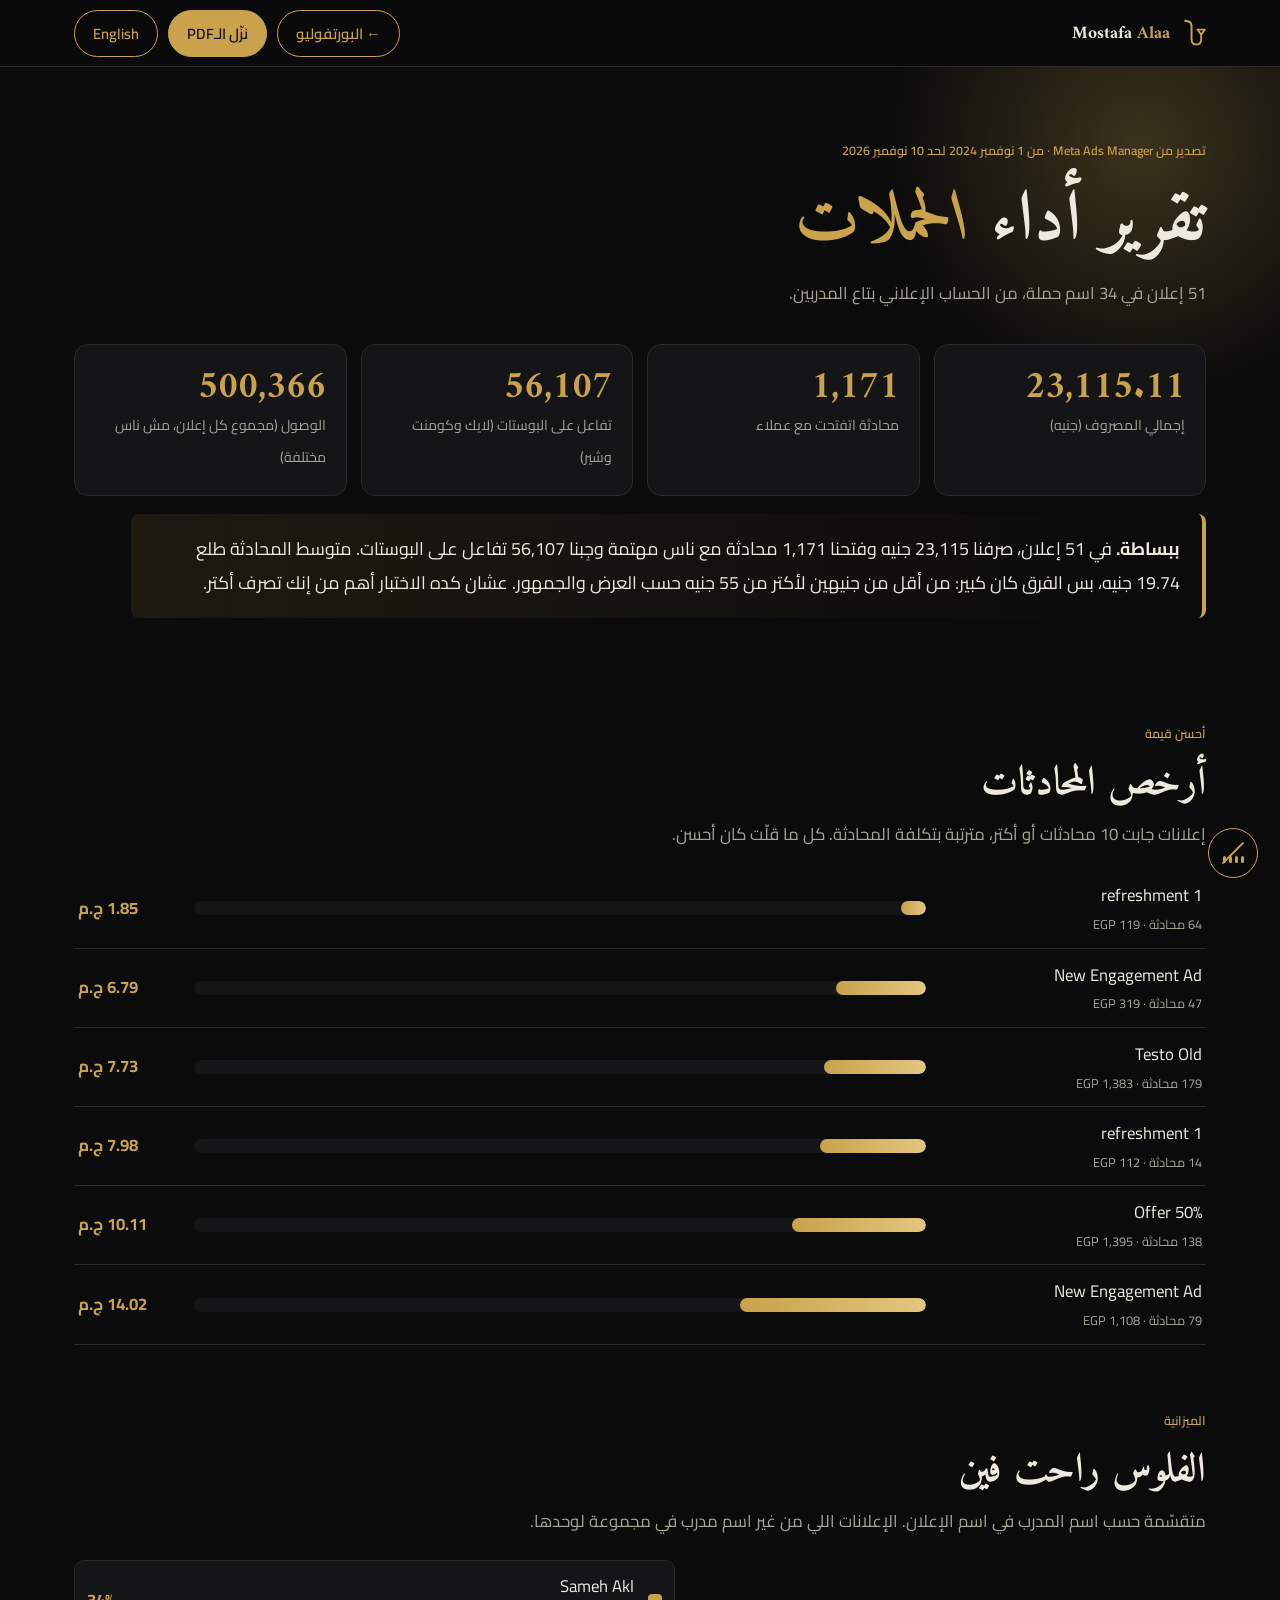
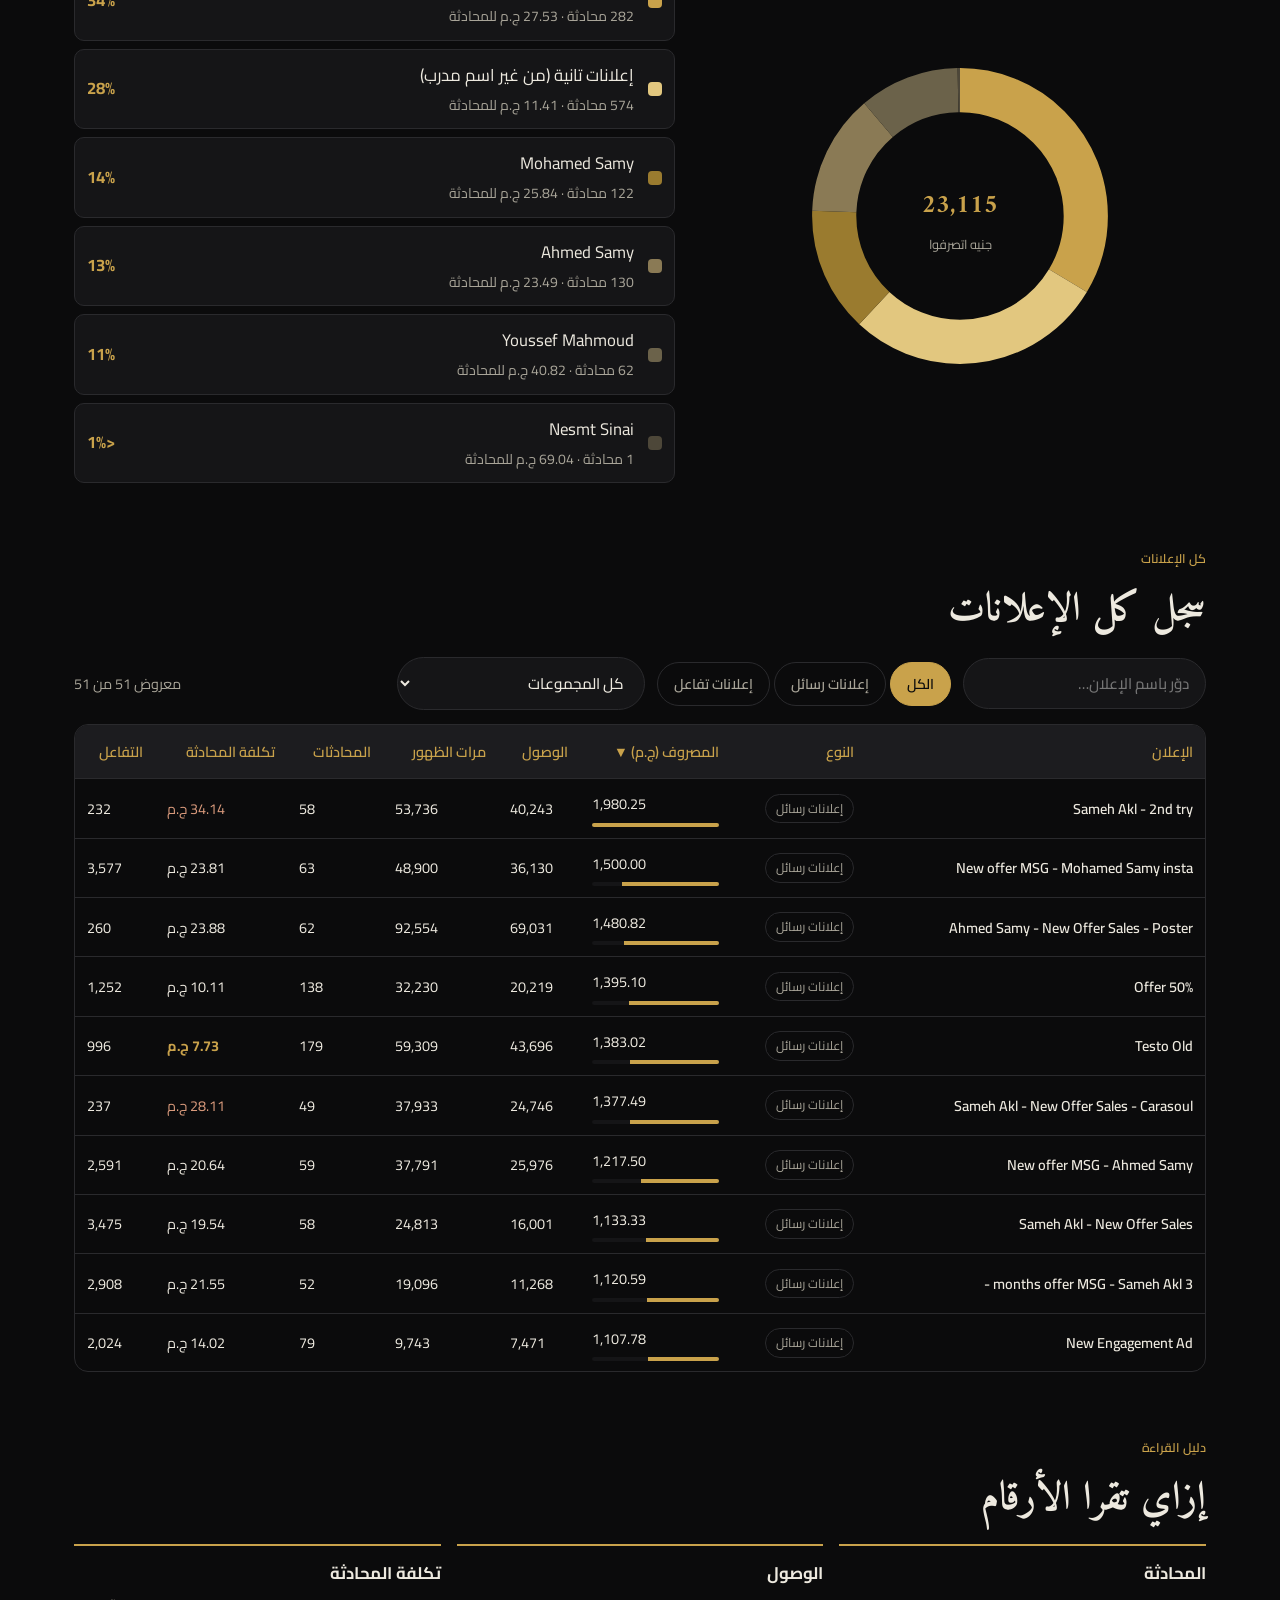
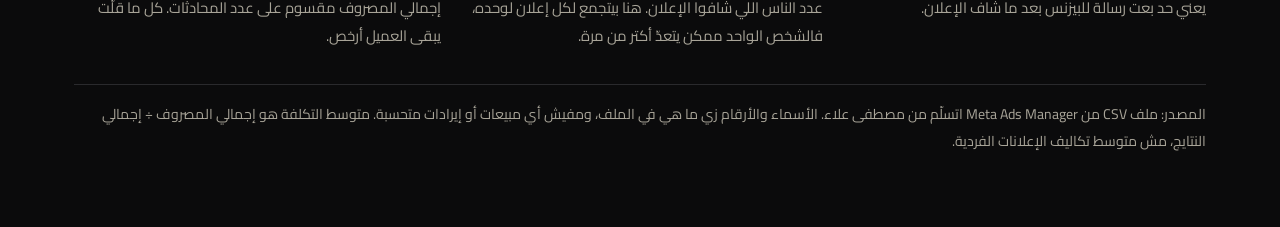
<file: campaign_report.html>
<!doctype html>
<html lang="en">
  <head>
    <meta charset="utf-8" />
    <meta
      name="description"
      content="Campaign performance report: every ad, its cost and its results, from Mostafa Alaa's Meta Ads Manager export."
    />
    <meta name="viewport" content="width=device-width, initial-scale=1" />
    <title>Campaign Performance Report — Mostafa Alaa</title>
    <link
      href="https://fonts.googleapis.com/css2?family=Amiri:wght@400;700&family=Cairo:wght@400;600;700&family=Fraunces:opsz,wght@9..144,500;9..144,700&family=Inter:wght@400;500;600&display=swap"
      rel="stylesheet"
    />
    <link rel="icon" type="image/svg+xml" href="assets/favicon.svg" />
    <link rel="stylesheet" href="css/report.css" />
  </head>
  <body>
    <div id="pg"></div>
    <div id="spot" aria-hidden="true"></div>
    <button
      id="musicBtn"
      class="musicbtn"
      type="button"
      aria-pressed="false"
      aria-label="Play music"
    >
      <span class="eqs" aria-hidden="true"><i></i><i></i><i></i><i></i></span>
    </button>
    <header>
      <div class="wrap">
        <a class="logo" href="index.html"
          ><svg class="sax" viewBox="0 0 140 160" aria-hidden="true">
            <g
              fill="none"
              stroke="currentColor"
              stroke-width="10"
              stroke-linecap="round"
              stroke-linejoin="round"
            >
              <path d="M28 14 L46 18 Q62 22 62 40" />
              <path
                d="M62 40 L62 112 Q62 142 88 142 Q114 142 114 112 L114 88"
              />
              <path d="M98 66 L114 90 L130 66" />
              <path d="M94 62 L134 62" />
            </g>
            <g fill="currentColor">
              <circle cx="62" cy="58" r="4.5" />
              <circle cx="62" cy="76" r="4.5" />
              <circle cx="62" cy="94" r="4.5" />
              <circle cx="62" cy="112" r="4.5" />
            </g></svg
          ><span>Mostafa <b>Alaa</b></span></a
        >
        <div class="acts">
          <a class="btn" href="index.html" data-k="back">← Portfolio</a
          ><a
            class="btn pri"
            id="dl"
            href="assets/files/Mostafa_Alaa_Campaign_Report.pdf"
            download="Mostafa_Alaa_Campaign_Report.pdf"
            data-k="dl"
            >Download PDF</a
          ><button class="btn" id="lt" type="button" lang="ar">العربية</button>
        </div>
      </div>
    </header>
    <main>
      <section class="hero">
        <div class="glow" aria-hidden="true"></div>
        <div class="wrap">
          <p class="eyebrow up" data-k="eyebrow" style="animation-delay: 0.05s">
            Meta Ads Manager export · 1 Nov 2024 – 10 Nov 2026
          </p>
          <h1 class="up" data-k="h1" style="animation-delay: 0.15s">
            Campaign performance <em>report</em>
          </h1>
          <p class="sub up" data-k="sub" style="animation-delay: 0.25s">
            51 ad records across 34 campaign names, from the trainers’ ad
            account.
          </p>
          <div class="kpis up" style="animation-delay: 0.35s">
            <div class="kpi">
              <b id="k1">0</b><span data-k="k1">Total spend (EGP)</span>
            </div>
            <div class="kpi">
              <b id="k2">0</b
              ><span data-k="k2">Chats started with customers</span>
            </div>
            <div class="kpi">
              <b id="k3">0</b
              ><span data-k="k3"
                >Post interactions (likes, comments, shares)</span
              >
            </div>
            <div class="kpi">
              <b id="k4">0</b
              ><span data-k="k4"
                >Ad-level reach (summed, not unique people)</span
              >
            </div>
          </div>
          <p class="plain up" id="plain" style="animation-delay: 0.45s"></p>
        </div>
      </section>

      <section class="s">
        <div class="wrap rv">
          <p class="eyebrow" data-k="e1">Best value</p>
          <h2 data-k="h2a">Cheapest chats</h2>
          <p class="sub" data-k="s1">
            Ads that started 10 or more chats, ranked by cost per chat. Lower is
            better.
          </p>
          <div class="bars" id="bars"></div>
        </div>
      </section>

      <section class="s">
        <div class="wrap rv">
          <p class="eyebrow" data-k="e2">Budget</p>
          <h2 data-k="h2b">Where the money went</h2>
          <p class="sub" data-k="s2">
            Grouped by the trainer name in each ad title. Ads without a trainer
            name sit in their own group.
          </p>
          <div class="split">
            <div class="donut">
              <svg viewBox="0 0 200 200" id="donut"></svg>
              <div class="dc">
                <div><b id="dtot">0</b><span data-k="dsp">EGP spent</span></div>
              </div>
            </div>
            <div class="leg" id="leg"></div>
          </div>
        </div>
      </section>

      <section class="s">
        <div class="wrap rv">
          <p class="eyebrow" data-k="e3">Every ad</p>
          <h2 data-k="h2c">All ad records</h2>
          <div class="tools">
            <input
              id="q"
              type="search"
              data-k="ph"
              placeholder="Search by ad name…"
              aria-label="Search"
            />
            <div id="chips" role="group"></div>
            <select id="gsel" aria-label="Group"></select
            ><span class="cnt" id="cnt"></span>
          </div>
          <div class="tw">
            <table>
              <thead>
                <tr id="th"></tr>
              </thead>
              <tbody id="tb"></tbody>
            </table>
          </div>
        </div>
      </section>

      <section class="s">
        <div class="wrap rv">
          <p class="eyebrow" data-k="e4">Reading guide</p>
          <h2 data-k="h2d">How to read the numbers</h2>
          <div class="gl">
            <div>
              <b data-k="g1t"></b>
              <p data-k="g1"></p>
            </div>
            <div>
              <b data-k="g2t"></b>
              <p data-k="g2"></p>
            </div>
            <div>
              <b data-k="g3t"></b>
              <p data-k="g3"></p>
            </div>
          </div>
          <p class="note" data-k="note"></p>
        </div>
      </section>
    </main>
    <script src="js/report-data.js"></script>
    <script src="js/jazz.js"></script>
    <script src="js/report.js"></script>
  </body>
</html>
</file>
<file: css/style.css>
/* ===== CUSTOMIZE HERE: change these variables to restyle the whole site ===== */
:root {
  --bg: #0b0b0c; /* page background */
  --surface: #151517; /* cards */
  --line: #2a2a2d; /* borders */
  --text: #ede9df; /* body text (AA on --bg) */
  --muted: #a8a498; /* secondary text (AA on --bg) */
  --gold: #c9a24b; /* accent: numbers, lines, buttons */
  --gold-soft: #e2c77f; /* hover accent */
  --radius: 14px; /* corner roundness */
  --font-head: "Fraunces", Georgia, serif;
  --font-body: "Inter", system-ui, -apple-system, "Segoe UI", Arial, sans-serif;
  --max: 1180px; /* content width */
}
* {
  box-sizing: border-box;
}
html {
  scroll-behavior: smooth;
}
body {
  margin: 0;
  background: var(--bg);
  color: var(--text);
  font: 400 1.0625rem/1.65 var(--font-body);
}
img {
  max-width: 100%;
  display: block;
}
a {
  color: var(--gold);
}
a:hover {
  color: var(--gold-soft);
}
:focus-visible {
  outline: 3px solid var(--gold-soft);
  outline-offset: 3px;
  border-radius: 6px;
}
.wrap {
  max-width: var(--max);
  margin: 0 auto;
  padding: 0 24px;
}
.skip {
  position: absolute;
  left: 8px;
  top: 8px;
  transform: translateY(-300%);
  background: var(--gold);
  color: #000;
  padding: 8px 14px;
  z-index: 99;
}
.skip:focus {
  transform: none;
}
h1,
h2,
h3 {
  font-family: var(--font-head);
  line-height: 1.1;
  margin: 0;
}
h2 {
  font-size: clamp(2rem, 5vw, 3.4rem);
  margin-bottom: 0.4em;
}
.eyebrow {
  color: var(--gold);
  letter-spacing: 0.18em;
  text-transform: uppercase;
  font-size: 0.78rem;
  font-weight: 600;
  margin: 0 0 14px;
}
section {
  padding: 96px 0;
}
.btn {
  display: inline-block;
  padding: 13px 24px;
  border-radius: 99px;
  font-weight: 600;
  text-decoration: none;
  border: 1.5px solid var(--gold);
  transition: 0.25s;
}
.btn.pri {
  background: var(--gold);
  color: #0b0b0c;
}
.btn.pri:hover {
  background: var(--gold-soft);
  color: #0b0b0c;
}
.btn.sec {
  color: var(--gold);
}
.btn.sec:hover {
  background: rgba(201, 162, 75, 0.12);
}
/* nav */
header.nav {
  position: sticky;
  top: 0;
  z-index: 20;
  background: rgba(11, 11, 12, 0.88);
  backdrop-filter: blur(10px);
  border-bottom: 1px solid var(--line);
}
.nav .wrap {
  display: flex;
  align-items: center;
  justify-content: space-between;
  height: 64px;
}
.logo {
  font-family: var(--font-head);
  font-weight: 700;
  font-size: 1.2rem;
  color: var(--text);
  text-decoration: none;
}
.logo b {
  color: var(--gold);
}
.nav ul {
  display: flex;
  gap: 22px;
  list-style: none;
  margin: 0;
  padding: 0;
}
.nav a.l {
  color: var(--muted);
  text-decoration: none;
  font-size: 0.95rem;
}
.nav a.l:hover {
  color: var(--gold);
}
/* hero */
.hero {
  position: relative;
  overflow: hidden;
  padding: 110px 0 70px;
}
.glow {
  position: absolute;
  width: 640px;
  height: 640px;
  right: -160px;
  top: -180px;
  background: radial-gradient(
    circle,
    rgba(201, 162, 75, 0.28),
    transparent 65%
  );
  will-change: transform;
  pointer-events: none;
}
.hero .wrap {
  position: relative;
  display: grid;
  grid-template-columns: 1.6fr 1fr;
  gap: 48px;
  align-items: center;
}
.hero h1 {
  font-size: clamp(2.8rem, 8vw, 6rem);
  letter-spacing: -0.02em;
}
.hero h1 em {
  color: var(--gold);
  font-style: italic;
}
.hero p.lead {
  font-size: 1.25rem;
  color: var(--muted);
  max-width: 34em;
  margin: 24px 0 32px;
}
.cta {
  display: flex;
  gap: 14px;
  flex-wrap: wrap;
}
.portrait {
  justify-self: center;
  width: min(300px, 70vw);
  aspect-ratio: 1;
  border-radius: 50%;
  padding: 8px;
  border: 1.5px solid var(--gold);
  transform: rotate(-3deg);
}
.portrait img {
  width: 100%;
  height: 100%;
  border-radius: 50%;
  object-fit: cover;
}
/* metrics */
.metrics {
  border-block: 1px solid var(--line);
  background: var(--surface);
}
.metrics .wrap {
  display: grid;
  grid-template-columns: repeat(4, 1fr);
  gap: 24px;
  padding-block: 44px;
}
.m b {
  display: block;
  font: 700 clamp(2rem, 4.5vw, 3.2rem)/1 var(--font-head);
  color: var(--gold);
}
.m span {
  color: var(--muted);
  font-size: 0.92rem;
}
.note {
  color: var(--muted);
  font-size: 0.85rem;
  margin-top: 18px;
}
/* work grid */
.grid {
  display: grid;
  grid-template-columns: repeat(12, 1fr);
  gap: 20px;
  margin-top: 36px;
}
.card {
  grid-column: span 6;
  position: relative;
  display: flex;
  flex-direction: column;
  justify-content: flex-end;
  min-height: 300px;
  padding: 28px;
  border: 1px solid var(--line);
  border-radius: var(--radius);
  background: var(--surface);
  text-decoration: none;
  color: var(--text);
  overflow: hidden;
  transition: 0.3s;
}
.card:nth-child(1) {
  grid-column: span 7;
  min-height: 380px;
}
.card:nth-child(2) {
  grid-column: span 5;
}
.card:nth-child(3) {
  grid-column: span 5;
}
.card:nth-child(4) {
  grid-column: span 7;
}
.card:hover {
  border-color: var(--gold);
  transform: translateY(-4px);
}
.card h3 {
  font-size: 1.7rem;
  margin: 6px 0;
}
.card .big {
  color: var(--gold);
  font: 700 1.15rem var(--font-body);
}
.tag {
  font-size: 0.75rem;
  letter-spacing: 0.14em;
  text-transform: uppercase;
  color: var(--muted);
}
/* case studies */
.case {
  border-top: 1px solid var(--line);
}
.case h2 span {
  color: var(--gold);
}
.facts {
  display: grid;
  grid-template-columns: repeat(4, 1fr);
  gap: 22px;
  margin: 30px 0;
}
.facts div {
  border-inline-start: 2px solid var(--gold);
  padding-inline-start: 16px;
}
.facts h4 {
  margin: 0 0 6px;
  font: 600 0.8rem var(--font-body);
  letter-spacing: 0.14em;
  text-transform: uppercase;
  color: var(--gold);
}
.facts p {
  margin: 0;
  color: var(--muted);
  font-size: 0.97rem;
}
.kpis {
  display: flex;
  flex-wrap: wrap;
  gap: 12px;
  margin: 0 0 28px;
  padding: 0;
  list-style: none;
}
.kpis li {
  border: 1px solid var(--line);
  border-radius: 99px;
  padding: 8px 18px;
  font-size: 0.95rem;
}
.kpis b {
  color: var(--gold);
}
.sub {
  color: var(--muted);
  margin: 30px 0 12px;
  font-weight: 600;
}

.card .num {
  font: 700 clamp(2.6rem, 6vw, 4.4rem)/1 var(--font-head);
  color: var(--gold);
  margin: auto 0 4px;
}
.runs {
  display: grid;
  grid-template-columns: repeat(auto-fill, minmax(260px, 1fr));
  gap: 16px;
  margin: 8px 0 28px;
}
.run {
  display: flex;
  flex-direction: column;
  gap: 6px;
  border: 1px solid var(--line);
  border-radius: var(--radius);
  background: var(--surface);
  padding: 20px;
  transition: 0.25s;
}
.run:hover {
  border-color: var(--gold);
  transform: translateY(-3px);
}
.run h4 {
  margin: 2px 0 0;
  font: 600 1rem var(--font-body);
}
.hero-n b {
  font: 700 2.6rem/1 var(--font-head);
}
.hero-n span {
  color: var(--muted);
  margin-inline-start: 8px;
  font-size: 0.9rem;
}
.each {
  margin: 0;
  color: var(--muted);
}
.each b {
  color: var(--gold);
  font-size: 1.25rem;
}
.mini {
  display: flex;
  justify-content: space-between;
  gap: 10px;
  margin: 8px 0 0;
  padding-top: 12px;
  border-top: 1px solid var(--line);
}
.mini dt {
  font-size: 0.7rem;
  text-transform: uppercase;
  letter-spacing: 0.1em;
  color: var(--muted);
}
.mini dd {
  margin: 0;
  font-size: 0.88rem;
  font-weight: 600;
  white-space: nowrap;
}
.proof {
  margin-top: auto;
  display: flex;
  align-items: center;
  gap: 12px;
  background: none;
  border: 1px dashed var(--line);
  border-radius: 10px;
  padding: 8px;
  color: var(--gold);
  font: 600 0.85rem var(--font-body);
  cursor: zoom-in;
  text-align: start;
}
.proof:hover {
  border-color: var(--gold);
}
.run > .proof {
  margin-top: auto;
}
.run .mini {
  margin-bottom: 16px;
}
.proof img {
  width: 44px;
  height: 56px;
  object-fit: cover;
  object-position: center 30%;
  border-radius: 6px;
}
.exp {
  margin: auto 0 0;
  font-size: 0.8rem;
  color: var(--muted);
  border-top: 1px dashed var(--line);
  padding-top: 10px;
}
.chart {
  display: grid;
  gap: 6px;
  margin-top: 28px;
}
.row {
  display: grid;
  grid-template-columns: minmax(170px, 250px) 1fr 96px;
  gap: 16px;
  align-items: center;
  background: none;
  border: 0;
  border-bottom: 1px solid var(--line);
  color: var(--text);
  text-align: start;
  padding: 10px 4px;
  cursor: zoom-in;
  font: 500 0.95rem var(--font-body);
  width: 100%;
}
.row small {
  display: block;
  color: var(--muted);
  font-weight: 400;
}
.row:hover .lab {
  color: var(--gold);
}
.track {
  height: 14px;
  background: var(--surface);
  border-radius: 99px;
  overflow: hidden;
  display: block;
}
.fill {
  display: block;
  height: 100%;
  width: var(--w);
  background: linear-gradient(90deg, var(--gold), var(--gold-soft));
  border-radius: 99px;
  transition: width 1.1s cubic-bezier(0.2, 0.7, 0.2, 1);
}
.row .v {
  font-weight: 700;
  color: var(--gold);
  text-align: end;
}
.js .chart:not(.in) .fill {
  width: 0;
}
.stripbar {
  display: flex;
  justify-content: flex-end;
  gap: 8px;
  margin-bottom: 10px;
}
.stripbar button {
  background: none;
  color: var(--gold);
  border: 1px solid var(--line);
  border-radius: 99px;
  width: 44px;
  height: 40px;
  font-size: 1.1rem;
  cursor: pointer;
}
.stripbar button:hover {
  border-color: var(--gold);
}
.strip {
  display: flex;
  gap: 16px;
  overflow-x: auto;
  scroll-snap-type: x mandatory;
  padding-bottom: 14px;
}
.post {
  flex: 0 0 min(78vw, 340px);
  scroll-snap-align: start;
  margin: 0;
}
.post button {
  display: block;
  width: 100%;
  padding: 0;
  border: 1px solid var(--line);
  border-radius: 14px;
  overflow: hidden;
  background: var(--surface);
  cursor: zoom-in;
}
.post button:hover {
  border-color: var(--gold);
}
.post figcaption {
  color: var(--muted);
  font-size: 0.88rem;
  padding: 10px 4px 0;
}
.stats3 {
  display: grid;
  grid-template-columns: repeat(3, 1fr);
  gap: 20px;
  margin: 30px 0 40px;
}
.decks {
  display: grid;
  gap: 14px;
}
.deck {
  border: 1px solid var(--line);
  border-radius: var(--radius);
  background: var(--surface);
  padding: 20px 22px;
}
.deck h3 {
  font-size: 1.2rem;
  margin: 4px 0 8px;
}
.deck ul {
  margin: 0;
  padding-inline-start: 18px;
  color: var(--muted);
  font-size: 0.93rem;
}
.vid {
  position: relative;
  aspect-ratio: 16/9;
  width: 100%;
  border: 1px solid var(--gold);
  border-radius: var(--radius);
  background: linear-gradient(135deg, #221d10, #0b0b0c);
  display: grid;
  place-items: center;
  cursor: pointer;
}
.vid iframe {
  position: absolute;
  inset: 0;
  width: 100%;
  height: 100%;
  border: 0;
  border-radius: var(--radius);
}
.play {
  width: 78px;
  height: 78px;
  border-radius: 50%;
  background: var(--gold);
  color: #0b0b0c;
  display: grid;
  place-items: center;
  font-size: 1.8rem;
  padding-left: 5px;
}
@media (max-width: 860px) {
  .row {
    grid-template-columns: 1fr 86px;
  }
  .row .track {
    grid-column: 1/-1;
    order: 3;
  }
  .stats3 {
    grid-template-columns: 1fr;
  }
}
/* lightbox */
dialog {
  border: 1px solid var(--gold);
  border-radius: var(--radius);
  background: var(--bg);
  color: var(--text);
  padding: 16px;
  max-width: min(94vw, 860px);
  width: 100%;
}
dialog::backdrop {
  background: rgba(0, 0, 0, 0.85);
}
dialog img {
  max-height: 78vh;
  margin: 0 auto;
  border-radius: 8px;
}
dialog p {
  text-align: center;
  color: var(--muted);
  margin: 12px 0 0;
  font-size: 0.95rem;
}
.lbbar {
  display: flex;
  justify-content: space-between;
  margin-bottom: 10px;
}
.lbbar button {
  background: none;
  color: var(--gold);
  border: 1px solid var(--line);
  border-radius: 99px;
  padding: 6px 16px;
  font: 600 0.9rem var(--font-body);
  cursor: pointer;
}
.lbbar button:hover {
  border-color: var(--gold);
}
/* mentorship, skills, about */
.two {
  display: grid;
  grid-template-columns: 1fr 1fr;
  gap: 48px;
}
.list {
  list-style: none;
  padding: 0;
  margin: 18px 0 0;
}
.list li {
  padding: 11px 0;
  border-bottom: 1px solid var(--line);
}
.list li::before {
  content: "◆";
  color: var(--gold);
  margin-right: 12px;
  font-size: 0.7rem;
}
.skills {
  display: grid;
  grid-template-columns: repeat(2, 1fr);
  gap: 20px;
  margin-top: 30px;
}
.sk {
  border: 1px solid var(--line);
  border-radius: var(--radius);
  padding: 24px;
  background: var(--surface);
}
.sk h3 {
  font: 600 0.85rem var(--font-body);
  letter-spacing: 0.14em;
  text-transform: uppercase;
  color: var(--gold);
  margin-bottom: 14px;
}
.chips {
  display: flex;
  flex-wrap: wrap;
  gap: 8px;
  padding: 0;
  margin: 0;
  list-style: none;
}
.chips li {
  border: 1px solid var(--line);
  border-radius: 99px;
  padding: 6px 14px;
  font-size: 0.94rem;
}
.tl {
  margin-top: 20px;
}
.tl div {
  display: grid;
  grid-template-columns: 150px 1fr;
  gap: 16px;
  padding: 14px 0;
  border-bottom: 1px solid var(--line);
}
.tl time {
  color: var(--gold);
  font-size: 0.9rem;
}
.tl small {
  display: block;
  color: var(--muted);
}
.contact {
  text-align: center;
  background: var(--surface);
  border-top: 1px solid var(--line);
}
.contact h2 {
  font-size: clamp(2.4rem, 7vw, 5rem);
}
.contact .cta {
  justify-content: center;
  margin-top: 28px;
}
footer {
  padding: 28px 0;
  text-align: center;
  color: var(--muted);
  font-size: 0.88rem;
  border-top: 1px solid var(--line);
}
/* motion: moderate, honors reduced-motion */
.js .rv {
  opacity: 0;
  transform: translateY(26px);
  transition:
    opacity 0.7s ease,
    transform 0.7s ease;
}
.js .rv.in {
  opacity: 1;
  transform: none;
}
@media (prefers-reduced-motion: reduce) {
  html {
    scroll-behavior: auto;
  }
  .js .rv {
    opacity: 1;
    transform: none;
    transition: none;
  }
  .glow {
    transform: none !important;
  }
  * {
    transition: none !important;
  }
}
@media (max-width: 860px) {
  .hero .wrap,
  .two {
    grid-template-columns: 1fr;
  }
  .metrics .wrap,
  .facts {
    grid-template-columns: 1fr 1fr;
  }
  .card,
  .card:nth-child(n) {
    grid-column: span 12;
    min-height: 260px;
  }
  .nav ul {
    display: none;
  }
  .skills {
    grid-template-columns: 1fr;
  }
  .tl div {
    grid-template-columns: 1fr;
    gap: 2px;
  }
  section {
    padding: 70px 0;
  }
}

/* ===== language gate + Arabic (RTL) ===== */
#langgate {
  position: fixed;
  inset: 0;
  z-index: 100;
  display: grid;
  place-items: center;
  padding: 24px;
  background: rgba(11, 11, 12, 0.5);
  -webkit-backdrop-filter: blur(16px);
  backdrop-filter: blur(16px);
}
#langgate[hidden] {
  display: none;
}
.lgbox {
  max-width: 520px;
  width: 100%;
  text-align: center;
  background: rgba(21, 21, 23, 0.94);
  border: 1px solid var(--gold);
  border-radius: 20px;
  padding: 40px 28px;
}
.lgbox h2 {
  font-size: clamp(1.7rem, 5vw, 2.3rem);
  margin: 0 0 4px;
}
.lgbox p {
  color: var(--muted);
  margin: 0;
}
.lgbtns {
  display: flex;
  gap: 14px;
  justify-content: center;
  flex-wrap: wrap;
  margin-top: 28px;
}
.lgbtns .btn {
  font: 600 1.1rem var(--font-body);
  min-width: 170px;
  cursor: pointer;
}
.lgbtns .btn[lang="ar"] {
  font-family: "Cairo", system-ui, Tahoma, sans-serif;
}
#langToggle {
  font: 600 0.9rem var(--font-body);
  padding: 7px 16px;
  cursor: pointer;
  background: none;
}
#langToggle[lang="ar"] {
  font-family: "Cairo", system-ui, Tahoma, sans-serif;
}
html[lang="ar"] {
  --font-head: "Amiri", "Noto Naskh Arabic", Georgia, serif;
  --font-body: "Cairo", "Segoe UI", Tahoma, system-ui, sans-serif;
}
html[lang="ar"] body {
  line-height: 1.9;
}
html[lang="ar"] h1,
html[lang="ar"] h2,
html[lang="ar"] h3 {
  line-height: 1.35;
}
html[lang="ar"] .hero h1 {
  line-height: 1.25;
}
html[lang="ar"] * {
  letter-spacing: 0 !important;
  text-transform: none !important;
}
html[lang="ar"] .eyebrow,
html[lang="ar"] .tag,
html[lang="ar"] .facts h4,
html[lang="ar"] .mini dt {
  font-weight: 700;
}
html[lang="ar"] .portrait {
  transform: rotate(3deg);
}
.logo {
  display: inline-flex;
  align-items: center;
  gap: 10px;
}
svg.sax {
  width: 28px;
  height: 32px;
  color: var(--gold);
  flex: none;
}
.hero h1 {
  font-size: clamp(2.6rem, 7vw, 5.2rem);
}
.hero p.lead {
  font-size: 1.1rem;
  max-width: 37em;
}
.portrait {
  position: relative;
}
.portrait .badge {
  position: absolute;
  inset-inline-end: -8px;
  bottom: 20px;
  width: 68px;
  height: 68px;
  border-radius: 50%;
  background: var(--bg);
  border: 1.5px solid var(--gold);
  display: grid;
  place-items: center;
  transform: rotate(3deg);
}
.badge svg.sax {
  width: 34px;
  height: 38px;
}
.three {
  display: grid;
  grid-template-columns: repeat(3, 1fr);
  gap: 18px;
  margin-top: 30px;
}
.pr {
  border: 1px solid var(--line);
  border-radius: var(--radius);
  padding: 26px;
  background: var(--surface);
  transition:
    border-color 0.3s,
    transform 0.3s;
}
.pr:hover {
  border-color: var(--gold);
  transform: translateY(-5px);
}
.pr .no {
  color: var(--gold);
  font: 700 0.85rem var(--font-body);
  letter-spacing: 0.18em;
}
.pr h3 {
  font-size: 1.8rem;
  margin: 10px 0 8px;
}
.pr p {
  margin: 0;
  color: var(--muted);
}
.how h2 {
  max-width: 20em;
}
.svc-grid {
  display: grid;
  grid-template-columns: repeat(auto-fit, minmax(230px, 1fr));
  gap: 20px;
  margin-top: 30px;
}
.svc {
  border-top: 2px solid var(--gold);
  padding: 18px 4px 8px;
}
.svc h3 {
  font: 600 1.15rem var(--font-body);
  margin: 0 0 8px;
}
.svc p {
  margin: 0;
  color: var(--muted);
  font-size: 0.97rem;
}
.sub-lead {
  color: var(--muted);
  max-width: 44em;
  margin: 0 0 8px;
}
.worksec {
  padding-bottom: 0;
}
.proj {
  border-top: 1px solid var(--line);
  padding: 56px 0 12px;
}
.proj .eyebrow {
  margin-bottom: 8px;
}
.proj h3 {
  font-size: clamp(1.8rem, 4vw, 2.8rem);
  margin: 0 0 16px;
}
.plain {
  font: 500 clamp(1.2rem, 2.2vw, 1.55rem)/1.5 var(--font-body);
  max-width: 34em;
  margin: 0 0 16px;
}
.pdid {
  color: var(--muted);
  max-width: 44em;
  margin: 0 0 10px;
}
.pres {
  border-inline-start: 3px solid var(--gold);
  padding-inline-start: 16px;
  margin: 16px 0 18px;
  color: var(--text);
}
.data {
  margin-top: 14px;
  border: 1px solid var(--line);
  border-radius: var(--radius);
  background: rgba(21, 21, 23, 0.55);
}
.data > summary {
  cursor: pointer;
  padding: 16px 20px;
  font-weight: 600;
  color: var(--gold);
  list-style: none;
  display: flex;
  justify-content: space-between;
  align-items: center;
  gap: 12px;
}
.data > summary::-webkit-details-marker {
  display: none;
}
.data > summary::after {
  content: "+";
  font-size: 1.6rem;
  line-height: 1;
}
.data[open] > summary::after {
  content: "\2212";
}
.data .inner {
  padding: 4px 20px 24px;
}
.guide {
  color: var(--muted);
  font-size: 0.92rem;
  border-inline-start: 3px solid var(--line);
  padding-inline-start: 12px;
  margin: 6px 0 18px;
  max-width: 52em;
}
.reportsec {
  padding: 60px 0;
}
.reportbar {
  display: flex;
  gap: 24px;
  align-items: center;
  justify-content: space-between;
  flex-wrap: wrap;
  border: 1px solid var(--gold);
  border-radius: 20px;
  padding: 30px 34px;
  background: linear-gradient(
    135deg,
    rgba(201, 162, 75, 0.12),
    transparent 70%
  );
}
.reportbar h3 {
  font-size: 1.8rem;
  margin: 0 0 4px;
}
.reportbar p {
  margin: 0;
}
.music .wrap {
  display: grid;
  grid-template-columns: 0.7fr 1.3fr;
  gap: 56px;
  align-items: center;
}
.bigsax {
  width: 100%;
  max-width: 260px;
  height: auto;
  color: var(--gold);
  margin-inline: auto;
  display: block;
  animation: sway 6s ease-in-out infinite;
  transform-origin: 50% 90%;
}
.mu {
  padding: 14px 0;
  border-bottom: 1px solid var(--line);
}
.mu h3 {
  font: 600 1.1rem var(--font-body);
  color: var(--gold);
  margin: 0 0 4px;
}
.mu p {
  margin: 0;
  color: var(--muted);
}
.run > .proof {
  margin-top: auto;
}
a.proof {
  text-decoration: none;
}
button.btn {
  font: 600 1.0625rem/1.65 var(--font-body);
  cursor: pointer;
}
button.btn.sec {
  background: transparent;
  color: var(--gold);
}
button.btn.sec:hover {
  background: rgba(201, 162, 75, 0.12);
}
button.btn.pri {
  background: var(--gold);
  color: #0b0b0c;
}
html[lang="ar"] button.btn {
  font-family: "Cairo", system-ui, Tahoma, sans-serif;
}
/* ---- motion ---- */
#pg {
  position: fixed;
  top: 0;
  left: 0;
  height: 3px;
  width: 0;
  background: linear-gradient(90deg, var(--gold), #e2c77f);
  z-index: 60;
}
.glow {
  animation: drift 14s ease-in-out infinite alternate;
}
@keyframes drift {
  to {
    transform: translate(-70px, 60px) scale(1.12);
  }
}
.hero h1 em {
  background: linear-gradient(90deg, var(--gold), #f3dc9b, var(--gold));
  background-size: 200% auto;
  -webkit-background-clip: text;
  background-clip: text;
  color: transparent;
  animation: shine 6s linear infinite;
}
@keyframes shine {
  to {
    background-position: 200% center;
  }
}
.js .ha {
  opacity: 0;
}
body.go .ha {
  animation: haup 0.9s cubic-bezier(0.2, 0.7, 0.2, 1) forwards;
  animation-delay: calc(var(--n) * 0.13s + 0.1s);
}
@keyframes haup {
  from {
    opacity: 0;
    translate: 0 26px;
  }
  to {
    opacity: 1;
    translate: 0 0;
  }
}
.portrait img {
  animation: float 7s ease-in-out infinite;
}
@keyframes float {
  50% {
    translate: 0 -9px;
  }
}
.badge::after {
  content: "";
  position: absolute;
  inset: -6px;
  border-radius: 50%;
  border: 1.5px solid var(--gold);
  opacity: 0.6;
  animation: ping 2.6s ease-out infinite;
}
@keyframes ping {
  to {
    transform: scale(1.45);
    opacity: 0;
  }
}
.nav a.l {
  position: relative;
}
.nav a.l::after {
  content: "";
  position: absolute;
  inset-inline: 0;
  bottom: -6px;
  height: 2px;
  background: var(--gold);
  transform: scaleX(0);
  transition: transform 0.3s;
}
.nav a.l:hover::after {
  transform: scaleX(1);
}
.eq {
  display: flex;
  gap: 6px;
  align-items: flex-end;
  justify-content: center;
  height: 52px;
  margin-top: 22px;
}
.eq i {
  width: 7px;
  height: 10px;
  background: var(--gold);
  border-radius: 4px;
  animation: eq 1.2s ease-in-out infinite alternate;
}
.eq i:nth-child(2) {
  animation-duration: 0.8s;
  animation-delay: 0.15s;
}
.eq i:nth-child(3) {
  animation-duration: 1s;
  animation-delay: 0.3s;
}
.eq i:nth-child(4) {
  animation-duration: 0.7s;
}
.eq i:nth-child(5) {
  animation-duration: 1.3s;
  animation-delay: 0.2s;
}
.eq i:nth-child(6) {
  animation-duration: 0.9s;
  animation-delay: 0.4s;
}
.eq i:nth-child(7) {
  animation-duration: 1.1s;
  animation-delay: 0.1s;
}
@keyframes eq {
  from {
    height: 8px;
  }
  to {
    height: 48px;
  }
}
@keyframes sway {
  50% {
    transform: rotate(2.5deg);
  }
}
/* ---- wheel gallery ---- */
.wheelsec {
  padding: 70px 0 40px;
  position: relative;
}
.wheelsec .whead {
  text-align: center;
  max-width: 46em;
  margin: 0 auto 30px;
  padding: 0 24px;
}
.wheel {
  display: grid;
  grid-template-columns: repeat(auto-fill, minmax(220px, 1fr));
  gap: 14px;
  max-width: 1180px;
  margin: 0 auto;
  padding: 0 24px;
}
.wi {
  padding: 0;
  border: 1px solid var(--line);
  border-radius: 14px;
  overflow: hidden;
  background: var(--surface);
  cursor: pointer;
  transition:
    border-color 0.25s,
    box-shadow 0.25s;
}
.wi:hover,
.wi:focus-visible {
  border-color: var(--gold);
  box-shadow:
    0 0 0 1px var(--gold),
    0 16px 40px rgba(0, 0, 0, 0.5);
}
.wi img {
  display: block;
  width: 100%;
  height: auto;
}
.wcap,
.hint {
  display: none;
}
.wheelsec.live {
  height: calc(100vh + var(--n) * 46vh);
  padding: 0;
}
.live .stage {
  position: sticky;
  top: 0;
  height: 100vh;
  overflow: hidden;
}
.live .whead {
  position: absolute;
  top: 84px;
  left: 0;
  right: 0;
  margin: 0 auto;
  z-index: 100;
  pointer-events: none;
}
.live .whead h2 {
  font-size: clamp(1.6rem, 3.4vw, 2.6rem);
}
.live .whead .eyebrow {
  margin-bottom: 6px;
}
.live .hint {
  display: block;
  color: var(--muted);
  font-size: 0.9rem;
  margin: 6px 0 0;
}
.live .hint::after {
  content: " \2193";
  display: inline-block;
  animation: bob 1.4s ease-in-out infinite;
}
@keyframes bob {
  50% {
    transform: translateY(5px);
  }
}
.live .wheel {
  display: block;
  position: absolute;
  inset: 0;
  max-width: none;
  padding: 0;
}
.live .wi {
  position: absolute;
  left: 0;
  top: 0;
  will-change: transform;
  box-shadow: 0 20px 50px rgba(0, 0, 0, 0.55);
}
.live .wcap {
  display: block;
  position: absolute;
  bottom: 34px;
  left: 0;
  right: 0;
  text-align: center;
  margin: 0;
  padding: 0 24px;
  z-index: 100;
  color: var(--text);
  font-weight: 500;
}
@media (max-width: 860px) {
  .three {
    grid-template-columns: 1fr;
  }
  .reportbar {
    padding: 22px;
  }
  .music .wrap {
    grid-template-columns: 1fr;
    gap: 28px;
  }
  .bigsax {
    max-width: 170px;
  }
  .live .whead {
    top: 76px;
  }
}
@media (prefers-reduced-motion: reduce) {
  .ha {
    opacity: 1 !important;
    animation: none !important;
  }
  .glow,
  .hero h1 em,
  .portrait img,
  .badge::after,
  .eq i,
  .bigsax,
  .hint::after {
    animation: none !important;
  }
  .eq i {
    height: 24px;
  }
  #pg {
    display: none;
  }
}

/* ---- site-wide mouse spotlight ---- */
#spot {
  position: fixed;
  inset: 0;
  z-index: 90;
  pointer-events: none;
  background: radial-gradient(
    520px circle at var(--sx, 50%) var(--sy, 35%),
    rgba(201, 162, 75, 0.2),
    transparent 62%
  );
  mix-blend-mode: screen;
  opacity: 0;
  transition: opacity 0.7s;
}
#spot.on {
  opacity: 1;
}
@media (hover: none) {
  #spot {
    display: none;
  }
}
/* ---- music button ---- */
.musicbtn {
  display: none;
  position: fixed;
  bottom: 22px;
  inset-inline-start: 22px;
  z-index: 80;
  width: 50px;
  height: 50px;
  border-radius: 50%;
  border: 1.5px solid var(--gold);
  background: rgba(11, 11, 12, 0.88);
  backdrop-filter: blur(8px);
  place-items: center;
  cursor: pointer;
  padding: 0;
  transition:
    transform 0.25s,
    background 0.25s;
}
body.go .musicbtn {
  display: grid;
}
.musicbtn:hover {
  transform: scale(1.08);
  background: rgba(201, 162, 75, 0.16);
}
.musicbtn .eqs {
  display: flex;
  gap: 3px;
  align-items: flex-end;
  height: 20px;
}
.musicbtn .eqs i {
  width: 3px;
  height: 7px;
  background: var(--gold);
  border-radius: 2px;
}
.musicbtn.playing .eqs i {
  animation: eq2 0.9s ease-in-out infinite alternate;
}
.musicbtn.playing .eqs i:nth-child(2) {
  animation-duration: 0.6s;
}
.musicbtn.playing .eqs i:nth-child(3) {
  animation-duration: 1.1s;
}
.musicbtn.playing .eqs i:nth-child(4) {
  animation-duration: 0.75s;
}
.musicbtn:not(.playing)::after {
  content: "";
  position: absolute;
  width: 30px;
  height: 2px;
  background: var(--gold);
  transform: rotate(-45deg);
  border-radius: 2px;
}
@keyframes eq2 {
  from {
    height: 5px;
  }
  to {
    height: 20px;
  }
}
@media (prefers-reduced-motion: reduce) {
  #spot {
    display: none;
  }
  .musicbtn.playing .eqs i {
    animation: none;
    height: 14px;
  }
}
.musicbtn.wait {
  animation: mpulse 2s ease-out infinite;
}
@keyframes mpulse {
  0% {
    box-shadow: 0 0 0 0 rgba(201, 162, 75, 0.55);
  }
  100% {
    box-shadow: 0 0 0 16px rgba(201, 162, 75, 0);
  }
}
@media (prefers-reduced-motion: reduce) {
  .musicbtn.wait {
    animation: none;
  }
}
@media (max-width: 860px) {
  .hero {
    padding: 40px 0 36px;
  }
  .hero .wrap > .portrait {
    order: -1;
    margin: 0 auto 6px;
    width: min(250px, 64vw);
  }
  .hero .wrap {
    gap: 26px;
  }
  .musicbtn {
    bottom: 16px;
    inset-inline-start: 16px;
    width: 46px;
    height: 46px;
  }
}

/* ===== v2: covers, icons, marquee, wave, calculator, timeline, split headings ===== */
.proj .head {
  display: grid;
  grid-template-columns: 1.1fr 0.9fr;
  gap: 48px;
  align-items: center;
  margin-bottom: 10px;
}
.cover {
  position: relative;
  border-radius: 22px;
  overflow: hidden;
  border: 1px solid var(--line);
  aspect-ratio: 5/4.2;
  background: var(--surface);
  box-shadow: 0 30px 70px rgba(0, 0, 0, 0.5);
}
.cover img {
  position: absolute;
  left: 0;
  right: 0;
  top: -8%;
  width: 100%;
  height: 116%;
  object-fit: cover;
  display: block;
  will-change: transform;
}
.cover.svgcover {
  background: linear-gradient(180deg, #1b170b, #0b0b0c);
}
.cover.svgcover svg {
  position: absolute;
  inset: 0;
  width: 100%;
  height: 100%;
}
.bld {
  fill: #17150f;
  stroke: #322b19;
}
.win {
  fill: #c9a24b;
  opacity: 0.12;
  animation: twinkle 4.5s ease-in-out infinite;
}
@keyframes twinkle {
  45%,
  55% {
    opacity: 0.95;
  }
}
.sun {
  animation: sunpulse 6s ease-in-out infinite;
  transform-origin: 300px 86px;
}
@keyframes sunpulse {
  50% {
    transform: scale(1.12);
  }
}
.cover .chip {
  position: absolute;
  inset-inline-start: 16px;
  bottom: 16px;
  background: rgba(11, 11, 12, 0.84);
  backdrop-filter: blur(8px);
  border: 1px solid var(--gold);
  border-radius: 99px;
  padding: 8px 16px;
  font-weight: 600;
  font-size: 0.88rem;
  animation: bob2 5s ease-in-out infinite;
}
@keyframes bob2 {
  50% {
    transform: translateY(-6px);
  }
}
.svc .ico {
  width: 46px;
  height: 46px;
  color: var(--gold);
  margin-bottom: 14px;
  display: block;
}
.ico * {
  stroke-dasharray: 130;
  stroke-dashoffset: 130;
  transition: stroke-dashoffset 1.7s ease 0.15s;
}
.svc.drawn .ico * {
  stroke-dashoffset: 0;
}
html:not(.js) .ico * {
  stroke-dashoffset: 0;
}
.marquee {
  overflow: hidden;
  border-block: 1px solid var(--line);
  padding: 18px 0;
  direction: ltr;
  background: rgba(21, 21, 23, 0.4);
}
.mq {
  display: flex;
  width: max-content;
  animation: mq 40s linear infinite;
}
.marquee:hover .mq {
  animation-play-state: paused;
}
.mqg {
  display: flex;
  align-items: center;
  gap: 34px;
  padding-inline-end: 34px;
  font: 700 clamp(1.8rem, 4vw, 3rem) var(--font-head);
  color: transparent;
  -webkit-text-stroke: 1px rgba(201, 162, 75, 0.7);
  white-space: nowrap;
}
.mqg i {
  color: var(--gold);
  font-style: normal;
  -webkit-text-stroke: 0;
  font-size: 0.55em;
}
html[lang="ar"] .mqg {
  -webkit-text-stroke: 0;
  color: rgba(201, 162, 75, 0.72);
}
@keyframes mq {
  to {
    transform: translateX(-50%);
  }
}
.wave {
  display: block;
  width: 100%;
  height: 46px;
}
.wave path {
  fill: none;
  stroke: var(--gold);
  stroke-width: 1.6;
  stroke-opacity: 0.55;
  stroke-dasharray: 8 10;
  animation: flow 14s linear infinite;
}
@keyframes flow {
  to {
    stroke-dashoffset: -360;
  }
}
.split .w {
  display: inline-block;
  overflow: hidden;
  vertical-align: top;
  padding-block: 0.14em;
  margin-block: -0.14em;
}
.split .w > span {
  display: inline-block;
  transform: translateY(112%);
  transition: transform 0.85s cubic-bezier(0.2, 0.7, 0.2, 1);
}
.split.done .w > span {
  transform: none;
}
.calc {
  padding: 80px 0;
}
.calcbox {
  display: grid;
  grid-template-columns: 1fr 1.1fr;
  gap: 48px;
  border: 1px solid var(--line);
  border-radius: 24px;
  padding: 40px;
  background:
    radial-gradient(circle at 0 0, rgba(201, 162, 75, 0.1), transparent 55%),
    var(--surface);
}
.calcbox h2 {
  font-size: clamp(1.7rem, 3.4vw, 2.5rem);
}
.presets {
  display: flex;
  gap: 8px;
  flex-wrap: wrap;
  margin: 16px 0;
}
.pre {
  background: none;
  border: 1px solid var(--line);
  color: var(--muted);
  border-radius: 99px;
  padding: 8px 16px;
  font: 600 0.88rem var(--font-body);
  cursor: pointer;
  transition: 0.2s;
}
.pre:hover {
  border-color: var(--gold);
}
.pre.on {
  background: var(--gold);
  color: #0b0b0c;
  border-color: var(--gold);
}
.inputs {
  display: grid;
  grid-template-columns: 1fr 1fr;
  gap: 16px;
}
.f label {
  display: block;
  color: var(--muted);
  font-size: 0.85rem;
  margin-bottom: 6px;
}
.f input[type="text"] {
  width: 100%;
  background: var(--bg);
  color: var(--text);
  border: 1px solid var(--line);
  border-radius: 12px;
  padding: 12px 14px;
  font: 600 1.05rem var(--font-body);
  direction: ltr;
}
.f input[type="text"]:focus {
  border-color: var(--gold);
  outline: none;
}
.rng {
  display: flex;
  align-items: center;
  gap: 12px;
  direction: ltr;
}
.rng input {
  flex: 1;
  accent-color: var(--gold);
}
.rng output {
  min-width: 3.2em;
  text-align: end;
  color: var(--gold);
  font-weight: 700;
}
.out {
  display: grid;
  grid-template-columns: 1fr 1fr;
  gap: 12px;
  margin-top: 22px;
}
.out div {
  border: 1px solid var(--line);
  border-radius: 14px;
  padding: 16px;
  background: rgba(11, 11, 12, 0.5);
}
.out b {
  display: block;
  font: 700 1.9rem/1.1 var(--font-head);
  color: var(--gold);
}
.out span {
  color: var(--muted);
  font-size: 0.82rem;
}
.tl {
  position: relative;
  padding-inline-start: 26px;
}
.tl::before {
  content: "";
  position: absolute;
  inset-inline-start: 0;
  top: 6px;
  bottom: 6px;
  width: 2px;
  background: var(--line);
}
.tl::after {
  content: "";
  position: absolute;
  inset-inline-start: 0;
  top: 6px;
  width: 2px;
  height: calc((100% - 12px) * var(--p, 0));
  background: linear-gradient(var(--gold), #e2c77f);
}
.tl > div {
  position: relative;
}
.tl > div::before {
  content: "";
  position: absolute;
  inset-inline-start: -31px;
  top: 20px;
  width: 10px;
  height: 10px;
  border-radius: 50%;
  background: var(--bg);
  border: 2px solid var(--gold);
}
.pr,
.deck {
  transition:
    transform 0.25s ease,
    border-color 0.3s;
}
@media (max-width: 860px) {
  .proj .head {
    grid-template-columns: 1fr;
    gap: 24px;
  }
  .cover {
    order: -1;
    aspect-ratio: 16/11;
  }
  .calcbox {
    grid-template-columns: 1fr;
    padding: 24px;
    gap: 28px;
  }
  .inputs {
    grid-template-columns: 1fr;
  }
}
@media (prefers-reduced-motion: reduce) {
  .win,
  .sun,
  .cover .chip,
  .mq,
  .wave path {
    animation: none !important;
  }
  .win {
    opacity: 0.5;
  }
  .ico * {
    stroke-dashoffset: 0;
    transition: none;
  }
  .split .w > span {
    transform: none;
    transition: none;
  }
}
</file>
<file: css/report.css>
:root {
  --bg: #0b0b0c;
  --surface: #151517;
  --line: #2a2a2d;
  --text: #ede9df;
  --muted: #a8a498;
  --gold: #c9a24b;
  --gold2: #e2c77f;
  --r: 14px;
  --fh: "Fraunces", Georgia, serif;
  --fb: "Inter", system-ui, "Segoe UI", Arial, sans-serif;
}
html[lang="ar"] {
  --fh: "Amiri", "Noto Naskh Arabic", Georgia, serif;
  --fb: "Cairo", "Segoe UI", Tahoma, sans-serif;
}
* {
  box-sizing: border-box;
}
html {
  scroll-behavior: smooth;
  scrollbar-color: var(--gold) var(--surface);
}
body {
  margin: 0;
  background: var(--bg);
  color: var(--text);
  font: 400 1.05rem/1.65 var(--fb);
}
html[lang="ar"] body {
  line-height: 1.9;
}
html[lang="ar"] * {
  letter-spacing: 0 !important;
  text-transform: none !important;
}
a {
  color: var(--gold);
}
:focus-visible {
  outline: 3px solid var(--gold2);
  outline-offset: 3px;
  border-radius: 6px;
}
.wrap {
  max-width: 1180px;
  margin: 0 auto;
  padding: 0 24px;
}
#pg {
  position: fixed;
  top: 0;
  left: 0;
  height: 3px;
  width: 0;
  background: linear-gradient(90deg, var(--gold), var(--gold2));
  z-index: 60;
}
header {
  position: sticky;
  top: 0;
  z-index: 50;
  background: rgba(11, 11, 12, 0.88);
  backdrop-filter: blur(10px);
  border-bottom: 1px solid var(--line);
}
header .wrap {
  display: flex;
  align-items: center;
  justify-content: space-between;
  gap: 14px;
  height: 66px;
}
.logo {
  display: inline-flex;
  align-items: center;
  gap: 10px;
  text-decoration: none;
  color: var(--text);
  font: 700 1.1rem var(--fh);
}
.logo b {
  color: var(--gold);
}
svg.sax {
  width: 26px;
  height: 30px;
  color: var(--gold);
}
.acts {
  display: flex;
  gap: 10px;
  align-items: center;
  flex-wrap: wrap;
}
.btn {
  display: inline-block;
  padding: 9px 18px;
  border-radius: 99px;
  border: 1.5px solid var(--gold);
  color: var(--gold);
  background: transparent;
  font: 600 0.92rem var(--fb);
  cursor: pointer;
  text-decoration: none;
  transition: 0.25s;
}
.btn:hover {
  background: rgba(201, 162, 75, 0.14);
}
.btn.pri {
  background: var(--gold);
  color: #0b0b0c;
}
.btn.pri:hover {
  background: var(--gold2);
}
.hero {
  position: relative;
  overflow: hidden;
  padding: 72px 0 30px;
}
.glow {
  position: absolute;
  width: 560px;
  height: 560px;
  right: -140px;
  top: -200px;
  background: radial-gradient(
    circle,
    rgba(201, 162, 75, 0.26),
    transparent 65%
  );
  animation: drift 12s ease-in-out infinite alternate;
}
@keyframes drift {
  to {
    transform: translate(-60px, 50px) scale(1.12);
  }
}
.eyebrow {
  color: var(--gold);
  letter-spacing: 0.16em;
  text-transform: uppercase;
  font-size: 0.78rem;
  font-weight: 600;
  margin: 0 0 12px;
}
h1,
h2 {
  font-family: var(--fh);
  line-height: 1.12;
  margin: 0;
}
h1 {
  font-size: clamp(2.4rem, 6vw, 4.4rem);
}
h1 em {
  color: var(--gold);
  font-style: italic;
}
h2 {
  font-size: clamp(1.7rem, 3.6vw, 2.5rem);
  margin-bottom: 6px;
}
html[lang="ar"] h1,
html[lang="ar"] h2 {
  line-height: 1.35;
}
.sub {
  color: var(--muted);
  max-width: 44em;
  margin: 8px 0 0;
}
.up {
  opacity: 0;
  transform: translateY(22px);
  animation: up 0.8s cubic-bezier(0.2, 0.7, 0.2, 1) forwards;
}
@keyframes up {
  to {
    opacity: 1;
    transform: none;
  }
}
.kpis {
  display: grid;
  grid-template-columns: repeat(4, 1fr);
  gap: 14px;
  margin: 34px 0 18px;
}
.kpi {
  border: 1px solid var(--line);
  border-radius: var(--r);
  background: var(--surface);
  padding: 22px 20px;
  transition: 0.3s;
}
.kpi:hover {
  border-color: var(--gold);
  transform: translateY(-4px);
}
.kpi b {
  display: block;
  font: 700 clamp(1.7rem, 3vw, 2.5rem)/1.1 var(--fh);
  color: var(--gold);
}
.kpi span {
  color: var(--muted);
  font-size: 0.88rem;
}
.plain {
  border-inline-start: 4px solid var(--gold);
  background: linear-gradient(90deg, rgba(201, 162, 75, 0.1), transparent);
  border-radius: 8px;
  padding: 18px 22px;
  font-size: 1.12rem;
  max-width: 60em;
}
section.s {
  padding: 56px 0 8px;
}
.rv {
  opacity: 0;
  transform: translateY(26px);
  transition:
    opacity 0.7s ease,
    transform 0.7s ease;
}
.rv.in {
  opacity: 1;
  transform: none;
}
.bars {
  margin-top: 18px;
}
.bar {
  display: grid;
  grid-template-columns: minmax(150px, 260px) 1fr 100px;
  gap: 16px;
  align-items: center;
  padding: 11px 4px;
  border-bottom: 1px solid var(--line);
}
.bar small {
  display: block;
  color: var(--muted);
  font-size: 0.8rem;
}
.track {
  height: 14px;
  background: var(--surface);
  border-radius: 99px;
  overflow: hidden;
}
.fill {
  display: block;
  height: 100%;
  width: 0;
  background: linear-gradient(90deg, var(--gold), var(--gold2));
  border-radius: 99px;
  transition: width 1.2s cubic-bezier(0.2, 0.7, 0.2, 1);
}
.bar .v {
  text-align: end;
  font-weight: 700;
  color: var(--gold);
}
.split {
  display: grid;
  grid-template-columns: 0.9fr 1.1fr;
  gap: 40px;
  align-items: center;
  margin-top: 22px;
}
.donut {
  position: relative;
  max-width: 340px;
  margin: auto;
  width: 100%;
}
.donut svg {
  width: 100%;
  transform: rotate(-90deg);
}
.donut circle {
  fill: none;
  stroke-width: 26;
  transition: stroke-dasharray 1.4s cubic-bezier(0.2, 0.7, 0.2, 1);
}
.dc {
  position: absolute;
  inset: 0;
  display: grid;
  place-items: center;
  text-align: center;
}
.dc b {
  font: 700 1.6rem var(--fh);
  color: var(--gold);
  display: block;
}
.dc span {
  color: var(--muted);
  font-size: 0.8rem;
}
.leg {
  display: grid;
  gap: 8px;
}
.lg {
  display: grid;
  grid-template-columns: 16px 1fr auto;
  gap: 12px;
  align-items: center;
  padding: 10px 12px;
  border: 1px solid var(--line);
  border-radius: 10px;
  background: var(--surface);
  transition: 0.25s;
}
.lg:hover {
  border-color: var(--gold);
}
.lg i {
  width: 14px;
  height: 14px;
  border-radius: 4px;
}
.lg small {
  display: block;
  color: var(--muted);
}
.lg b {
  color: var(--gold);
  white-space: nowrap;
}
.tools {
  display: flex;
  gap: 12px;
  flex-wrap: wrap;
  align-items: center;
  margin: 20px 0 14px;
}
.tools input,
.tools select {
  background: var(--surface);
  color: var(--text);
  border: 1px solid var(--line);
  border-radius: 99px;
  padding: 10px 16px;
  font: 500 0.95rem var(--fb);
  min-width: 220px;
}
.tools input:focus,
.tools select:focus {
  border-color: var(--gold);
  outline: none;
}
.chip {
  background: none;
  border: 1px solid var(--line);
  color: var(--muted);
  border-radius: 99px;
  padding: 8px 16px;
  font: 600 0.88rem var(--fb);
  cursor: pointer;
  transition: 0.2s;
}
.chip[aria-pressed="true"] {
  background: var(--gold);
  color: #0b0b0c;
  border-color: var(--gold);
}
.chip:hover {
  border-color: var(--gold);
}
.cnt {
  color: var(--muted);
  font-size: 0.9rem;
  margin-inline-start: auto;
}
.tw {
  max-height: 72vh;
  overflow: auto;
  border: 1px solid var(--line);
  border-radius: var(--r);
  scrollbar-color: var(--gold) var(--surface);
}
table {
  width: 100%;
  border-collapse: collapse;
  font-size: 0.9rem;
  min-width: 860px;
}
th {
  position: sticky;
  top: 0;
  background: #1c1c1f;
  text-align: start;
  padding: 13px 12px;
  font-weight: 600;
  color: var(--gold);
  cursor: pointer;
  white-space: nowrap;
  user-select: none;
  border-bottom: 1px solid var(--line);
}
th:hover {
  color: var(--gold2);
}
th[aria-sort="ascending"]::after {
  content: " ▲";
}
th[aria-sort="descending"]::after {
  content: " ▼";
}
td {
  padding: 11px 12px;
  border-bottom: 1px solid var(--line);
}
td.n {
  font-weight: 600;
  max-width: 300px;
}
td.r {
  text-align: end;
  white-space: nowrap;
}
tr.row {
  animation: rowin 0.5s ease both;
  animation-delay: calc(var(--i) * 18ms);
}
tr.row:hover td {
  background: rgba(201, 162, 75, 0.07);
}
@keyframes rowin {
  from {
    opacity: 0;
    transform: translateX(-14px);
  }
  to {
    opacity: 1;
    transform: none;
  }
}
.tag {
  display: inline-block;
  border: 1px solid var(--line);
  border-radius: 99px;
  padding: 2px 10px;
  font-size: 0.78rem;
  color: var(--muted);
}
.good {
  color: var(--gold);
  font-weight: 700;
}
.mid {
  color: var(--text);
}
.high {
  color: #d99a7c;
}
.mb {
  display: block;
  height: 4px;
  background: var(--surface);
  border-radius: 9px;
  margin-top: 5px;
  overflow: hidden;
}
.mb i {
  display: block;
  height: 100%;
  background: var(--gold);
}
.gl {
  display: grid;
  grid-template-columns: repeat(3, 1fr);
  gap: 16px;
  margin-top: 18px;
}
.gl div {
  border-top: 2px solid var(--gold);
  padding-top: 12px;
}
.gl b {
  display: block;
  margin-bottom: 4px;
}
.gl p {
  margin: 0;
  color: var(--muted);
  font-size: 0.93rem;
}
.note {
  color: var(--muted);
  font-size: 0.88rem;
  border-top: 1px solid var(--line);
  margin-top: 34px;
  padding: 16px 0 50px;
}
@media (max-width: 700px) {
  header {
    position: static;
  }
  header .wrap {
    height: auto;
    flex-wrap: wrap;
    padding-block: 12px;
    gap: 10px;
  }
  .acts {
    width: 100%;
    display: grid;
    grid-template-columns: 1fr 1fr 1fr;
    gap: 8px;
  }
  .acts .btn {
    padding: 10px 6px;
    font-size: 0.82rem;
    text-align: center;
    white-space: nowrap;
  }
  .hero {
    padding-top: 34px;
  }
}
@media (max-width: 860px) {
  .kpis {
    grid-template-columns: 1fr 1fr;
  }
  .split,
  .gl {
    grid-template-columns: 1fr;
  }
  .bar {
    grid-template-columns: 1fr 84px;
  }
  .bar .track {
    grid-column: 1/-1;
    order: 3;
  }
  .hero {
    padding-top: 44px;
  }
  .cnt {
    margin-inline-start: 0;
    width: 100%;
  }
}
@media (prefers-reduced-motion: reduce) {
  * {
    animation: none !important;
    transition: none !important;
  }
  .up,
  .rv {
    opacity: 1 !important;
    transform: none !important;
  }
  html {
    scroll-behavior: auto;
  }
}
#spot {
  position: fixed;
  inset: 0;
  z-index: 90;
  pointer-events: none;
  background: radial-gradient(
    520px circle at var(--sx, 50%) var(--sy, 35%),
    rgba(201, 162, 75, 0.2),
    transparent 62%
  );
  mix-blend-mode: screen;
  opacity: 0;
  transition: opacity 0.7s;
}
#spot.on {
  opacity: 1;
}
@media (hover: none), (prefers-reduced-motion: reduce) {
  #spot {
    display: none;
  }
}
/* ---- music button ---- */
.musicbtn {
  display: none;
  position: fixed;
  bottom: 22px;
  inset-inline-start: 22px;
  z-index: 80;
  width: 50px;
  height: 50px;
  border-radius: 50%;
  border: 1.5px solid var(--gold);
  background: rgba(11, 11, 12, 0.88);
  backdrop-filter: blur(8px);
  place-items: center;
  cursor: pointer;
  padding: 0;
  transition:
    transform 0.25s,
    background 0.25s;
}
body.go .musicbtn {
  display: grid;
}
.musicbtn:hover {
  transform: scale(1.08);
  background: rgba(201, 162, 75, 0.16);
}
.musicbtn .eqs {
  display: flex;
  gap: 3px;
  align-items: flex-end;
  height: 20px;
}
.musicbtn .eqs i {
  width: 3px;
  height: 7px;
  background: var(--gold);
  border-radius: 2px;
}
.musicbtn.playing .eqs i {
  animation: eq2 0.9s ease-in-out infinite alternate;
}
.musicbtn.playing .eqs i:nth-child(2) {
  animation-duration: 0.6s;
}
.musicbtn.playing .eqs i:nth-child(3) {
  animation-duration: 1.1s;
}
.musicbtn.playing .eqs i:nth-child(4) {
  animation-duration: 0.75s;
}
.musicbtn:not(.playing)::after {
  content: "";
  position: absolute;
  width: 30px;
  height: 2px;
  background: var(--gold);
  transform: rotate(-45deg);
  border-radius: 2px;
}
@keyframes eq2 {
  from {
    height: 5px;
  }
  to {
    height: 20px;
  }
}
@media (prefers-reduced-motion: reduce) {
  #spot {
    display: none;
  }
  .musicbtn.playing .eqs i {
    animation: none;
    height: 14px;
  }
}
.musicbtn.wait {
  animation: mpulse 2s ease-out infinite;
}
@keyframes mpulse {
  0% {
    box-shadow: 0 0 0 0 rgba(201, 162, 75, 0.55);
  }
  100% {
    box-shadow: 0 0 0 16px rgba(201, 162, 75, 0);
  }
}
@media (prefers-reduced-motion: reduce) {
  .musicbtn.wait {
    animation: none;
  }
}
.musicbtn {
  display: grid;
}
:root {
  --radius: 14px;
}
</file>
